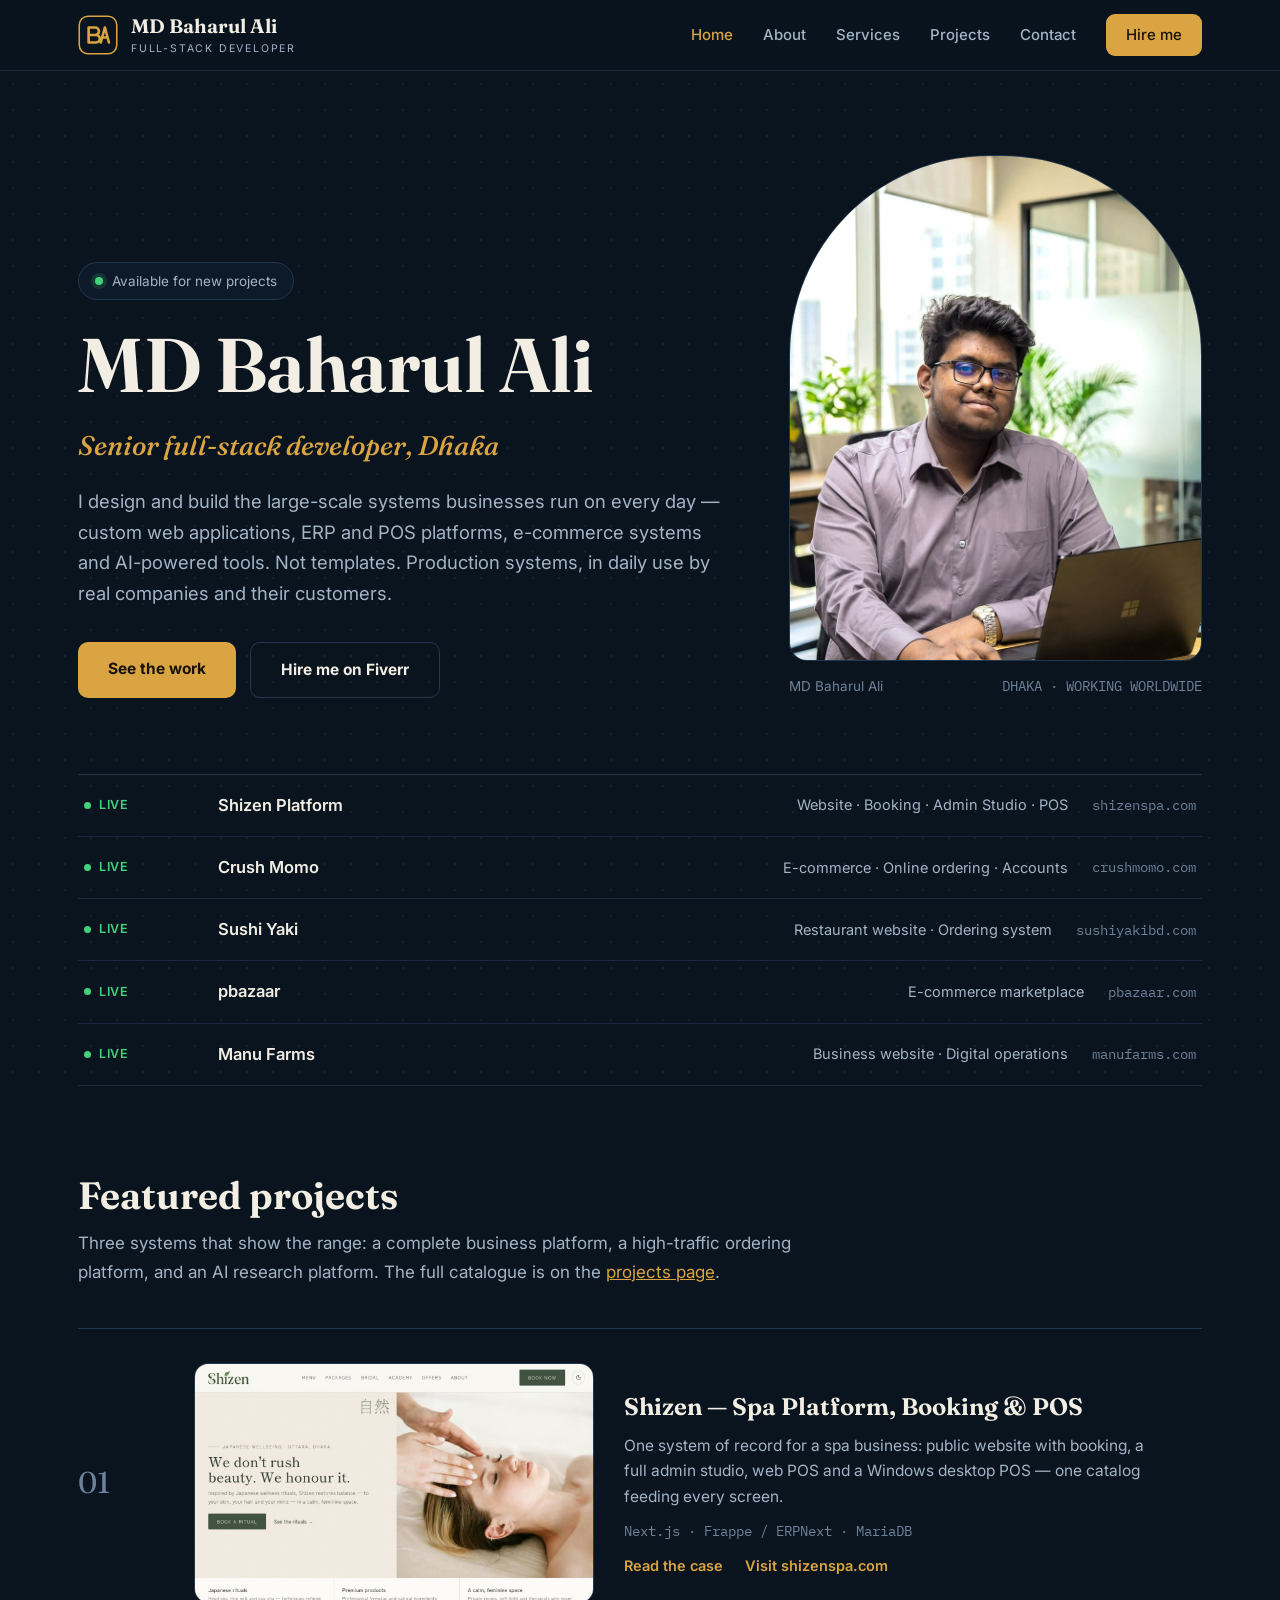
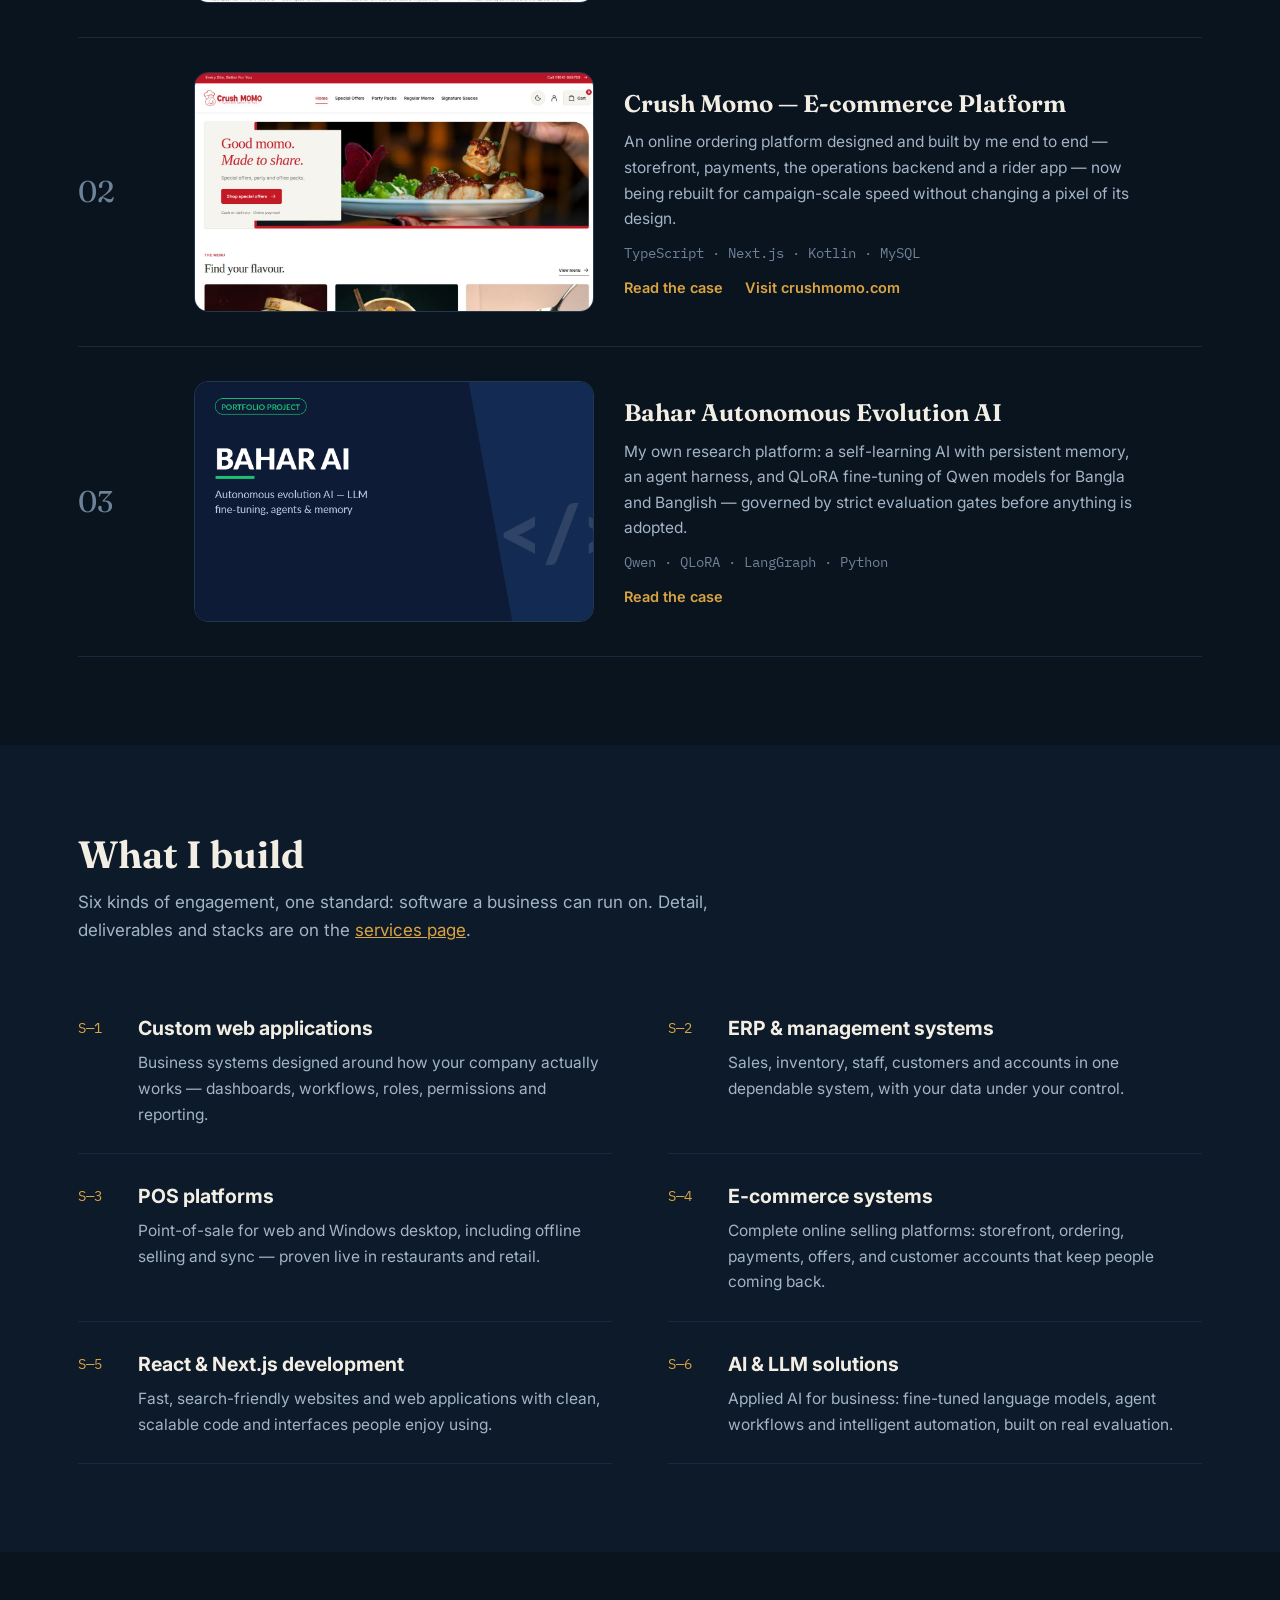
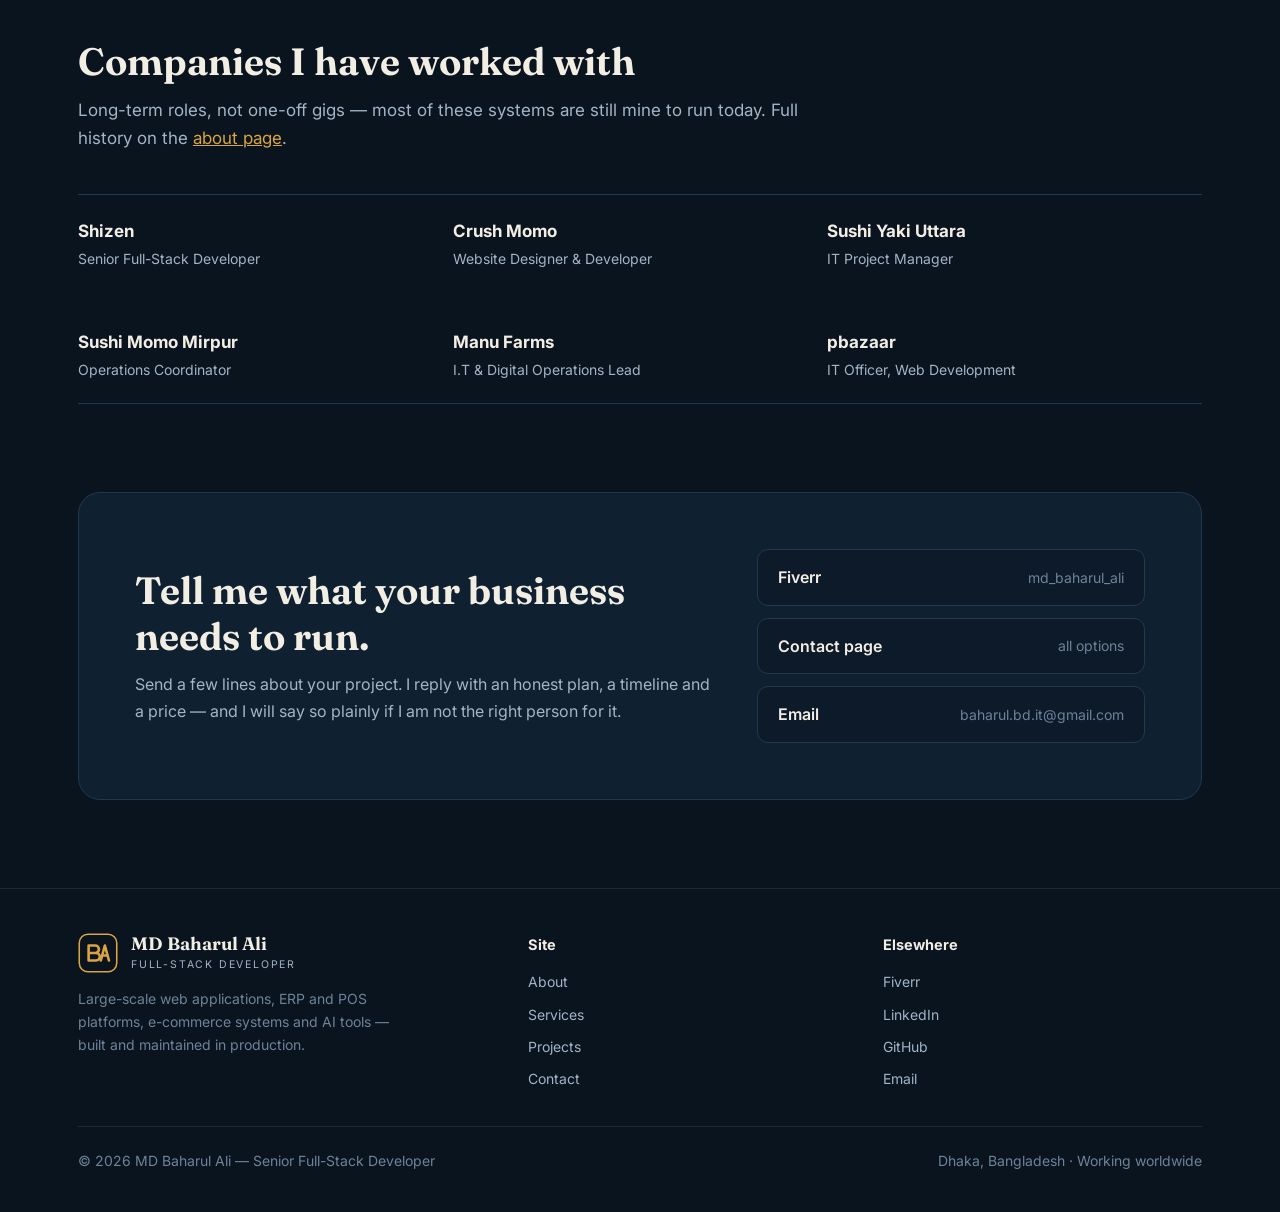
<file: index.html>
<!DOCTYPE html>
<html lang="en">
<head>
<meta charset="UTF-8">
<meta name="viewport" content="width=device-width, initial-scale=1.0">
<title>MD Baharul Ali — Senior Full-Stack Developer</title>
<meta name="description" content="Senior full-stack developer in Dhaka building large-scale web applications, ERP &amp; POS platforms, e-commerce systems and AI-powered tools.">
<link rel="icon" type="image/svg+xml" href="assets/favicon.svg">
<link rel="preconnect" href="https://fonts.googleapis.com">
<link rel="preconnect" href="https://fonts.gstatic.com" crossorigin>
<link href="https://fonts.googleapis.com/css2?family=Fraunces:ital,opsz,wght@0,9..144,500;0,9..144,650;1,9..144,500&family=Inter:wght@400;500;600;700&family=IBM+Plex+Mono:wght@400;500&display=swap" rel="stylesheet">
<link rel="stylesheet" href="assets/style.css">
</head>
<body>
<header class="site">
  <div class="wrap nav">
    <a class="brand" href="index.html">
      <img src="assets/favicon.svg" alt="BA monogram">
      <span class="bt"><b>MD Baharul Ali</b><span>Full-Stack Developer</span></span>
    </a>
    <input type="checkbox" id="navtoggle" aria-label="Toggle navigation">
    <label class="burger" for="navtoggle" aria-hidden="true"><span></span><span></span><span></span></label>
    <nav><a href="index.html" aria-current="page">Home</a><a href="about.html">About</a><a href="services.html">Services</a><a href="projects.html">Projects</a><a href="contact.html">Contact</a><a class="hire" href="contact.html">Hire me</a></nav>
  </div>
</header>

<div class="hero" id="top">
  <div class="wrap">
    <div class="hero-grid">
      <div>
        <div class="avail rise"><span class="dot"></span> Available for new projects</div>
        <h1 class="rise d1">MD Baharul Ali</h1>
        <div class="role rise d2">Senior full-stack developer, Dhaka</div>
        <p class="lead rise d2">I design and build the large-scale systems businesses run on every day — custom web applications, ERP and POS platforms, e-commerce systems and AI-powered tools. Not templates. Production systems, in daily use by real companies and their customers.</p>
        <div class="cta rise d3">
          <a class="btn" href="projects.html">See the work</a>
          <a class="btn line" href="https://www.fiverr.com/md_baharul_ali" target="_blank" rel="noopener">Hire me on Fiverr</a>
        </div>
      </div>
      <div class="photo rise d2">
        <img src="assets/profile.jpg" alt="MD Baharul Ali at his desk with a laptop">
        <div class="cap"><span>MD Baharul Ali</span><span class="mono">DHAKA · WORKING WORLDWIDE</span></div>
      </div>
    </div>
    <div class="board rise d4" aria-label="Production systems">
<div class="board-row"><span class="st">LIVE</span><span class="sys">Shizen Platform</span><span class="what">Website · Booking · Admin Studio · POS</span><span class="dom mono">shizenspa.com</span></div>
<div class="board-row"><span class="st">LIVE</span><span class="sys">Crush Momo</span><span class="what">E-commerce · Online ordering · Accounts</span><span class="dom mono">crushmomo.com</span></div>
<div class="board-row"><span class="st">LIVE</span><span class="sys">Sushi Yaki</span><span class="what">Restaurant website · Ordering system</span><span class="dom mono">sushiyakibd.com</span></div>
<div class="board-row"><span class="st">LIVE</span><span class="sys">pbazaar</span><span class="what">E-commerce marketplace</span><span class="dom mono">pbazaar.com</span></div>
<div class="board-row"><span class="st">LIVE</span><span class="sys">Manu Farms</span><span class="what">Business website · Digital operations</span><span class="dom mono">manufarms.com</span></div>
    </div>
  </div>
</div>

<section>
  <div class="wrap">
    <div class="sec-head">
      <h2>Featured projects</h2>
      <p>Three systems that show the range: a complete business platform, a high-traffic ordering platform, and an AI research platform. The full catalogue is on the <a href="projects.html">projects page</a>.</p>
    </div>
    <article class="proj"><div class="idx">01</div><img src="assets/projects/site-shizen.jpg" alt="Shizen website homepage"><div><h3 class="serif"><a href="projects/shizen.html">Shizen — Spa Platform, Booking &amp; POS</a></h3><p>One system of record for a spa business: public website with booking, a full admin studio, web POS and a Windows desktop POS — one catalog feeding every screen.</p><div class="stack mono">Next.js · Frappe / ERPNext · MariaDB</div><a class="visit" href="projects/shizen.html">Read the case</a><a class="visit" href="https://shizenspa.com" target="_blank" rel="noopener">Visit shizenspa.com</a></div></article>
    <article class="proj"><div class="idx">02</div><img src="assets/projects/site-crushmomo.jpg" alt="Crush Momo storefront"><div><h3 class="serif"><a href="projects/crushmomo.html">Crush Momo — E-commerce Platform</a></h3><p>An online ordering platform designed and built by me end to end — storefront, payments, the operations backend and a rider app — now being rebuilt for campaign-scale speed without changing a pixel of its design.</p><div class="stack mono">TypeScript · Next.js · Kotlin · MySQL</div><a class="visit" href="projects/crushmomo.html">Read the case</a><a class="visit" href="https://crushmomo.com" target="_blank" rel="noopener">Visit crushmomo.com</a></div></article>
    <article class="proj"><div class="idx">03</div><img src="assets/projects/portfolio-ai.png" alt="Bahar Autonomous Evolution AI poster"><div><h3 class="serif"><a href="projects/bahar-ai.html">Bahar Autonomous Evolution AI</a></h3><p>My own research platform: a self-learning AI with persistent memory, an agent harness, and QLoRA fine-tuning of Qwen models for Bangla and Banglish — governed by strict evaluation gates before anything is adopted.</p><div class="stack mono">Qwen · QLoRA · LangGraph · Python</div><a class="visit" href="projects/bahar-ai.html">Read the case</a></div></article>
  </div>
</section>

<section style="background:var(--ink2)">
  <div class="wrap">
    <div class="sec-head">
      <h2>What I build</h2>
      <p>Six kinds of engagement, one standard: software a business can run on. Detail, deliverables and stacks are on the <a href="services.html">services page</a>.</p>
    </div>
    <div class="svc">
      <div class="svc-item"><span class="n">S—1</span><div><h3><a href="services.html#web-apps">Custom web applications</a></h3><p>Business systems designed around how your company actually works — dashboards, workflows, roles, permissions and reporting.</p></div></div>
      <div class="svc-item"><span class="n">S—2</span><div><h3><a href="services.html#erp">ERP &amp; management systems</a></h3><p>Sales, inventory, staff, customers and accounts in one dependable system, with your data under your control.</p></div></div>
      <div class="svc-item"><span class="n">S—3</span><div><h3><a href="services.html#pos">POS platforms</a></h3><p>Point-of-sale for web and Windows desktop, including offline selling and sync — proven live in restaurants and retail.</p></div></div>
      <div class="svc-item"><span class="n">S—4</span><div><h3><a href="services.html#ecommerce">E-commerce systems</a></h3><p>Complete online selling platforms: storefront, ordering, payments, offers, and customer accounts that keep people coming back.</p></div></div>
      <div class="svc-item"><span class="n">S—5</span><div><h3><a href="services.html#react">React &amp; Next.js development</a></h3><p>Fast, search-friendly websites and web applications with clean, scalable code and interfaces people enjoy using.</p></div></div>
      <div class="svc-item"><span class="n">S—6</span><div><h3><a href="services.html#ai">AI &amp; LLM solutions</a></h3><p>Applied AI for business: fine-tuned language models, agent workflows and intelligent automation, built on real evaluation.</p></div></div>
    </div>
  </div>
</section>

<section>
  <div class="wrap">
    <div class="sec-head">
      <h2>Companies I have worked with</h2>
      <p>Long-term roles, not one-off gigs — most of these systems are still mine to run today. Full history on the <a href="about.html">about page</a>.</p>
    </div>
    <div class="strip">
      <div><b>Shizen</b><span>Senior Full-Stack Developer</span></div>
      <div><b>Crush Momo</b><span>Website Designer &amp; Developer</span></div>
      <div><b>Sushi Yaki Uttara</b><span>IT Project Manager</span></div>
      <div><b>Sushi Momo Mirpur</b><span>Operations Coordinator</span></div>
      <div><b>Manu Farms</b><span>I.T &amp; Digital Operations Lead</span></div>
      <div><b>pbazaar</b><span>IT Officer, Web Development</span></div>
    </div>
  </div>
</section>

<section style="padding-top:0">
  <div class="wrap">
    <div class="contact">
      <div>
        <h2 class="serif">Tell me what your business needs to run.</h2>
        <p>Send a few lines about your project. I reply with an honest plan, a timeline and a price — and I will say so plainly if I am not the right person for it.</p>
      </div>
      <div class="links">
        <a href="https://www.fiverr.com/md_baharul_ali" target="_blank" rel="noopener">Fiverr <span>md_baharul_ali</span></a>
        <a href="contact.html">Contact page <span>all options</span></a>
        <a href="mailto:baharul.bd.it@gmail.com">Email <span>baharul.bd.it@gmail.com</span></a>
      </div>
    </div>
  </div>
</section>

<footer class="site">
  <div class="wrap">
    <div class="foot">
      <div>
        <a class="brand" href="index.html">
          <img src="assets/favicon.svg" alt="BA monogram">
          <span class="bt"><b>MD Baharul Ali</b><span>Full-Stack Developer</span></span>
        </a>
        <p>Large-scale web applications, ERP and POS platforms, e-commerce systems and AI tools — built and maintained in production.</p>
      </div>
      <div>
        <h4>Site</h4>
        <ul>
          <li><a href="about.html">About</a></li>
          <li><a href="services.html">Services</a></li>
          <li><a href="projects.html">Projects</a></li>
          <li><a href="contact.html">Contact</a></li>
        </ul>
      </div>
      <div>
        <h4>Elsewhere</h4>
        <ul>
          <li><a href="https://www.fiverr.com/md_baharul_ali" target="_blank" rel="noopener">Fiverr</a></li>
          <li><a href="https://www.linkedin.com/in/md-baharul-ali-831b712b6/" target="_blank" rel="noopener">LinkedIn</a></li>
          <li><a href="https://github.com/mrbahar666" target="_blank" rel="noopener">GitHub</a></li>
          <li><a href="mailto:baharul.bd.it@gmail.com">Email</a></li>
        </ul>
      </div>
    </div>
    <div class="foot-base"><span>© 2026 MD Baharul Ali — Senior Full-Stack Developer</span><span>Dhaka, Bangladesh · Working worldwide</span></div>
  </div>
</footer>
</body>
</html>
</file>
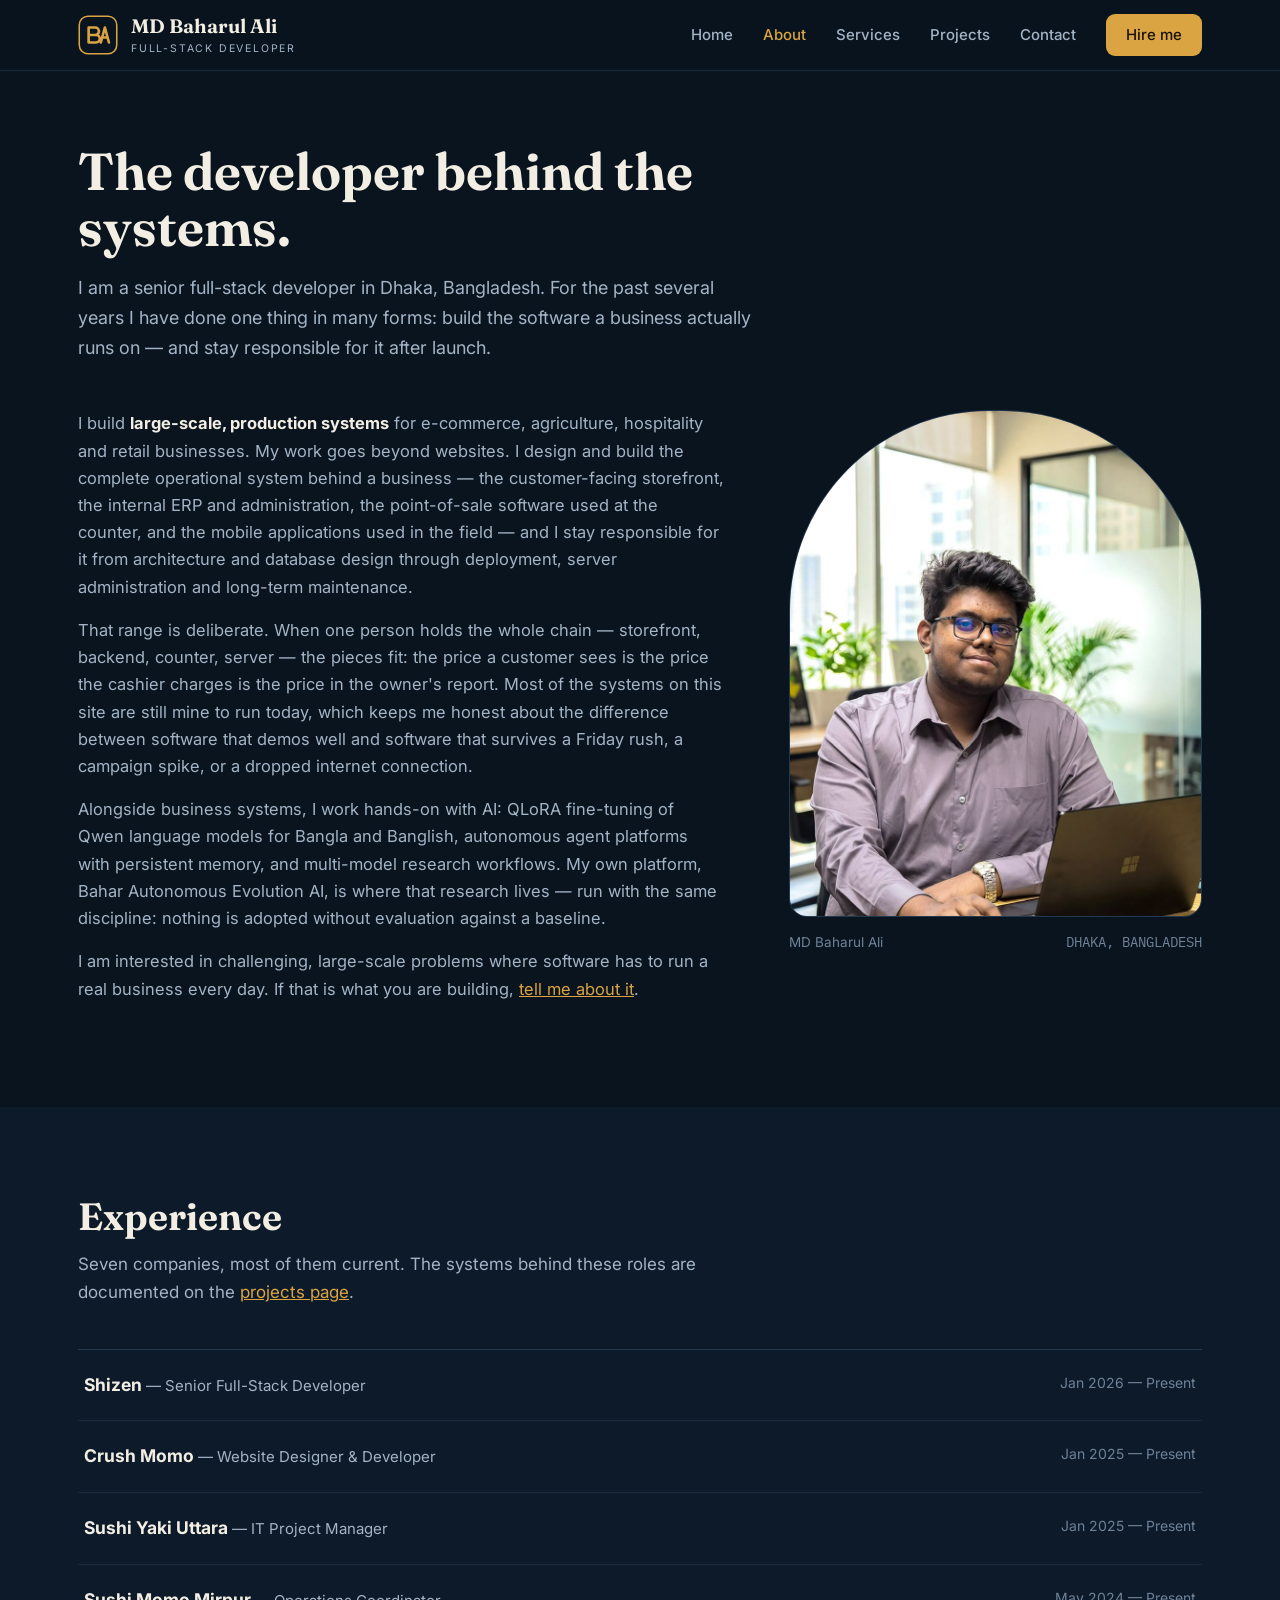
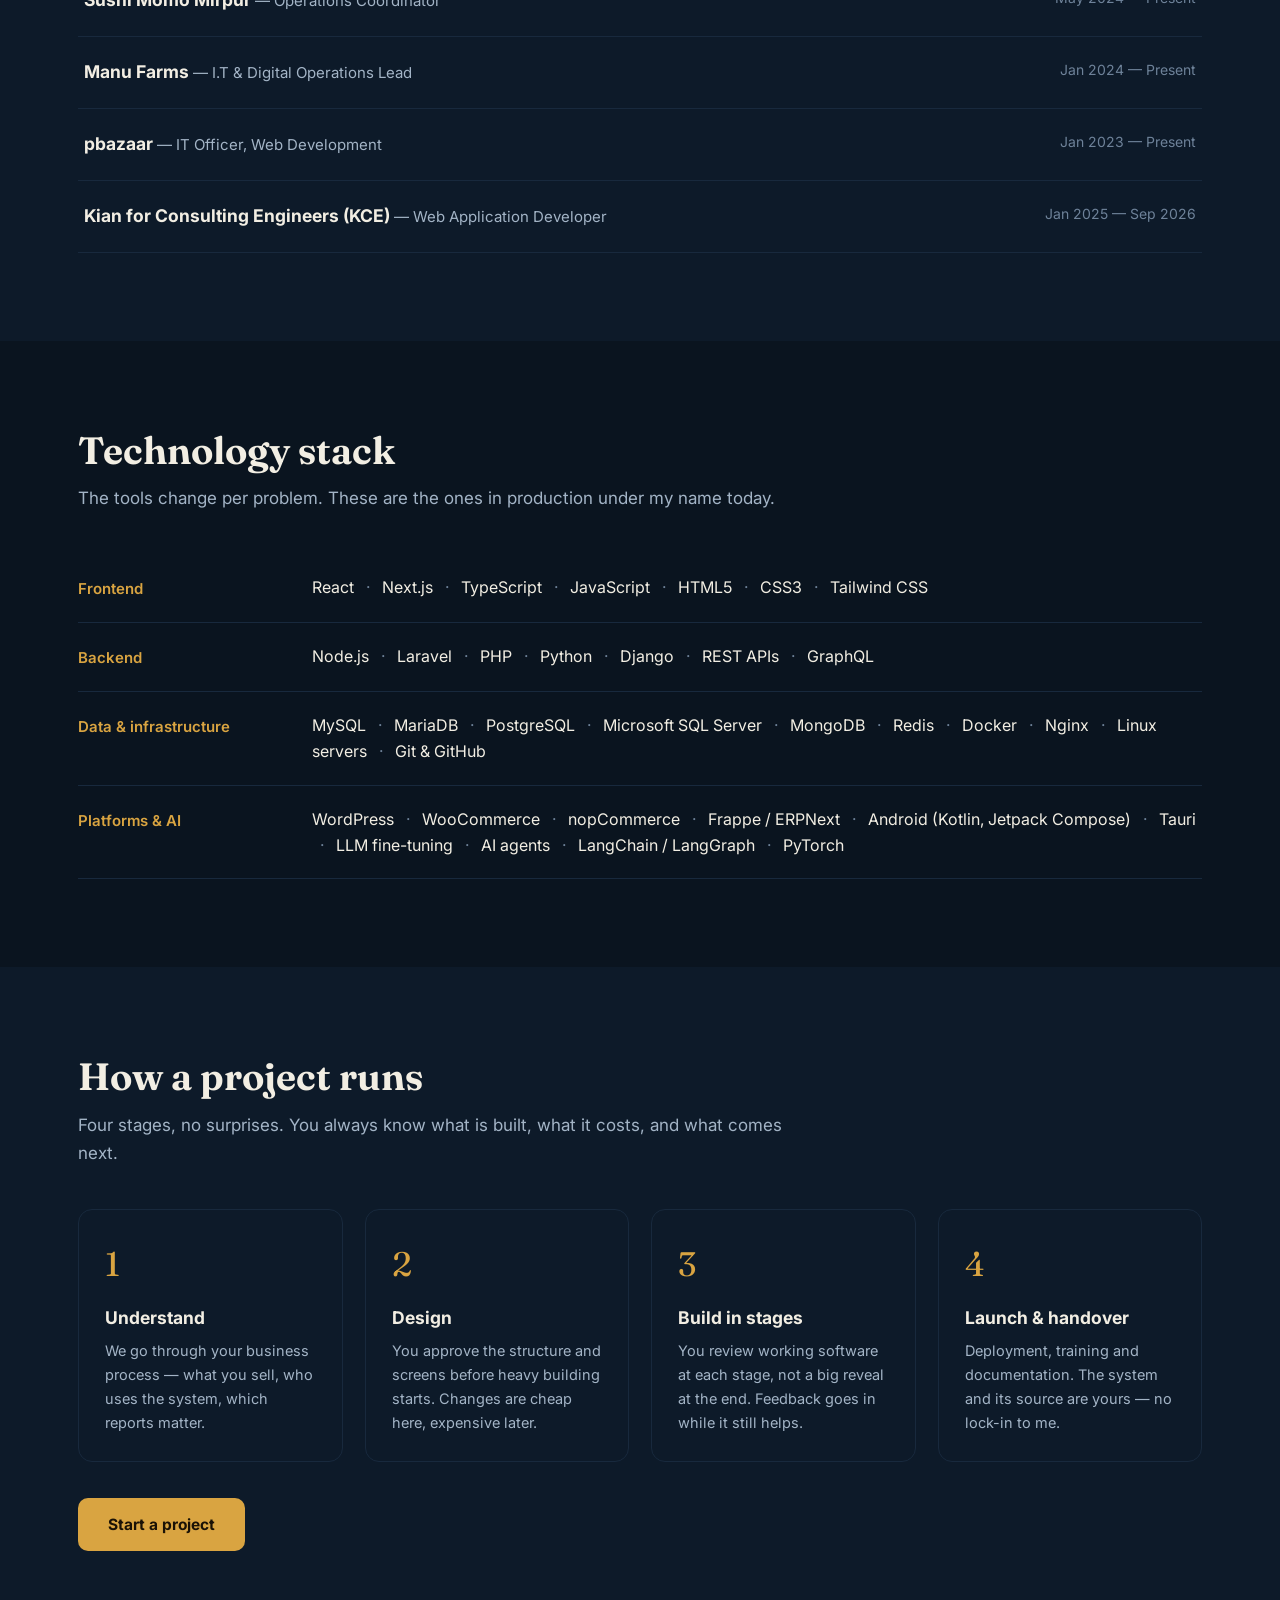
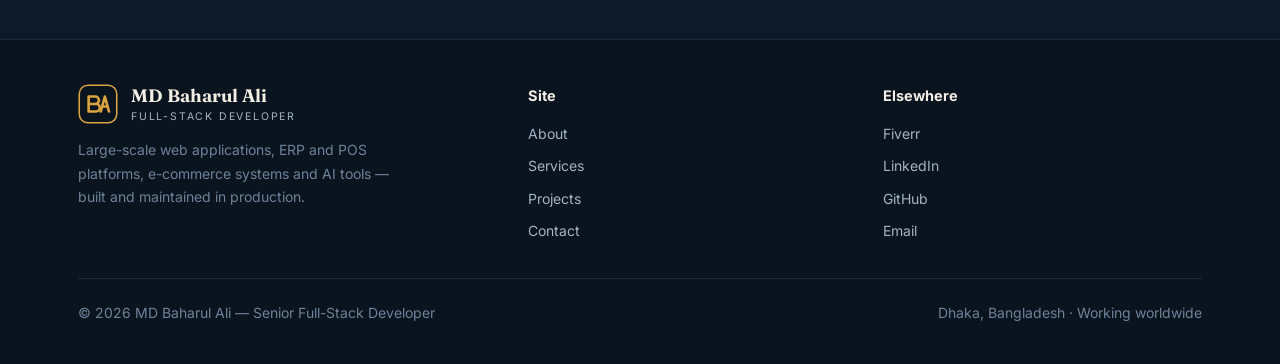
<file: about.html>
<!DOCTYPE html>
<html lang="en">
<head>
<meta charset="UTF-8">
<meta name="viewport" content="width=device-width, initial-scale=1.0">
<title>About — MD Baharul Ali</title>
<meta name="description" content="About MD Baharul Ali: senior full-stack developer in Dhaka building production systems for e-commerce, agriculture, hospitality and retail businesses.">
<link rel="icon" type="image/svg+xml" href="assets/favicon.svg">
<link rel="preconnect" href="https://fonts.googleapis.com">
<link rel="preconnect" href="https://fonts.gstatic.com" crossorigin>
<link href="https://fonts.googleapis.com/css2?family=Fraunces:ital,opsz,wght@0,9..144,500;0,9..144,650;1,9..144,500&family=Inter:wght@400;500;600;700&family=IBM+Plex+Mono:wght@400;500&display=swap" rel="stylesheet">
<link rel="stylesheet" href="assets/style.css">
</head>
<body>
<header class="site">
  <div class="wrap nav">
    <a class="brand" href="index.html">
      <img src="assets/favicon.svg" alt="BA monogram">
      <span class="bt"><b>MD Baharul Ali</b><span>Full-Stack Developer</span></span>
    </a>
    <input type="checkbox" id="navtoggle" aria-label="Toggle navigation">
    <label class="burger" for="navtoggle" aria-hidden="true"><span></span><span></span><span></span></label>
    <nav><a href="index.html">Home</a><a href="about.html" aria-current="page">About</a><a href="services.html">Services</a><a href="projects.html">Projects</a><a href="contact.html">Contact</a><a class="hire" href="contact.html">Hire me</a></nav>
  </div>
</header>

<div class="wrap pagehead">
  <h1>The developer behind the systems.</h1>
  <p>I am a senior full-stack developer in Dhaka, Bangladesh. For the past several years I have done one thing in many forms: build the software a business actually runs on — and stay responsible for it after launch.</p>
</div>

<section style="padding-top:40px">
  <div class="wrap">
    <div class="hero-grid" style="align-items:start">
      <div class="prose">
        <p>I build <b>large-scale, production systems</b> for e-commerce, agriculture, hospitality and retail businesses. My work goes beyond websites. I design and build the complete operational system behind a business — the customer-facing storefront, the internal ERP and administration, the point-of-sale software used at the counter, and the mobile applications used in the field — and I stay responsible for it from architecture and database design through deployment, server administration and long-term maintenance.</p>
        <p>That range is deliberate. When one person holds the whole chain — storefront, backend, counter, server — the pieces fit: the price a customer sees is the price the cashier charges is the price in the owner's report. Most of the systems on this site are still mine to run today, which keeps me honest about the difference between software that demos well and software that survives a Friday rush, a campaign spike, or a dropped internet connection.</p>
        <p>Alongside business systems, I work hands-on with AI: QLoRA fine-tuning of Qwen language models for Bangla and Banglish, autonomous agent platforms with persistent memory, and multi-model research workflows. My own platform, Bahar Autonomous Evolution AI, is where that research lives — run with the same discipline: nothing is adopted without evaluation against a baseline.</p>
        <p>I am interested in challenging, large-scale problems where software has to run a real business every day. If that is what you are building, <a href="contact.html">tell me about it</a>.</p>
      </div>
      <div class="photo">
        <img src="assets/profile.jpg" alt="MD Baharul Ali at his desk with a laptop">
        <div class="cap"><span>MD Baharul Ali</span><span class="mono">DHAKA, BANGLADESH</span></div>
      </div>
    </div>
  </div>
</section>

<section style="background:var(--ink2)">
  <div class="wrap">
    <div class="sec-head"><h2>Experience</h2><p>Seven companies, most of them current. The systems behind these roles are documented on the <a href="projects.html">projects page</a>.</p></div>
    <div class="ledger">
<div class="lrow"><div><b>Shizen</b> <span class="r">— Senior Full-Stack Developer</span></div><span class="w">Jan 2026 — Present</span></div>
<div class="lrow"><div><b>Crush Momo</b> <span class="r">— Website Designer & Developer</span></div><span class="w">Jan 2025 — Present</span></div>
<div class="lrow"><div><b>Sushi Yaki Uttara</b> <span class="r">— IT Project Manager</span></div><span class="w">Jan 2025 — Present</span></div>
<div class="lrow"><div><b>Sushi Momo Mirpur</b> <span class="r">— Operations Coordinator</span></div><span class="w">May 2024 — Present</span></div>
<div class="lrow"><div><b>Manu Farms</b> <span class="r">— I.T & Digital Operations Lead</span></div><span class="w">Jan 2024 — Present</span></div>
<div class="lrow"><div><b>pbazaar</b> <span class="r">— IT Officer, Web Development</span></div><span class="w">Jan 2023 — Present</span></div>
<div class="lrow"><div><b>Kian for Consulting Engineers (KCE)</b> <span class="r">— Web Application Developer</span></div><span class="w">Jan 2025 — Sep 2026</span></div>
    </div>
  </div>
</section>

<section>
  <div class="wrap">
    <div class="sec-head"><h2>Technology stack</h2><p>The tools change per problem. These are the ones in production under my name today.</p></div>
    <div class="skrow"><h3>Frontend</h3><p>React <span>·</span> Next.js <span>·</span> TypeScript <span>·</span> JavaScript <span>·</span> HTML5 <span>·</span> CSS3 <span>·</span> Tailwind CSS</p></div>
    <div class="skrow"><h3>Backend</h3><p>Node.js <span>·</span> Laravel <span>·</span> PHP <span>·</span> Python <span>·</span> Django <span>·</span> REST APIs <span>·</span> GraphQL</p></div>
    <div class="skrow"><h3>Data &amp; infrastructure</h3><p>MySQL <span>·</span> MariaDB <span>·</span> PostgreSQL <span>·</span> Microsoft SQL Server <span>·</span> MongoDB <span>·</span> Redis <span>·</span> Docker <span>·</span> Nginx <span>·</span> Linux servers <span>·</span> Git &amp; GitHub</p></div>
    <div class="skrow"><h3>Platforms &amp; AI</h3><p>WordPress <span>·</span> WooCommerce <span>·</span> nopCommerce <span>·</span> Frappe / ERPNext <span>·</span> Android (Kotlin, Jetpack Compose) <span>·</span> Tauri <span>·</span> LLM fine-tuning <span>·</span> AI agents <span>·</span> LangChain / LangGraph <span>·</span> PyTorch</p></div>
  </div>
</section>

<section style="background:var(--ink2)">
  <div class="wrap">
    <div class="sec-head"><h2>How a project runs</h2><p>Four stages, no surprises. You always know what is built, what it costs, and what comes next.</p></div>
    <div class="steps">
      <div class="step"><span class="n">1</span><h3>Understand</h3><p>We go through your business process — what you sell, who uses the system, which reports matter.</p></div>
      <div class="step"><span class="n">2</span><h3>Design</h3><p>You approve the structure and screens before heavy building starts. Changes are cheap here, expensive later.</p></div>
      <div class="step"><span class="n">3</span><h3>Build in stages</h3><p>You review working software at each stage, not a big reveal at the end. Feedback goes in while it still helps.</p></div>
      <div class="step"><span class="n">4</span><h3>Launch &amp; handover</h3><p>Deployment, training and documentation. The system and its source are yours — no lock-in to me.</p></div>
    </div>
    <p style="margin-top:36px"><a class="btn" href="contact.html">Start a project</a></p>
  </div>
</section>

<footer class="site">
  <div class="wrap">
    <div class="foot">
      <div>
        <a class="brand" href="index.html">
          <img src="assets/favicon.svg" alt="BA monogram">
          <span class="bt"><b>MD Baharul Ali</b><span>Full-Stack Developer</span></span>
        </a>
        <p>Large-scale web applications, ERP and POS platforms, e-commerce systems and AI tools — built and maintained in production.</p>
      </div>
      <div>
        <h4>Site</h4>
        <ul>
          <li><a href="about.html">About</a></li>
          <li><a href="services.html">Services</a></li>
          <li><a href="projects.html">Projects</a></li>
          <li><a href="contact.html">Contact</a></li>
        </ul>
      </div>
      <div>
        <h4>Elsewhere</h4>
        <ul>
          <li><a href="https://www.fiverr.com/md_baharul_ali" target="_blank" rel="noopener">Fiverr</a></li>
          <li><a href="https://www.linkedin.com/in/md-baharul-ali-831b712b6/" target="_blank" rel="noopener">LinkedIn</a></li>
          <li><a href="https://github.com/mrbahar666" target="_blank" rel="noopener">GitHub</a></li>
          <li><a href="mailto:baharul.bd.it@gmail.com">Email</a></li>
        </ul>
      </div>
    </div>
    <div class="foot-base"><span>© 2026 MD Baharul Ali — Senior Full-Stack Developer</span><span>Dhaka, Bangladesh · Working worldwide</span></div>
  </div>
</footer>
</body>
</html>
</file>
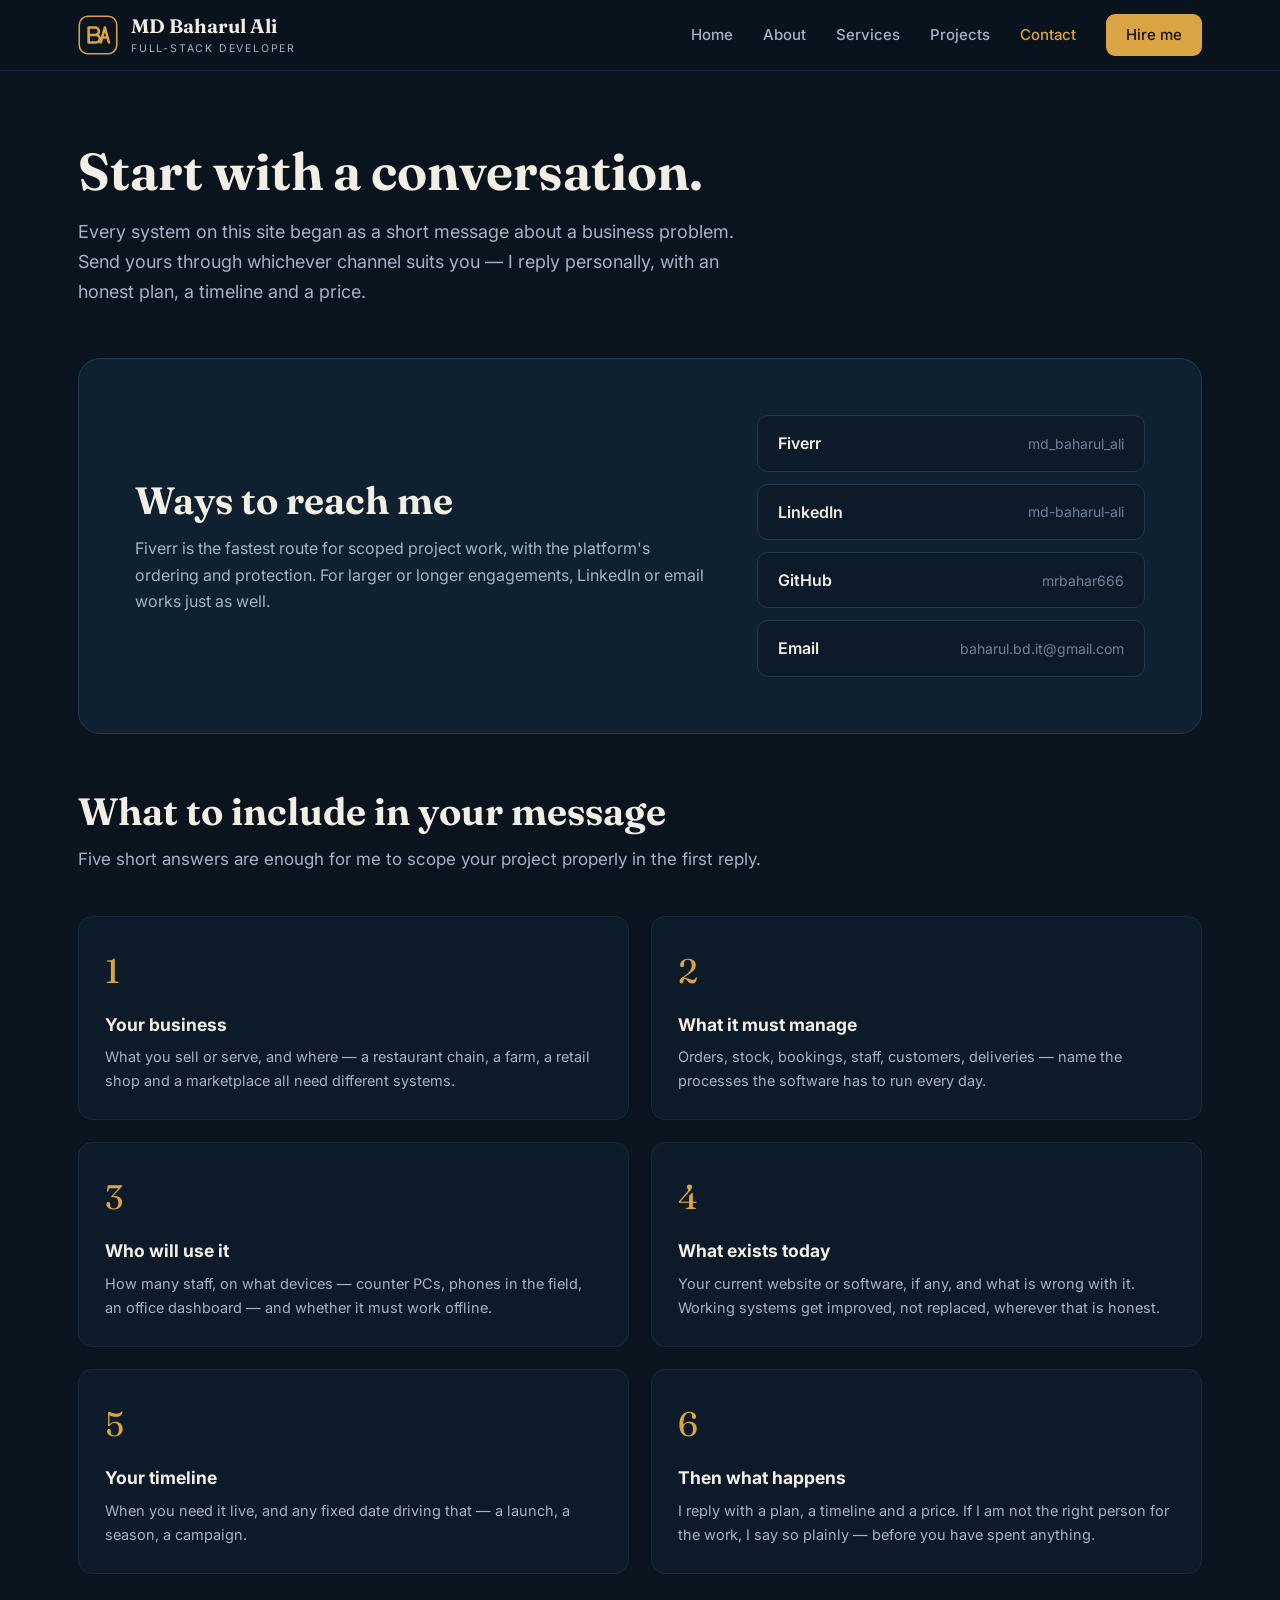
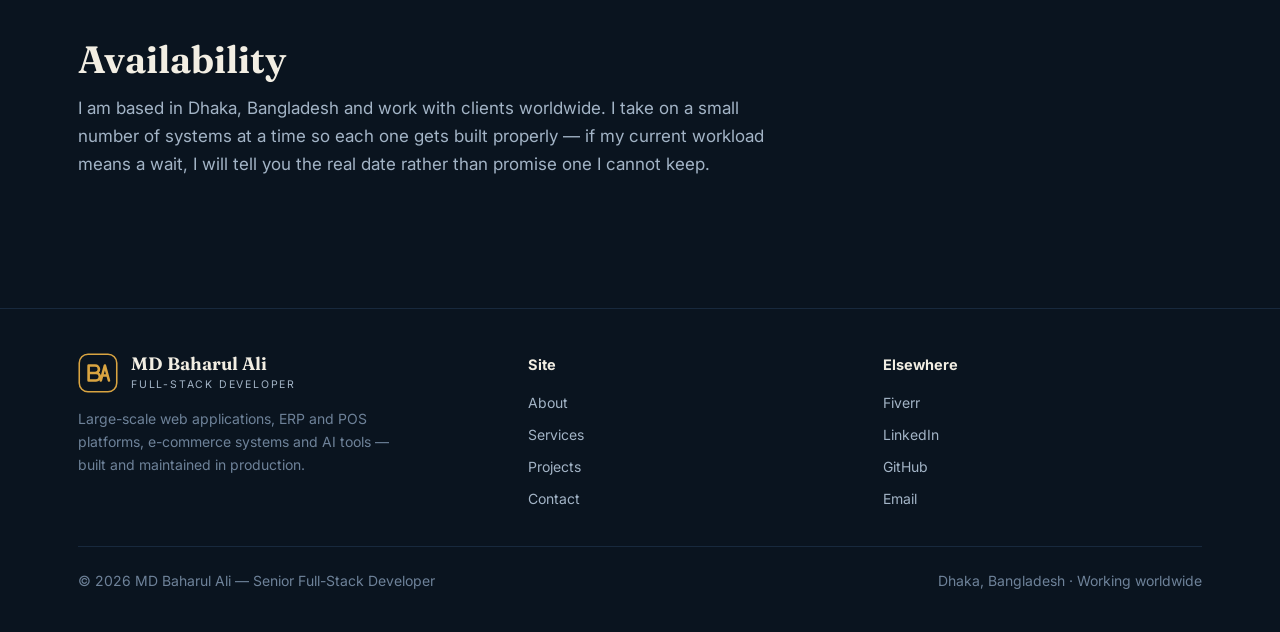
<file: contact.html>
<!DOCTYPE html>
<html lang="en">
<head>
<meta charset="UTF-8">
<meta name="viewport" content="width=device-width, initial-scale=1.0">
<title>Contact — MD Baharul Ali</title>
<meta name="description" content="Contact MD Baharul Ali for custom web applications, ERP and POS platforms, e-commerce systems and AI projects. Fiverr, LinkedIn, GitHub, email.">
<link rel="icon" type="image/svg+xml" href="assets/favicon.svg">
<link rel="preconnect" href="https://fonts.googleapis.com">
<link rel="preconnect" href="https://fonts.gstatic.com" crossorigin>
<link href="https://fonts.googleapis.com/css2?family=Fraunces:ital,opsz,wght@0,9..144,500;0,9..144,650;1,9..144,500&family=Inter:wght@400;500;600;700&family=IBM+Plex+Mono:wght@400;500&display=swap" rel="stylesheet">
<link rel="stylesheet" href="assets/style.css">
</head>
<body>
<header class="site">
  <div class="wrap nav">
    <a class="brand" href="index.html">
      <img src="assets/favicon.svg" alt="BA monogram">
      <span class="bt"><b>MD Baharul Ali</b><span>Full-Stack Developer</span></span>
    </a>
    <input type="checkbox" id="navtoggle" aria-label="Toggle navigation">
    <label class="burger" for="navtoggle" aria-hidden="true"><span></span><span></span><span></span></label>
    <nav><a href="index.html">Home</a><a href="about.html">About</a><a href="services.html">Services</a><a href="projects.html">Projects</a><a href="contact.html" aria-current="page">Contact</a><a class="hire" href="contact.html">Hire me</a></nav>
  </div>
</header>

<div class="wrap pagehead">
  <h1>Start with a conversation.</h1>
  <p>Every system on this site began as a short message about a business problem. Send yours through whichever channel suits you — I reply personally, with an honest plan, a timeline and a price.</p>
</div>

<section style="padding-top:44px">
  <div class="wrap">
    <div class="contact" style="margin-bottom:56px">
      <div>
        <h2 class="serif">Ways to reach me</h2>
        <p>Fiverr is the fastest route for scoped project work, with the platform's ordering and protection. For larger or longer engagements, LinkedIn or email works just as well.</p>
      </div>
      <div class="links">
        <a href="https://www.fiverr.com/md_baharul_ali" target="_blank" rel="noopener">Fiverr <span>md_baharul_ali</span></a>
        <a href="https://www.linkedin.com/in/md-baharul-ali-831b712b6/" target="_blank" rel="noopener">LinkedIn <span>md-baharul-ali</span></a>
        <a href="https://github.com/mrbahar666" target="_blank" rel="noopener">GitHub <span>mrbahar666</span></a>
        <a href="mailto:baharul.bd.it@gmail.com">Email <span>baharul.bd.it@gmail.com</span></a>
      </div>
    </div>

    <div class="sec-head"><h2>What to include in your message</h2><p>Five short answers are enough for me to scope your project properly in the first reply.</p></div>
    <div class="steps two">
      <div class="step"><span class="n">1</span><h3>Your business</h3><p>What you sell or serve, and where — a restaurant chain, a farm, a retail shop and a marketplace all need different systems.</p></div>
      <div class="step"><span class="n">2</span><h3>What it must manage</h3><p>Orders, stock, bookings, staff, customers, deliveries — name the processes the software has to run every day.</p></div>
      <div class="step"><span class="n">3</span><h3>Who will use it</h3><p>How many staff, on what devices — counter PCs, phones in the field, an office dashboard — and whether it must work offline.</p></div>
      <div class="step"><span class="n">4</span><h3>What exists today</h3><p>Your current website or software, if any, and what is wrong with it. Working systems get improved, not replaced, wherever that is honest.</p></div>
      <div class="step"><span class="n">5</span><h3>Your timeline</h3><p>When you need it live, and any fixed date driving that — a launch, a season, a campaign.</p></div>
      <div class="step"><span class="n">6</span><h3>Then what happens</h3><p>I reply with a plan, a timeline and a price. If I am not the right person for the work, I say so plainly — before you have spent anything.</p></div>
    </div>

    <div class="sec-head" style="margin-top:64px"><h2>Availability</h2><p>I am based in Dhaka, Bangladesh and work with clients worldwide. I take on a small number of systems at a time so each one gets built properly — if my current workload means a wait, I will tell you the real date rather than promise one I cannot keep.</p></div>
  </div>
</section>

<footer class="site">
  <div class="wrap">
    <div class="foot">
      <div>
        <a class="brand" href="index.html">
          <img src="assets/favicon.svg" alt="BA monogram">
          <span class="bt"><b>MD Baharul Ali</b><span>Full-Stack Developer</span></span>
        </a>
        <p>Large-scale web applications, ERP and POS platforms, e-commerce systems and AI tools — built and maintained in production.</p>
      </div>
      <div>
        <h4>Site</h4>
        <ul>
          <li><a href="about.html">About</a></li>
          <li><a href="services.html">Services</a></li>
          <li><a href="projects.html">Projects</a></li>
          <li><a href="contact.html">Contact</a></li>
        </ul>
      </div>
      <div>
        <h4>Elsewhere</h4>
        <ul>
          <li><a href="https://www.fiverr.com/md_baharul_ali" target="_blank" rel="noopener">Fiverr</a></li>
          <li><a href="https://www.linkedin.com/in/md-baharul-ali-831b712b6/" target="_blank" rel="noopener">LinkedIn</a></li>
          <li><a href="https://github.com/mrbahar666" target="_blank" rel="noopener">GitHub</a></li>
          <li><a href="mailto:baharul.bd.it@gmail.com">Email</a></li>
        </ul>
      </div>
    </div>
    <div class="foot-base"><span>© 2026 MD Baharul Ali — Senior Full-Stack Developer</span><span>Dhaka, Bangladesh · Working worldwide</span></div>
  </div>
</footer>
</body>
</html>
</file>
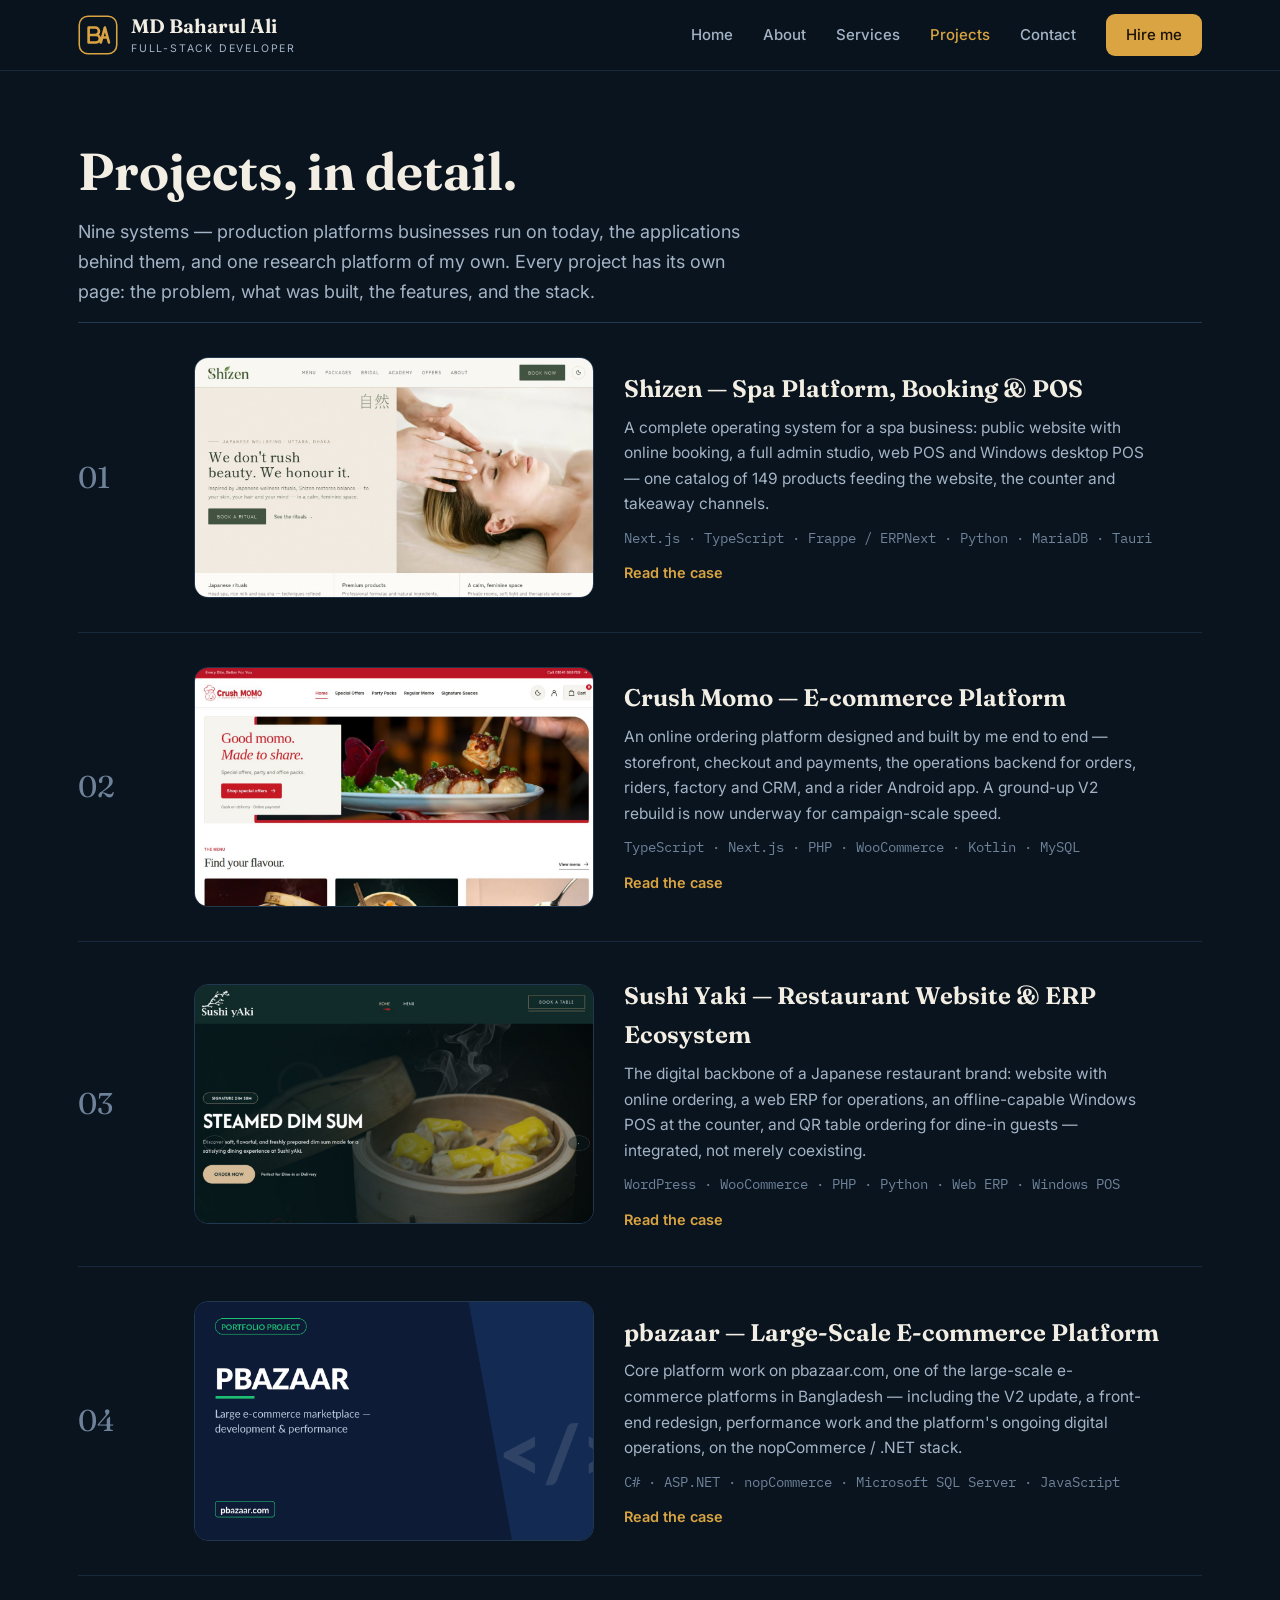
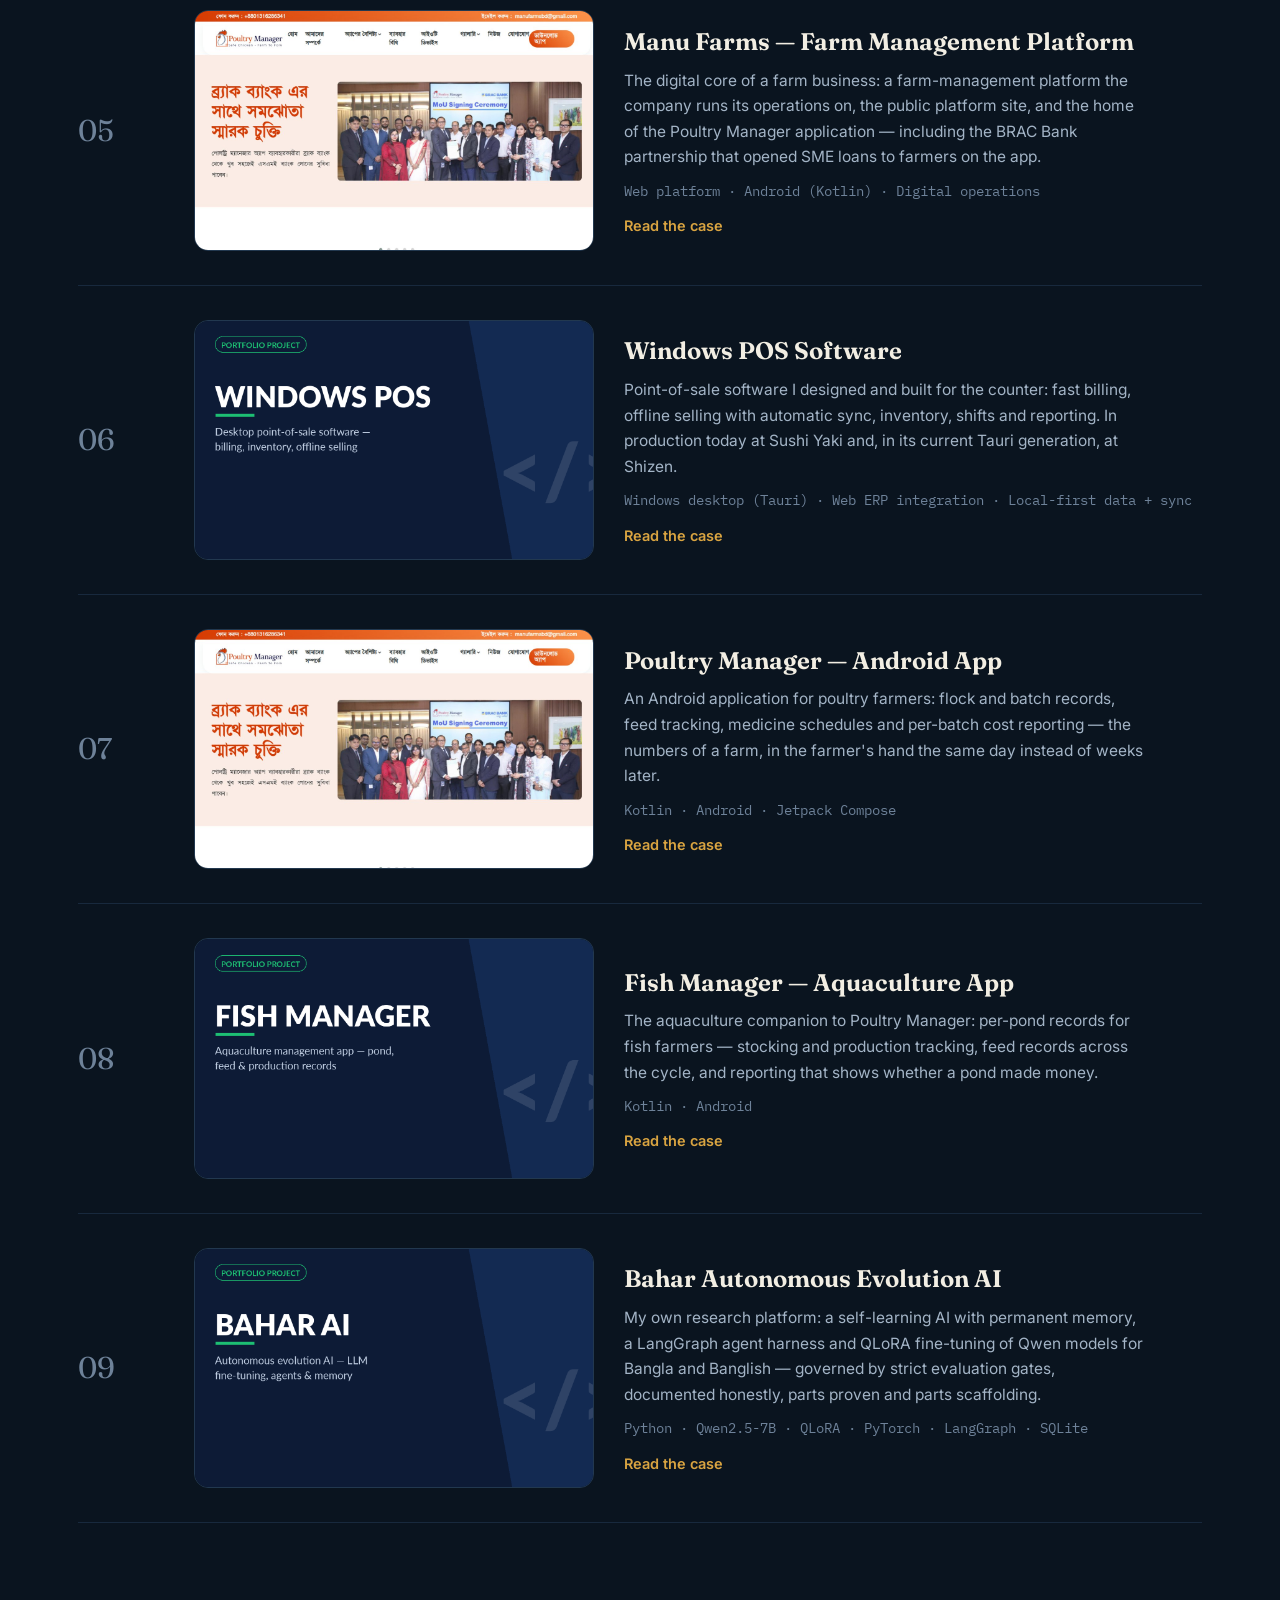
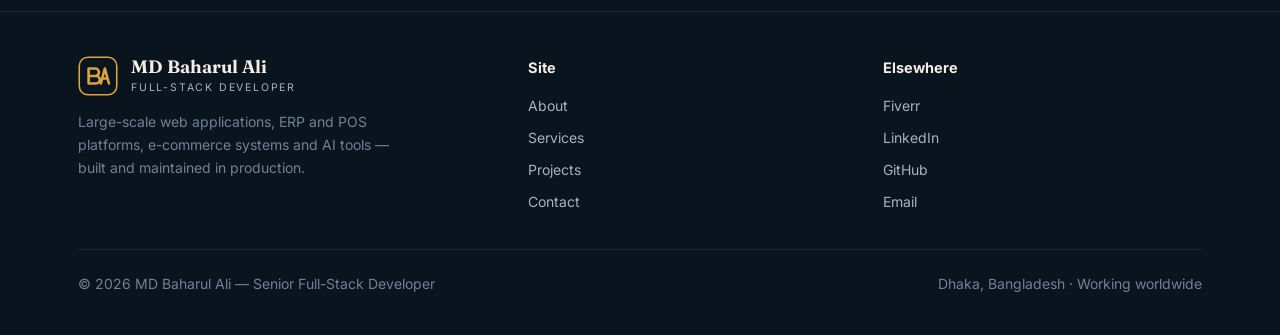
<file: projects.html>
<!DOCTYPE html>
<html lang="en">
<head>
<meta charset="UTF-8">
<meta name="viewport" content="width=device-width, initial-scale=1.0">
<title>Projects — MD Baharul Ali</title>
<meta name="description" content="Nine production systems in detail: spa platform &amp; POS, e-commerce platforms, restaurant ERP, farm management, Android apps and an AI research platform.">
<link rel="icon" type="image/svg+xml" href="assets/favicon.svg">
<link rel="preconnect" href="https://fonts.googleapis.com">
<link rel="preconnect" href="https://fonts.gstatic.com" crossorigin>
<link href="https://fonts.googleapis.com/css2?family=Fraunces:ital,opsz,wght@0,9..144,500;0,9..144,650;1,9..144,500&family=Inter:wght@400;500;600;700&family=IBM+Plex+Mono:wght@400;500&display=swap" rel="stylesheet">
<link rel="stylesheet" href="assets/style.css">
</head>
<body>
<header class="site">
  <div class="wrap nav">
    <a class="brand" href="index.html">
      <img src="assets/favicon.svg" alt="BA monogram">
      <span class="bt"><b>MD Baharul Ali</b><span>Full-Stack Developer</span></span>
    </a>
    <input type="checkbox" id="navtoggle" aria-label="Toggle navigation">
    <label class="burger" for="navtoggle" aria-hidden="true"><span></span><span></span><span></span></label>
    <nav><a href="index.html">Home</a><a href="about.html">About</a><a href="services.html">Services</a><a href="projects.html" aria-current="page">Projects</a><a href="contact.html">Contact</a><a class="hire" href="contact.html">Hire me</a></nav>
  </div>
</header>

<div class="wrap pagehead">
  <h1>Projects, in detail.</h1>
  <p>Nine systems — production platforms businesses run on today, the applications behind them, and one research platform of my own. Every project has its own page: the problem, what was built, the features, and the stack.</p>
</div>
<section style="padding-top:8px"><div class="wrap">
    <article class="proj"><div class="idx">01</div><a href="projects/shizen.html"><img src="assets/projects/site-shizen.jpg" alt="Shizen website homepage" loading="lazy"></a><div><h3 class="serif"><a href="projects/shizen.html">Shizen — Spa Platform, Booking & POS</a></h3><p>A complete operating system for a spa business: public website with online booking, a full admin studio, web POS and Windows desktop POS — one catalog of 149 products feeding the website, the counter and takeaway channels.</p><div class="stack mono">Next.js · TypeScript · Frappe / ERPNext · Python · MariaDB · Tauri</div><a class="visit" href="projects/shizen.html">Read the case</a></div></article>
    <article class="proj"><div class="idx">02</div><a href="projects/crushmomo.html"><img src="assets/projects/site-crushmomo.jpg" alt="Crush Momo storefront homepage" loading="lazy"></a><div><h3 class="serif"><a href="projects/crushmomo.html">Crush Momo — E-commerce Platform</a></h3><p>An online ordering platform designed and built by me end to end — storefront, checkout and payments, the operations backend for orders, riders, factory and CRM, and a rider Android app. A ground-up V2 rebuild is now underway for campaign-scale speed.</p><div class="stack mono">TypeScript · Next.js · PHP · WooCommerce · Kotlin · MySQL</div><a class="visit" href="projects/crushmomo.html">Read the case</a></div></article>
    <article class="proj"><div class="idx">03</div><a href="projects/sushiyaki.html"><img src="assets/projects/site-sushiyaki.jpg" alt="Sushi Yaki restaurant website" loading="lazy"></a><div><h3 class="serif"><a href="projects/sushiyaki.html">Sushi Yaki — Restaurant Website & ERP Ecosystem</a></h3><p>The digital backbone of a Japanese restaurant brand: website with online ordering, a web ERP for operations, an offline-capable Windows POS at the counter, and QR table ordering for dine-in guests — integrated, not merely coexisting.</p><div class="stack mono">WordPress · WooCommerce · PHP · Python · Web ERP · Windows POS</div><a class="visit" href="projects/sushiyaki.html">Read the case</a></div></article>
    <article class="proj"><div class="idx">04</div><a href="projects/pbazaar.html"><img src="assets/projects/portfolio-pbazaar.png" alt="pbazaar e-commerce platform poster" loading="lazy"></a><div><h3 class="serif"><a href="projects/pbazaar.html">pbazaar — Large-Scale E-commerce Platform</a></h3><p>Core platform work on pbazaar.com, one of the large-scale e-commerce platforms in Bangladesh — including the V2 update, a front-end redesign, performance work and the platform's ongoing digital operations, on the nopCommerce / .NET stack.</p><div class="stack mono">C# · ASP.NET · nopCommerce · Microsoft SQL Server · JavaScript</div><a class="visit" href="projects/pbazaar.html">Read the case</a></div></article>
    <article class="proj"><div class="idx">05</div><a href="projects/manufarms.html"><img src="assets/projects/site-poultry.jpg" alt="manufarms.com — the Manu Farms platform site" loading="lazy"></a><div><h3 class="serif"><a href="projects/manufarms.html">Manu Farms — Farm Management Platform</a></h3><p>The digital core of a farm business: a farm-management platform the company runs its operations on, the public platform site, and the home of the Poultry Manager application — including the BRAC Bank partnership that opened SME loans to farmers on the app.</p><div class="stack mono">Web platform · Android (Kotlin) · Digital operations</div><a class="visit" href="projects/manufarms.html">Read the case</a></div></article>
    <article class="proj"><div class="idx">06</div><a href="projects/windows-pos.html"><img src="assets/projects/portfolio-pos.png" alt="Windows POS software poster" loading="lazy"></a><div><h3 class="serif"><a href="projects/windows-pos.html">Windows POS Software</a></h3><p>Point-of-sale software I designed and built for the counter: fast billing, offline selling with automatic sync, inventory, shifts and reporting. In production today at Sushi Yaki and, in its current Tauri generation, at Shizen.</p><div class="stack mono">Windows desktop (Tauri) · Web ERP integration · Local-first data + sync</div><a class="visit" href="projects/windows-pos.html">Read the case</a></div></article>
    <article class="proj"><div class="idx">07</div><a href="projects/poultry-manager.html"><img src="assets/projects/site-poultry.jpg" alt="Poultry Manager presented on manufarms.com" loading="lazy"></a><div><h3 class="serif"><a href="projects/poultry-manager.html">Poultry Manager — Android App</a></h3><p>An Android application for poultry farmers: flock and batch records, feed tracking, medicine schedules and per-batch cost reporting — the numbers of a farm, in the farmer's hand the same day instead of weeks later.</p><div class="stack mono">Kotlin · Android · Jetpack Compose</div><a class="visit" href="projects/poultry-manager.html">Read the case</a></div></article>
    <article class="proj"><div class="idx">08</div><a href="projects/fish-manager.html"><img src="assets/projects/portfolio-fish.png" alt="Fish Manager app poster" loading="lazy"></a><div><h3 class="serif"><a href="projects/fish-manager.html">Fish Manager — Aquaculture App</a></h3><p>The aquaculture companion to Poultry Manager: per-pond records for fish farmers — stocking and production tracking, feed records across the cycle, and reporting that shows whether a pond made money.</p><div class="stack mono">Kotlin · Android</div><a class="visit" href="projects/fish-manager.html">Read the case</a></div></article>
    <article class="proj"><div class="idx">09</div><a href="projects/bahar-ai.html"><img src="assets/projects/portfolio-ai.png" alt="Bahar Autonomous Evolution AI poster" loading="lazy"></a><div><h3 class="serif"><a href="projects/bahar-ai.html">Bahar Autonomous Evolution AI</a></h3><p>My own research platform: a self-learning AI with permanent memory, a LangGraph agent harness and QLoRA fine-tuning of Qwen models for Bangla and Banglish — governed by strict evaluation gates, documented honestly, parts proven and parts scaffolding.</p><div class="stack mono">Python · Qwen2.5-7B · QLoRA · PyTorch · LangGraph · SQLite</div><a class="visit" href="projects/bahar-ai.html">Read the case</a></div></article>
</div></section>

<footer class="site">
  <div class="wrap">
    <div class="foot">
      <div>
        <a class="brand" href="index.html">
          <img src="assets/favicon.svg" alt="BA monogram">
          <span class="bt"><b>MD Baharul Ali</b><span>Full-Stack Developer</span></span>
        </a>
        <p>Large-scale web applications, ERP and POS platforms, e-commerce systems and AI tools — built and maintained in production.</p>
      </div>
      <div>
        <h4>Site</h4>
        <ul>
          <li><a href="about.html">About</a></li>
          <li><a href="services.html">Services</a></li>
          <li><a href="projects.html">Projects</a></li>
          <li><a href="contact.html">Contact</a></li>
        </ul>
      </div>
      <div>
        <h4>Elsewhere</h4>
        <ul>
          <li><a href="https://www.fiverr.com/md_baharul_ali" target="_blank" rel="noopener">Fiverr</a></li>
          <li><a href="https://www.linkedin.com/in/md-baharul-ali-831b712b6/" target="_blank" rel="noopener">LinkedIn</a></li>
          <li><a href="https://github.com/mrbahar666" target="_blank" rel="noopener">GitHub</a></li>
          <li><a href="mailto:baharul.bd.it@gmail.com">Email</a></li>
        </ul>
      </div>
    </div>
    <div class="foot-base"><span>© 2026 MD Baharul Ali — Senior Full-Stack Developer</span><span>Dhaka, Bangladesh · Working worldwide</span></div>
  </div>
</footer>
</body>
</html>
</file>
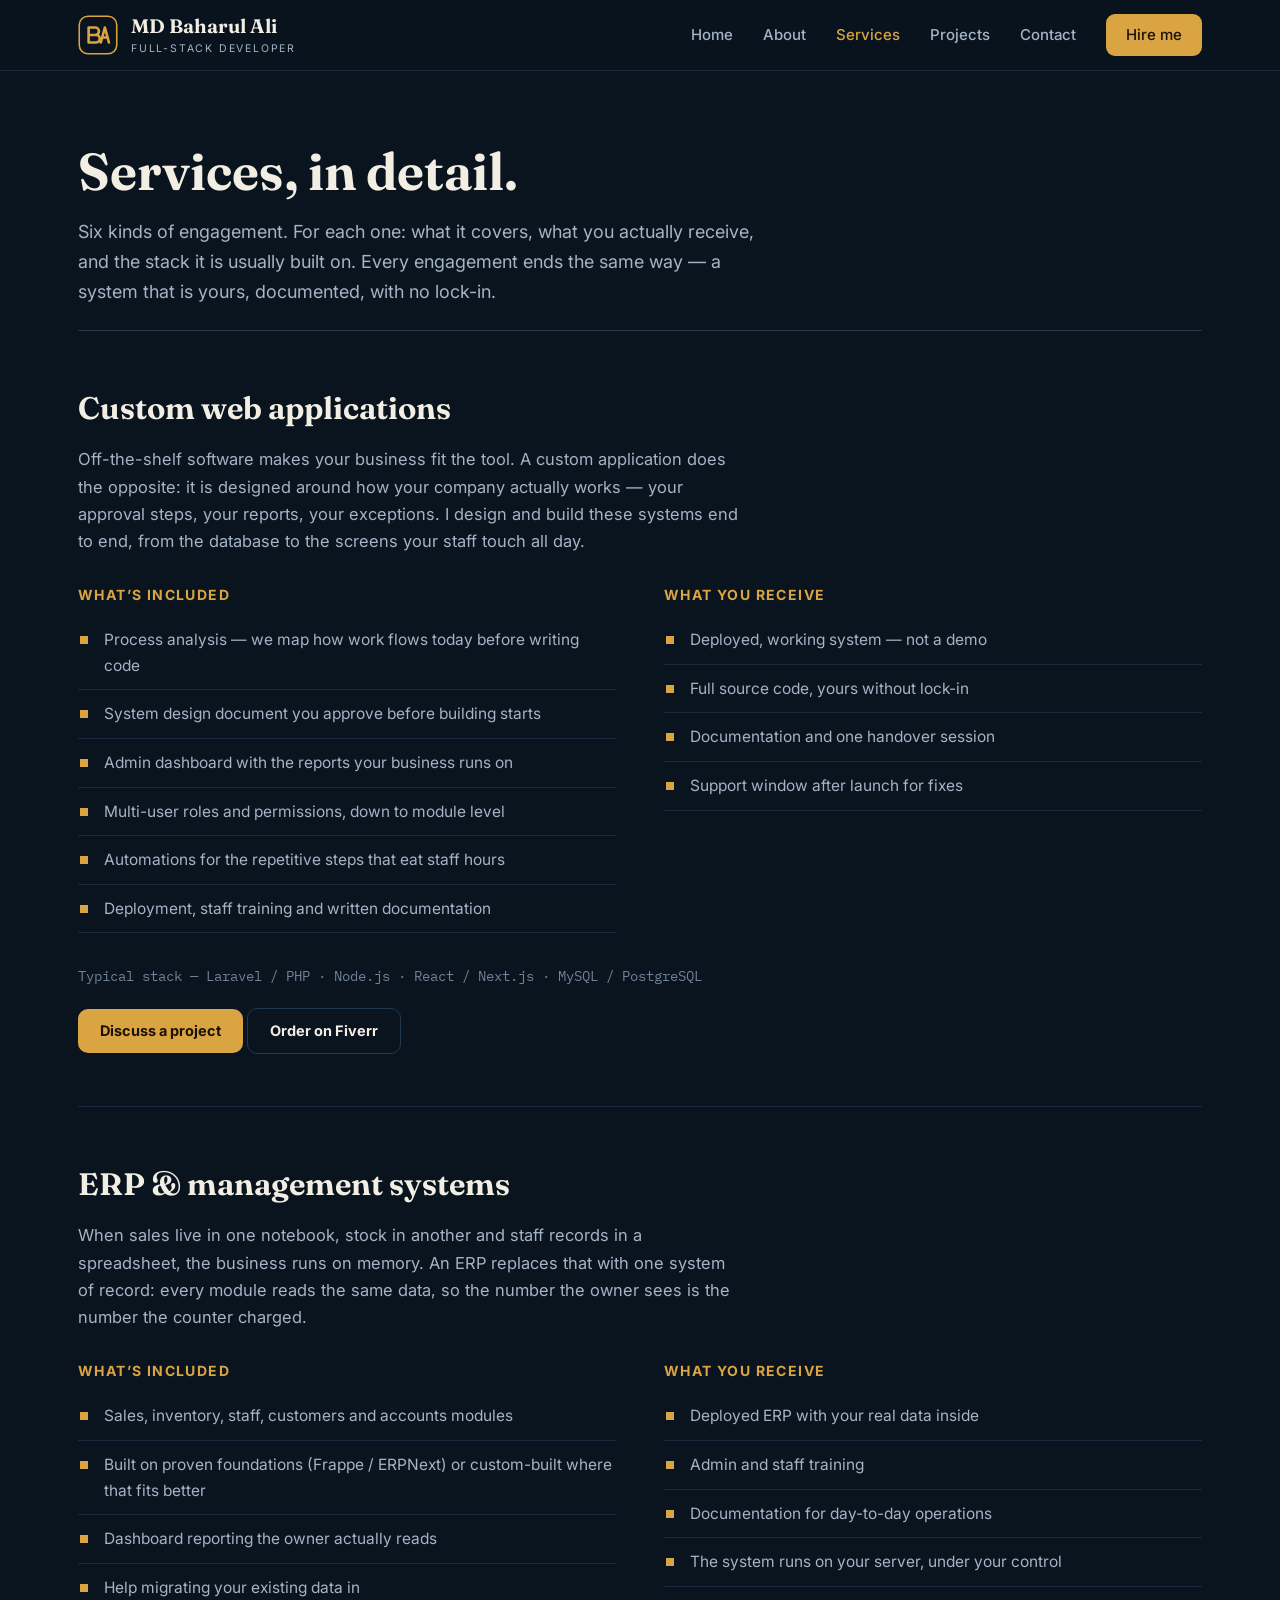
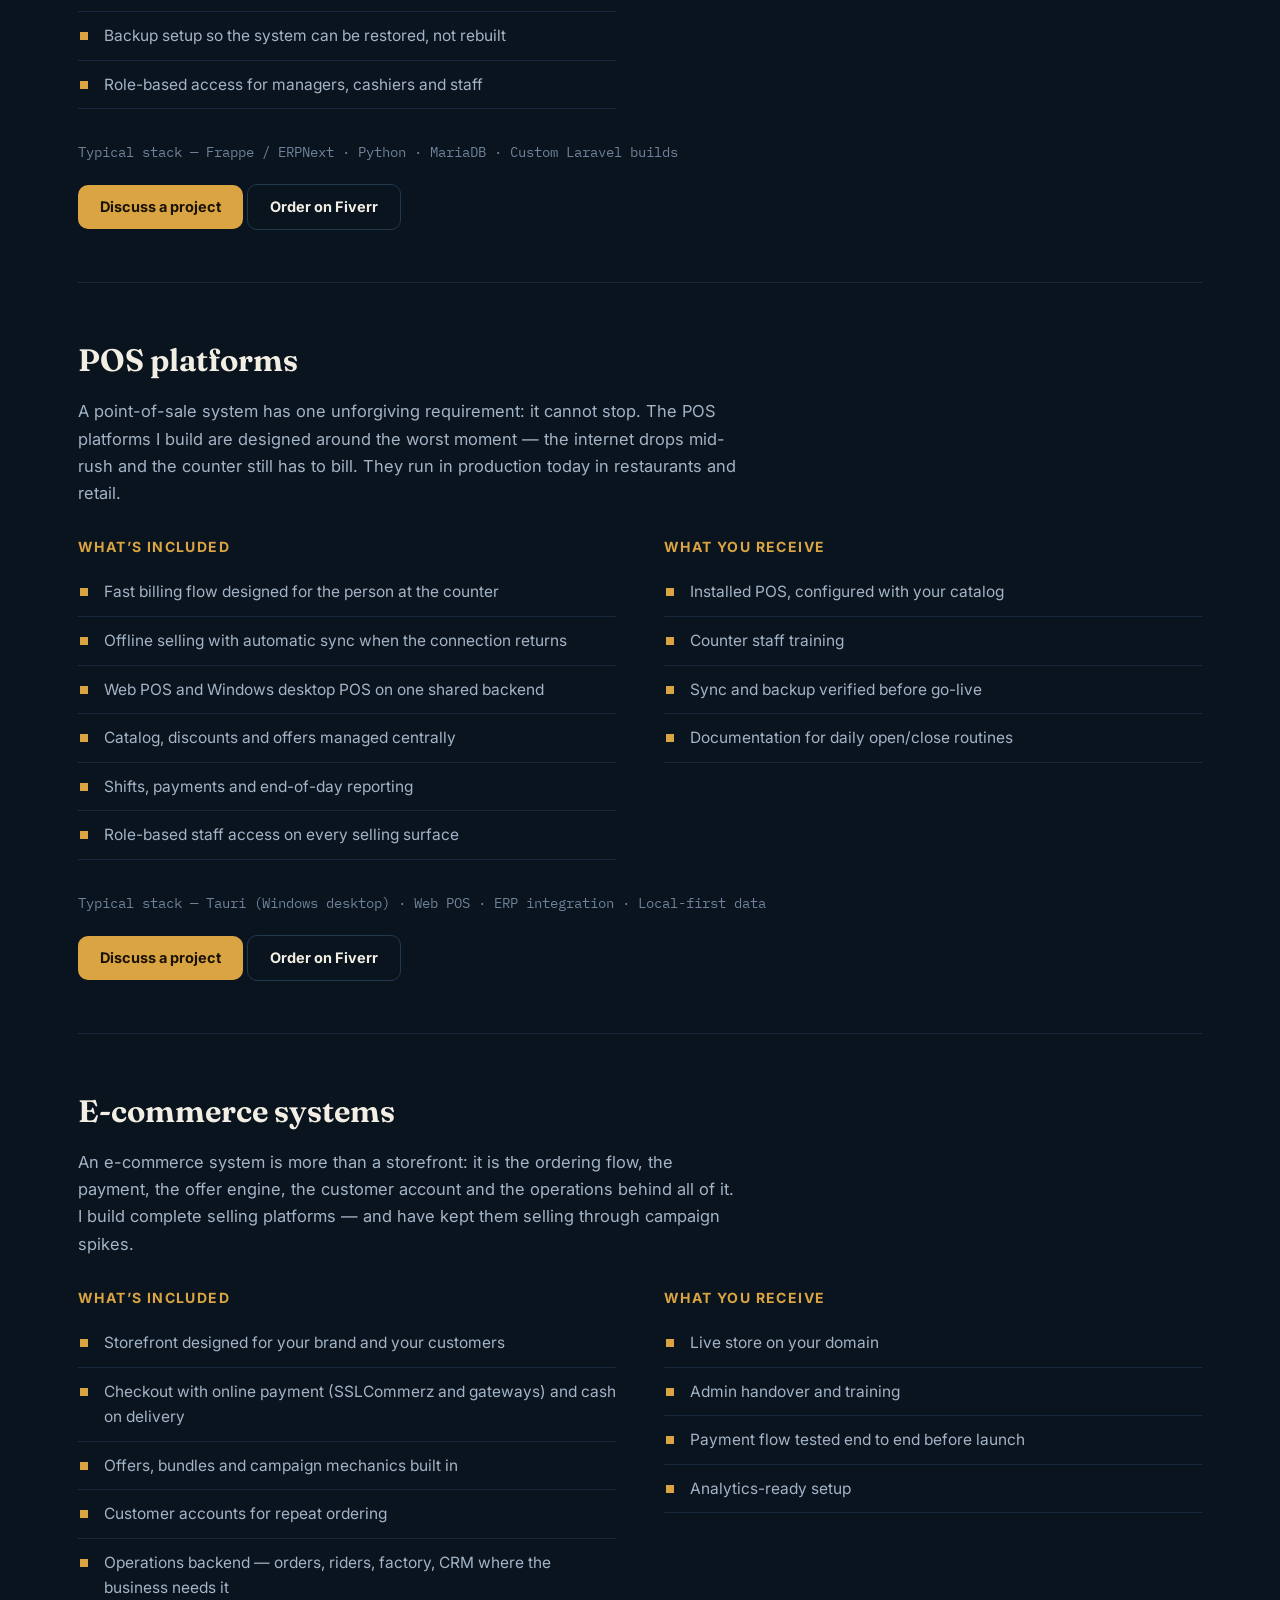
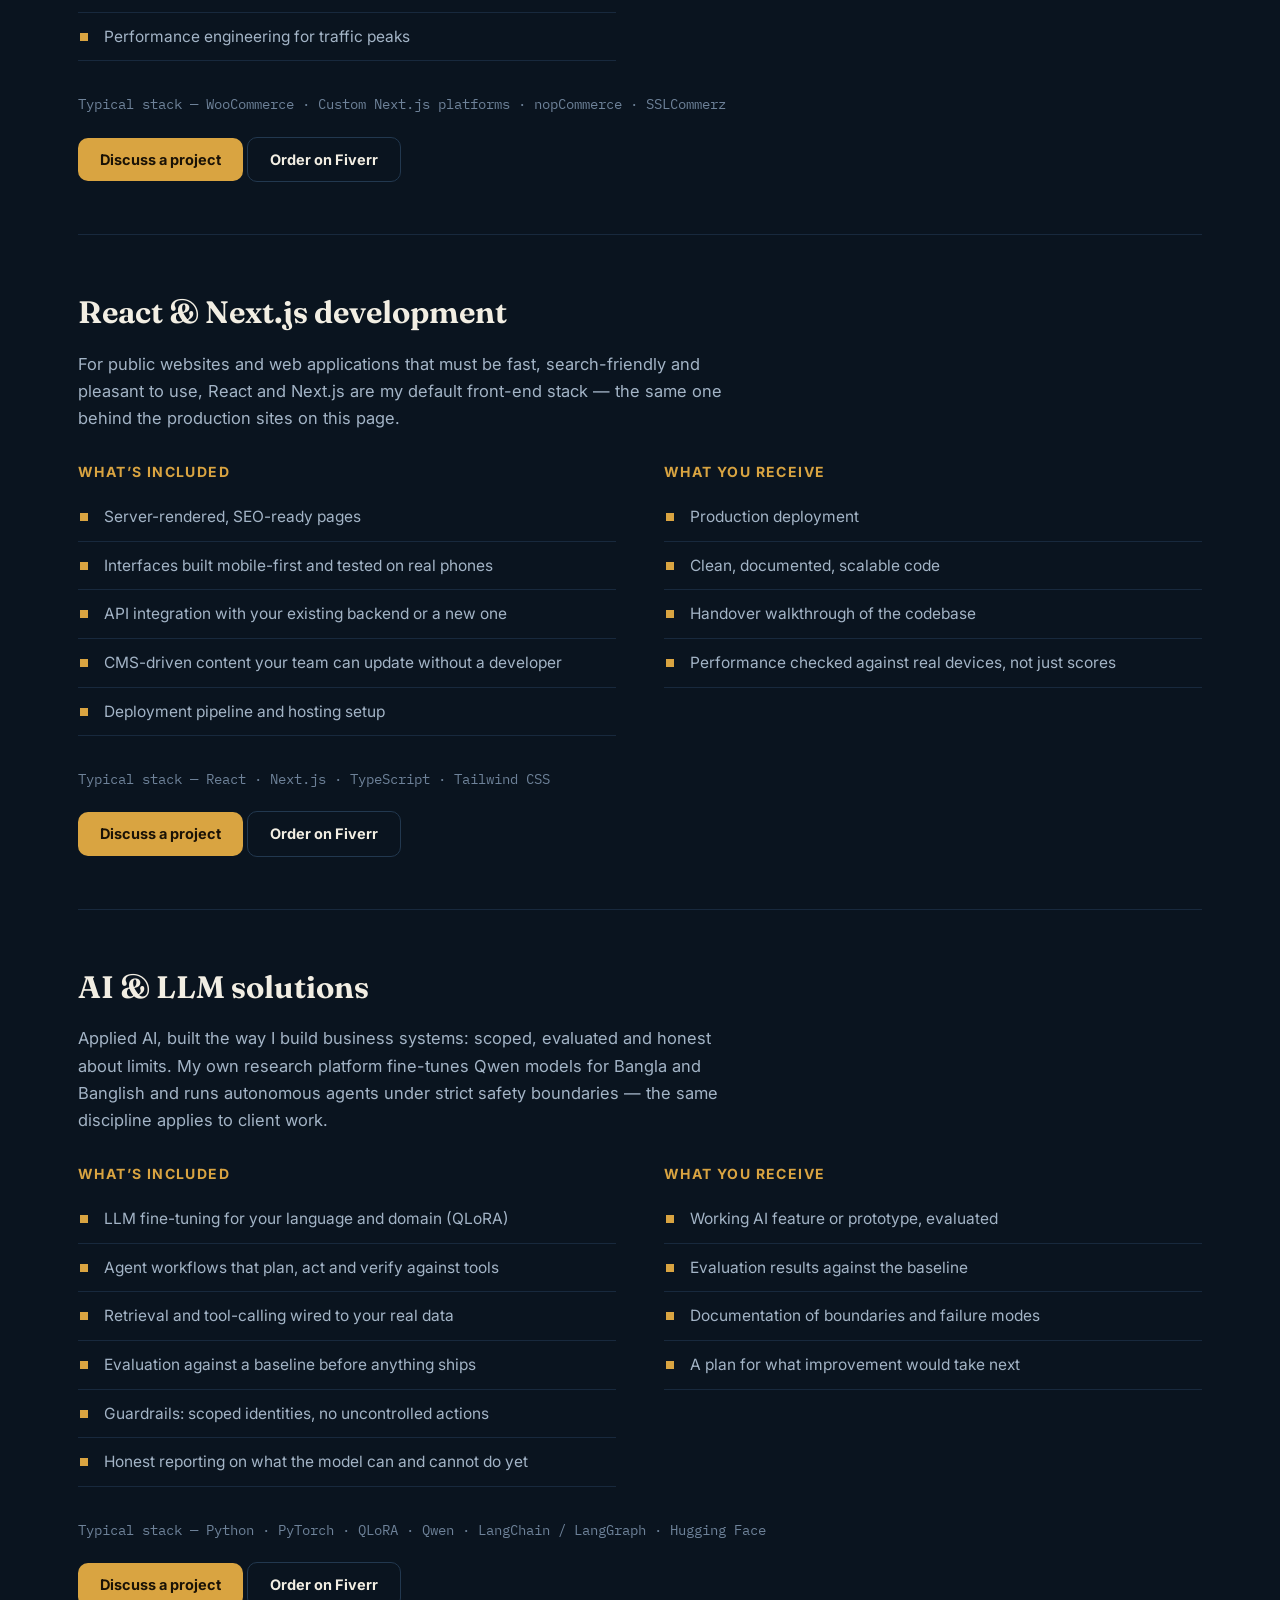
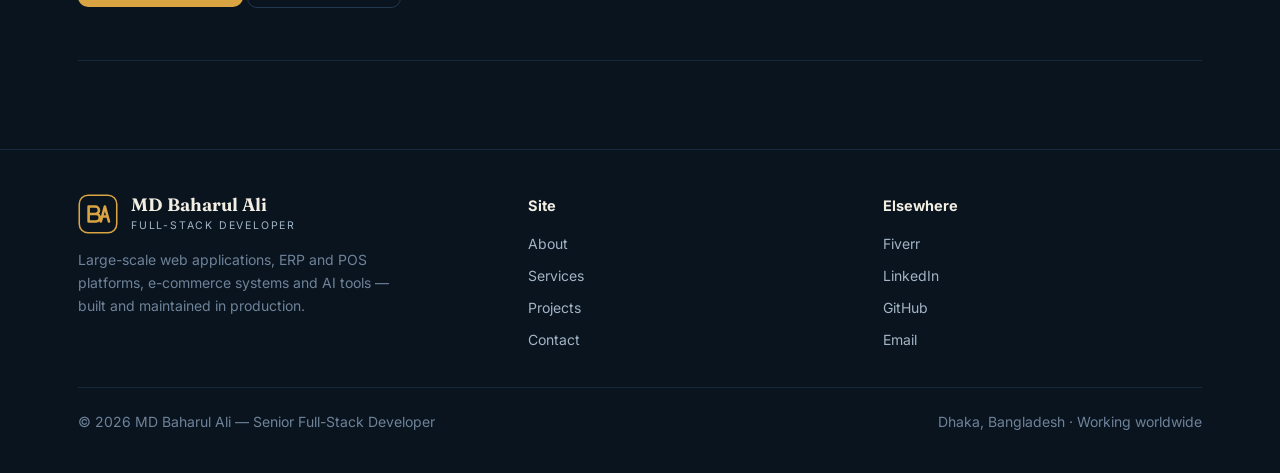
<file: services.html>
<!DOCTYPE html>
<html lang="en">
<head>
<meta charset="UTF-8">
<meta name="viewport" content="width=device-width, initial-scale=1.0">
<title>Services — MD Baharul Ali</title>
<meta name="description" content="Custom web applications, ERP systems, POS platforms, e-commerce systems, React/Next.js development and AI solutions — scope, deliverables and stacks.">
<link rel="icon" type="image/svg+xml" href="assets/favicon.svg">
<link rel="preconnect" href="https://fonts.googleapis.com">
<link rel="preconnect" href="https://fonts.gstatic.com" crossorigin>
<link href="https://fonts.googleapis.com/css2?family=Fraunces:ital,opsz,wght@0,9..144,500;0,9..144,650;1,9..144,500&family=Inter:wght@400;500;600;700&family=IBM+Plex+Mono:wght@400;500&display=swap" rel="stylesheet">
<link rel="stylesheet" href="assets/style.css">
</head>
<body>
<header class="site">
  <div class="wrap nav">
    <a class="brand" href="index.html">
      <img src="assets/favicon.svg" alt="BA monogram">
      <span class="bt"><b>MD Baharul Ali</b><span>Full-Stack Developer</span></span>
    </a>
    <input type="checkbox" id="navtoggle" aria-label="Toggle navigation">
    <label class="burger" for="navtoggle" aria-hidden="true"><span></span><span></span><span></span></label>
    <nav><a href="index.html">Home</a><a href="about.html">About</a><a href="services.html" aria-current="page">Services</a><a href="projects.html">Projects</a><a href="contact.html">Contact</a><a class="hire" href="contact.html">Hire me</a></nav>
  </div>
</header>

<div class="wrap pagehead">
  <h1>Services, in detail.</h1>
  <p>Six kinds of engagement. For each one: what it covers, what you actually receive, and the stack it is usually built on. Every engagement ends the same way — a system that is yours, documented, with no lock-in.</p>
</div>
<section style="padding-top:16px"><div class="wrap">
<div class="svcblock" id="web-apps">
  <h2 class="serif">Custom web applications</h2>
  <p class="intro">Off-the-shelf software makes your business fit the tool. A custom application does the opposite: it is designed around how your company actually works — your approval steps, your reports, your exceptions. I design and build these systems end to end, from the database to the screens your staff touch all day.</p>
  <div class="svc-cols">
    <div><h3>What&rsquo;s included</h3><ul class="feat"><li>Process analysis — we map how work flows today before writing code</li>
<li>System design document you approve before building starts</li>
<li>Admin dashboard with the reports your business runs on</li>
<li>Multi-user roles and permissions, down to module level</li>
<li>Automations for the repetitive steps that eat staff hours</li>
<li>Deployment, staff training and written documentation</li></ul></div>
    <div><h3>What you receive</h3><ul class="feat"><li>Deployed, working system — not a demo</li>
<li>Full source code, yours without lock-in</li>
<li>Documentation and one handover session</li>
<li>Support window after launch for fixes</li></ul></div>
  </div>
  <p class="stackline mono">Typical stack — Laravel / PHP · Node.js · React / Next.js · MySQL / PostgreSQL</p>
  <p style="margin-top:20px"><a class="btn sm" href="contact.html">Discuss a project</a> <a class="btn sm line" href="https://www.fiverr.com/md_baharul_ali" target="_blank" rel="noopener">Order on Fiverr</a></p>
</div>
<div class="svcblock" id="erp">
  <h2 class="serif">ERP & management systems</h2>
  <p class="intro">When sales live in one notebook, stock in another and staff records in a spreadsheet, the business runs on memory. An ERP replaces that with one system of record: every module reads the same data, so the number the owner sees is the number the counter charged.</p>
  <div class="svc-cols">
    <div><h3>What&rsquo;s included</h3><ul class="feat"><li>Sales, inventory, staff, customers and accounts modules</li>
<li>Built on proven foundations (Frappe / ERPNext) or custom-built where that fits better</li>
<li>Dashboard reporting the owner actually reads</li>
<li>Help migrating your existing data in</li>
<li>Backup setup so the system can be restored, not rebuilt</li>
<li>Role-based access for managers, cashiers and staff</li></ul></div>
    <div><h3>What you receive</h3><ul class="feat"><li>Deployed ERP with your real data inside</li>
<li>Admin and staff training</li>
<li>Documentation for day-to-day operations</li>
<li>The system runs on your server, under your control</li></ul></div>
  </div>
  <p class="stackline mono">Typical stack — Frappe / ERPNext · Python · MariaDB · Custom Laravel builds</p>
  <p style="margin-top:20px"><a class="btn sm" href="contact.html">Discuss a project</a> <a class="btn sm line" href="https://www.fiverr.com/md_baharul_ali" target="_blank" rel="noopener">Order on Fiverr</a></p>
</div>
<div class="svcblock" id="pos">
  <h2 class="serif">POS platforms</h2>
  <p class="intro">A point-of-sale system has one unforgiving requirement: it cannot stop. The POS platforms I build are designed around the worst moment — the internet drops mid-rush and the counter still has to bill. They run in production today in restaurants and retail.</p>
  <div class="svc-cols">
    <div><h3>What&rsquo;s included</h3><ul class="feat"><li>Fast billing flow designed for the person at the counter</li>
<li>Offline selling with automatic sync when the connection returns</li>
<li>Web POS and Windows desktop POS on one shared backend</li>
<li>Catalog, discounts and offers managed centrally</li>
<li>Shifts, payments and end-of-day reporting</li>
<li>Role-based staff access on every selling surface</li></ul></div>
    <div><h3>What you receive</h3><ul class="feat"><li>Installed POS, configured with your catalog</li>
<li>Counter staff training</li>
<li>Sync and backup verified before go-live</li>
<li>Documentation for daily open/close routines</li></ul></div>
  </div>
  <p class="stackline mono">Typical stack — Tauri (Windows desktop) · Web POS · ERP integration · Local-first data</p>
  <p style="margin-top:20px"><a class="btn sm" href="contact.html">Discuss a project</a> <a class="btn sm line" href="https://www.fiverr.com/md_baharul_ali" target="_blank" rel="noopener">Order on Fiverr</a></p>
</div>
<div class="svcblock" id="ecommerce">
  <h2 class="serif">E-commerce systems</h2>
  <p class="intro">An e-commerce system is more than a storefront: it is the ordering flow, the payment, the offer engine, the customer account and the operations behind all of it. I build complete selling platforms — and have kept them selling through campaign spikes.</p>
  <div class="svc-cols">
    <div><h3>What&rsquo;s included</h3><ul class="feat"><li>Storefront designed for your brand and your customers</li>
<li>Checkout with online payment (SSLCommerz and gateways) and cash on delivery</li>
<li>Offers, bundles and campaign mechanics built in</li>
<li>Customer accounts for repeat ordering</li>
<li>Operations backend — orders, riders, factory, CRM where the business needs it</li>
<li>Performance engineering for traffic peaks</li></ul></div>
    <div><h3>What you receive</h3><ul class="feat"><li>Live store on your domain</li>
<li>Admin handover and training</li>
<li>Payment flow tested end to end before launch</li>
<li>Analytics-ready setup</li></ul></div>
  </div>
  <p class="stackline mono">Typical stack — WooCommerce · Custom Next.js platforms · nopCommerce · SSLCommerz</p>
  <p style="margin-top:20px"><a class="btn sm" href="contact.html">Discuss a project</a> <a class="btn sm line" href="https://www.fiverr.com/md_baharul_ali" target="_blank" rel="noopener">Order on Fiverr</a></p>
</div>
<div class="svcblock" id="react">
  <h2 class="serif">React & Next.js development</h2>
  <p class="intro">For public websites and web applications that must be fast, search-friendly and pleasant to use, React and Next.js are my default front-end stack — the same one behind the production sites on this page.</p>
  <div class="svc-cols">
    <div><h3>What&rsquo;s included</h3><ul class="feat"><li>Server-rendered, SEO-ready pages</li>
<li>Interfaces built mobile-first and tested on real phones</li>
<li>API integration with your existing backend or a new one</li>
<li>CMS-driven content your team can update without a developer</li>
<li>Deployment pipeline and hosting setup</li></ul></div>
    <div><h3>What you receive</h3><ul class="feat"><li>Production deployment</li>
<li>Clean, documented, scalable code</li>
<li>Handover walkthrough of the codebase</li>
<li>Performance checked against real devices, not just scores</li></ul></div>
  </div>
  <p class="stackline mono">Typical stack — React · Next.js · TypeScript · Tailwind CSS</p>
  <p style="margin-top:20px"><a class="btn sm" href="contact.html">Discuss a project</a> <a class="btn sm line" href="https://www.fiverr.com/md_baharul_ali" target="_blank" rel="noopener">Order on Fiverr</a></p>
</div>
<div class="svcblock" id="ai">
  <h2 class="serif">AI & LLM solutions</h2>
  <p class="intro">Applied AI, built the way I build business systems: scoped, evaluated and honest about limits. My own research platform fine-tunes Qwen models for Bangla and Banglish and runs autonomous agents under strict safety boundaries — the same discipline applies to client work.</p>
  <div class="svc-cols">
    <div><h3>What&rsquo;s included</h3><ul class="feat"><li>LLM fine-tuning for your language and domain (QLoRA)</li>
<li>Agent workflows that plan, act and verify against tools</li>
<li>Retrieval and tool-calling wired to your real data</li>
<li>Evaluation against a baseline before anything ships</li>
<li>Guardrails: scoped identities, no uncontrolled actions</li>
<li>Honest reporting on what the model can and cannot do yet</li></ul></div>
    <div><h3>What you receive</h3><ul class="feat"><li>Working AI feature or prototype, evaluated</li>
<li>Evaluation results against the baseline</li>
<li>Documentation of boundaries and failure modes</li>
<li>A plan for what improvement would take next</li></ul></div>
  </div>
  <p class="stackline mono">Typical stack — Python · PyTorch · QLoRA · Qwen · LangChain / LangGraph · Hugging Face</p>
  <p style="margin-top:20px"><a class="btn sm" href="contact.html">Discuss a project</a> <a class="btn sm line" href="https://www.fiverr.com/md_baharul_ali" target="_blank" rel="noopener">Order on Fiverr</a></p>
</div>
</div></section>

<footer class="site">
  <div class="wrap">
    <div class="foot">
      <div>
        <a class="brand" href="index.html">
          <img src="assets/favicon.svg" alt="BA monogram">
          <span class="bt"><b>MD Baharul Ali</b><span>Full-Stack Developer</span></span>
        </a>
        <p>Large-scale web applications, ERP and POS platforms, e-commerce systems and AI tools — built and maintained in production.</p>
      </div>
      <div>
        <h4>Site</h4>
        <ul>
          <li><a href="about.html">About</a></li>
          <li><a href="services.html">Services</a></li>
          <li><a href="projects.html">Projects</a></li>
          <li><a href="contact.html">Contact</a></li>
        </ul>
      </div>
      <div>
        <h4>Elsewhere</h4>
        <ul>
          <li><a href="https://www.fiverr.com/md_baharul_ali" target="_blank" rel="noopener">Fiverr</a></li>
          <li><a href="https://www.linkedin.com/in/md-baharul-ali-831b712b6/" target="_blank" rel="noopener">LinkedIn</a></li>
          <li><a href="https://github.com/mrbahar666" target="_blank" rel="noopener">GitHub</a></li>
          <li><a href="mailto:baharul.bd.it@gmail.com">Email</a></li>
        </ul>
      </div>
    </div>
    <div class="foot-base"><span>© 2026 MD Baharul Ali — Senior Full-Stack Developer</span><span>Dhaka, Bangladesh · Working worldwide</span></div>
  </div>
</footer>
</body>
</html>
</file>
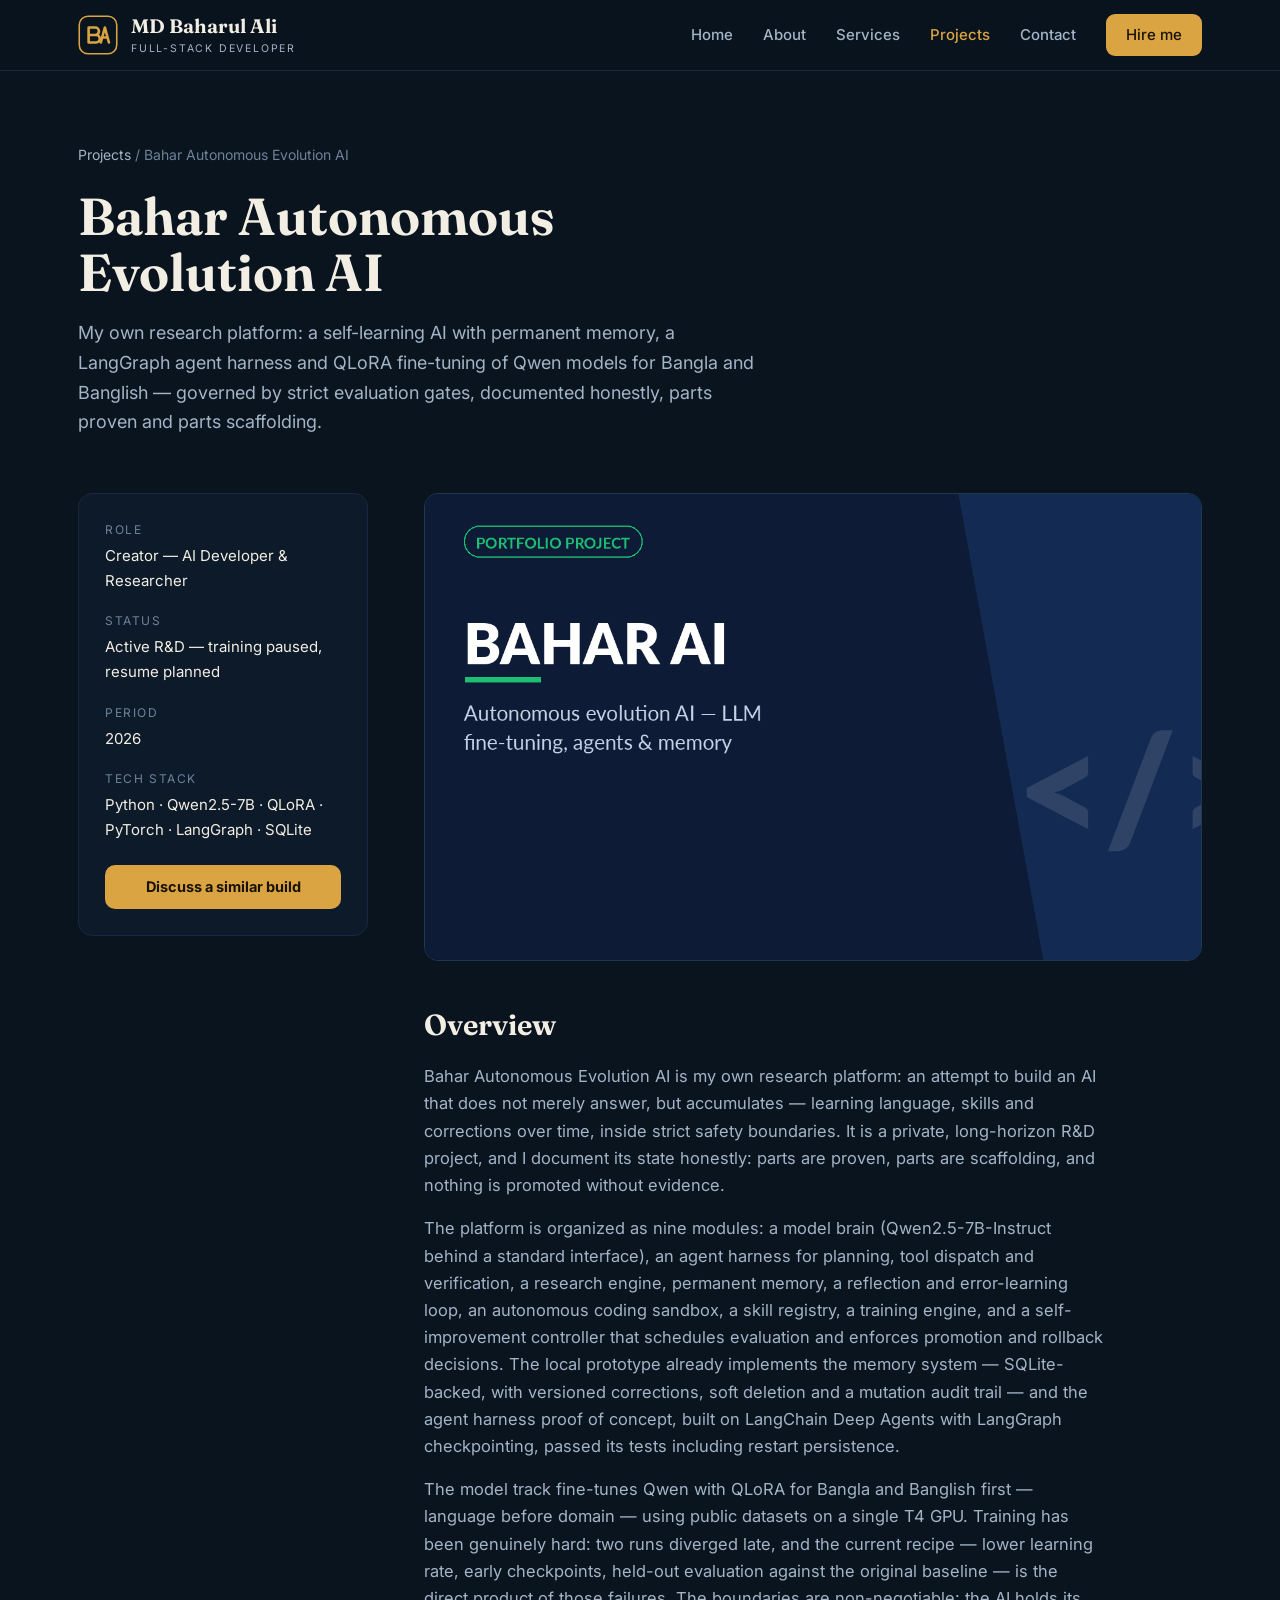
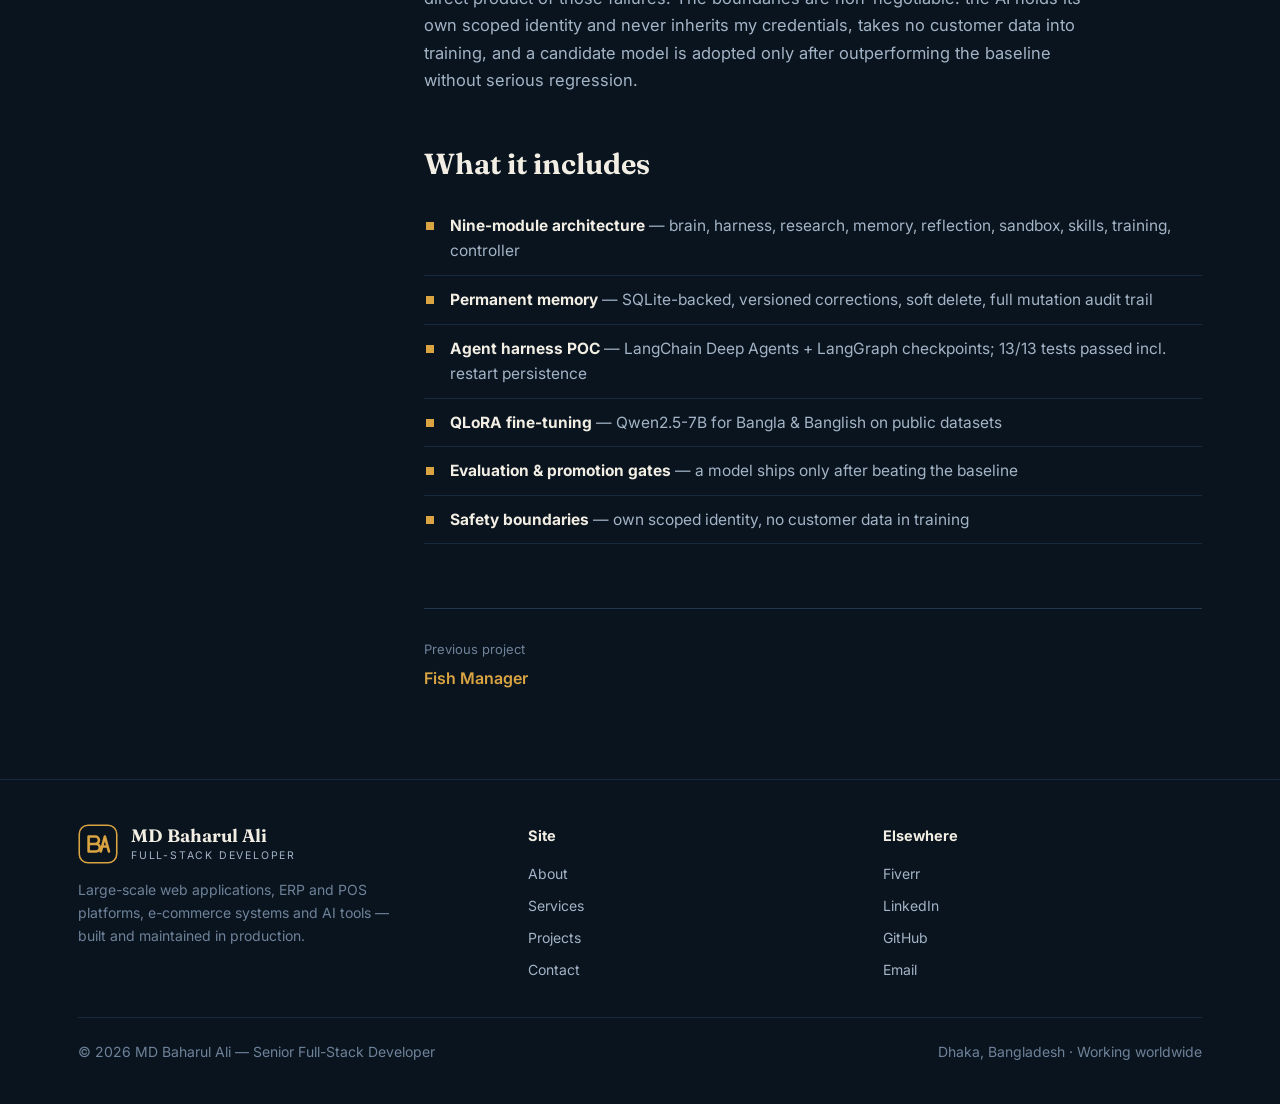
<file: projects/bahar-ai.html>
<!DOCTYPE html>
<html lang="en">
<head>
<meta charset="UTF-8">
<meta name="viewport" content="width=device-width, initial-scale=1.0">
<title>Bahar Autonomous Evolution AI — MD Baharul Ali</title>
<meta name="description" content="My own research platform: a self-learning AI with permanent memory, a LangGraph agent harness and QLoRA fine-tuning of Qwen models for Bangla and Banglish — governed by strict evaluation gates, documented honestly, parts proven and parts scaffolding.">
<link rel="icon" type="image/svg+xml" href="../assets/favicon.svg">
<link rel="preconnect" href="https://fonts.googleapis.com">
<link rel="preconnect" href="https://fonts.gstatic.com" crossorigin>
<link href="https://fonts.googleapis.com/css2?family=Fraunces:ital,opsz,wght@0,9..144,500;0,9..144,650;1,9..144,500&family=Inter:wght@400;500;600;700&family=IBM+Plex+Mono:wght@400;500&display=swap" rel="stylesheet">
<link rel="stylesheet" href="../assets/style.css">
</head>
<body>
<header class="site">
  <div class="wrap nav">
    <a class="brand" href="../index.html">
      <img src="../assets/favicon.svg" alt="BA monogram">
      <span class="bt"><b>MD Baharul Ali</b><span>Full-Stack Developer</span></span>
    </a>
    <input type="checkbox" id="navtoggle" aria-label="Toggle navigation">
    <label class="burger" for="navtoggle" aria-hidden="true"><span></span><span></span><span></span></label>
    <nav><a href="../index.html">Home</a><a href="../about.html">About</a><a href="../services.html">Services</a><a href="../projects.html" aria-current="page">Projects</a><a href="../contact.html">Contact</a><a class="hire" href="../contact.html">Hire me</a></nav>
  </div>
</header>

<div class="wrap pagehead">
  <div class="crumb"><a href="../projects.html">Projects</a> / Bahar Autonomous Evolution AI</div>
  <h1>Bahar Autonomous Evolution AI</h1>
  <p>My own research platform: a self-learning AI with permanent memory, a LangGraph agent harness and QLoRA fine-tuning of Qwen models for Bangla and Banglish — governed by strict evaluation gates, documented honestly, parts proven and parts scaffolding.</p>
</div>
<div class="wrap">
  <div class="case">
    <aside class="rail">
      <dl>
        <div><dt>Role</dt><dd>Creator — AI Developer & Researcher</dd></div>
        <div><dt>Status</dt><dd>Active R&D — training paused, resume planned</dd></div>
        <div><dt>Period</dt><dd>2026</dd></div>
        <div><dt>Tech stack</dt><dd>Python · Qwen2.5-7B · QLoRA · PyTorch · LangGraph · SQLite</dd></div>
        
      </dl>
      <a class="btn sm" href="../contact.html">Discuss a similar build</a>
    </aside>
    <div class="case-body">
      <img class="heroimg" src="../assets/projects/portfolio-ai.png" alt="Bahar Autonomous Evolution AI poster">
      <h2>Overview</h2>
      <div class="prose"><p>Bahar Autonomous Evolution AI is my own research platform: an attempt to build an AI that does not merely answer, but accumulates — learning language, skills and corrections over time, inside strict safety boundaries. It is a private, long-horizon R&amp;D project, and I document its state honestly: parts are proven, parts are scaffolding, and nothing is promoted without evidence.</p>
<p>The platform is organized as nine modules: a model brain (Qwen2.5-7B-Instruct behind a standard interface), an agent harness for planning, tool dispatch and verification, a research engine, permanent memory, a reflection and error-learning loop, an autonomous coding sandbox, a skill registry, a training engine, and a self-improvement controller that schedules evaluation and enforces promotion and rollback decisions. The local prototype already implements the memory system — SQLite-backed, with versioned corrections, soft deletion and a mutation audit trail — and the agent harness proof of concept, built on LangChain Deep Agents with LangGraph checkpointing, passed its tests including restart persistence.</p>
<p>The model track fine-tunes Qwen with QLoRA for Bangla and Banglish first — language before domain — using public datasets on a single T4 GPU. Training has been genuinely hard: two runs diverged late, and the current recipe — lower learning rate, early checkpoints, held-out evaluation against the original baseline — is the direct product of those failures. The boundaries are non-negotiable: the AI holds its own scoped identity and never inherits my credentials, takes no customer data into training, and a candidate model is adopted only after outperforming the baseline without serious regression.</p></div>
      <h2>What it includes</h2>
      <ul class="feat"><li><b>Nine-module architecture</b> — brain, harness, research, memory, reflection, sandbox, skills, training, controller</li>
<li><b>Permanent memory</b> — SQLite-backed, versioned corrections, soft delete, full mutation audit trail</li>
<li><b>Agent harness POC</b> — LangChain Deep Agents + LangGraph checkpoints; 13/13 tests passed incl. restart persistence</li>
<li><b>QLoRA fine-tuning</b> — Qwen2.5-7B for Bangla &amp; Banglish on public datasets</li>
<li><b>Evaluation &amp; promotion gates</b> — a model ships only after beating the baseline</li>
<li><b>Safety boundaries</b> — own scoped identity, no customer data in training</li></ul>
      
      <div class="nextproj"><a href="fish-manager.html"><span class="dir">Previous project</span>Fish Manager</a></div>
    </div>
  </div>
</div>

<footer class="site">
  <div class="wrap">
    <div class="foot">
      <div>
        <a class="brand" href="../index.html">
          <img src="../assets/favicon.svg" alt="BA monogram">
          <span class="bt"><b>MD Baharul Ali</b><span>Full-Stack Developer</span></span>
        </a>
        <p>Large-scale web applications, ERP and POS platforms, e-commerce systems and AI tools — built and maintained in production.</p>
      </div>
      <div>
        <h4>Site</h4>
        <ul>
          <li><a href="../about.html">About</a></li>
          <li><a href="../services.html">Services</a></li>
          <li><a href="../projects.html">Projects</a></li>
          <li><a href="../contact.html">Contact</a></li>
        </ul>
      </div>
      <div>
        <h4>Elsewhere</h4>
        <ul>
          <li><a href="https://www.fiverr.com/md_baharul_ali" target="_blank" rel="noopener">Fiverr</a></li>
          <li><a href="https://www.linkedin.com/in/md-baharul-ali-831b712b6/" target="_blank" rel="noopener">LinkedIn</a></li>
          <li><a href="https://github.com/mrbahar666" target="_blank" rel="noopener">GitHub</a></li>
          <li><a href="mailto:baharul.bd.it@gmail.com">Email</a></li>
        </ul>
      </div>
    </div>
    <div class="foot-base"><span>© 2026 MD Baharul Ali — Senior Full-Stack Developer</span><span>Dhaka, Bangladesh · Working worldwide</span></div>
  </div>
</footer>
</body>
</html>
</file>
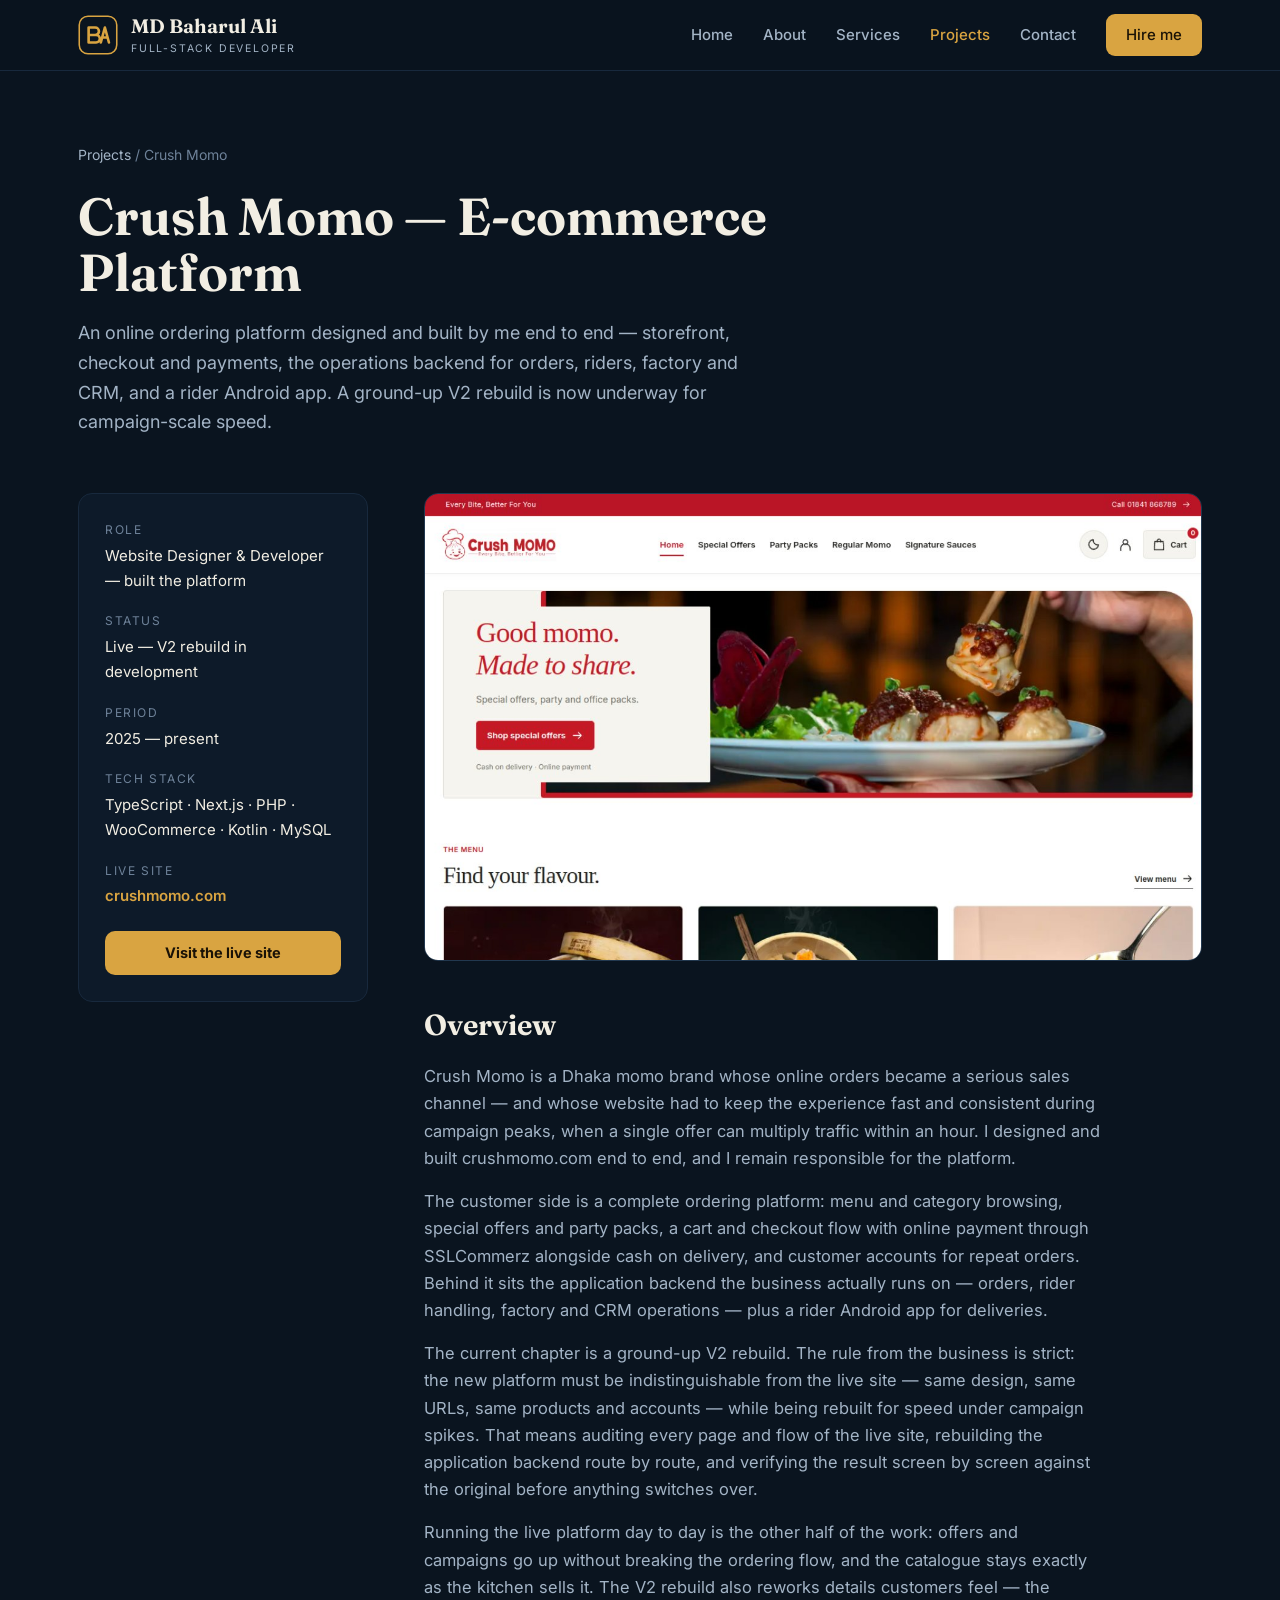
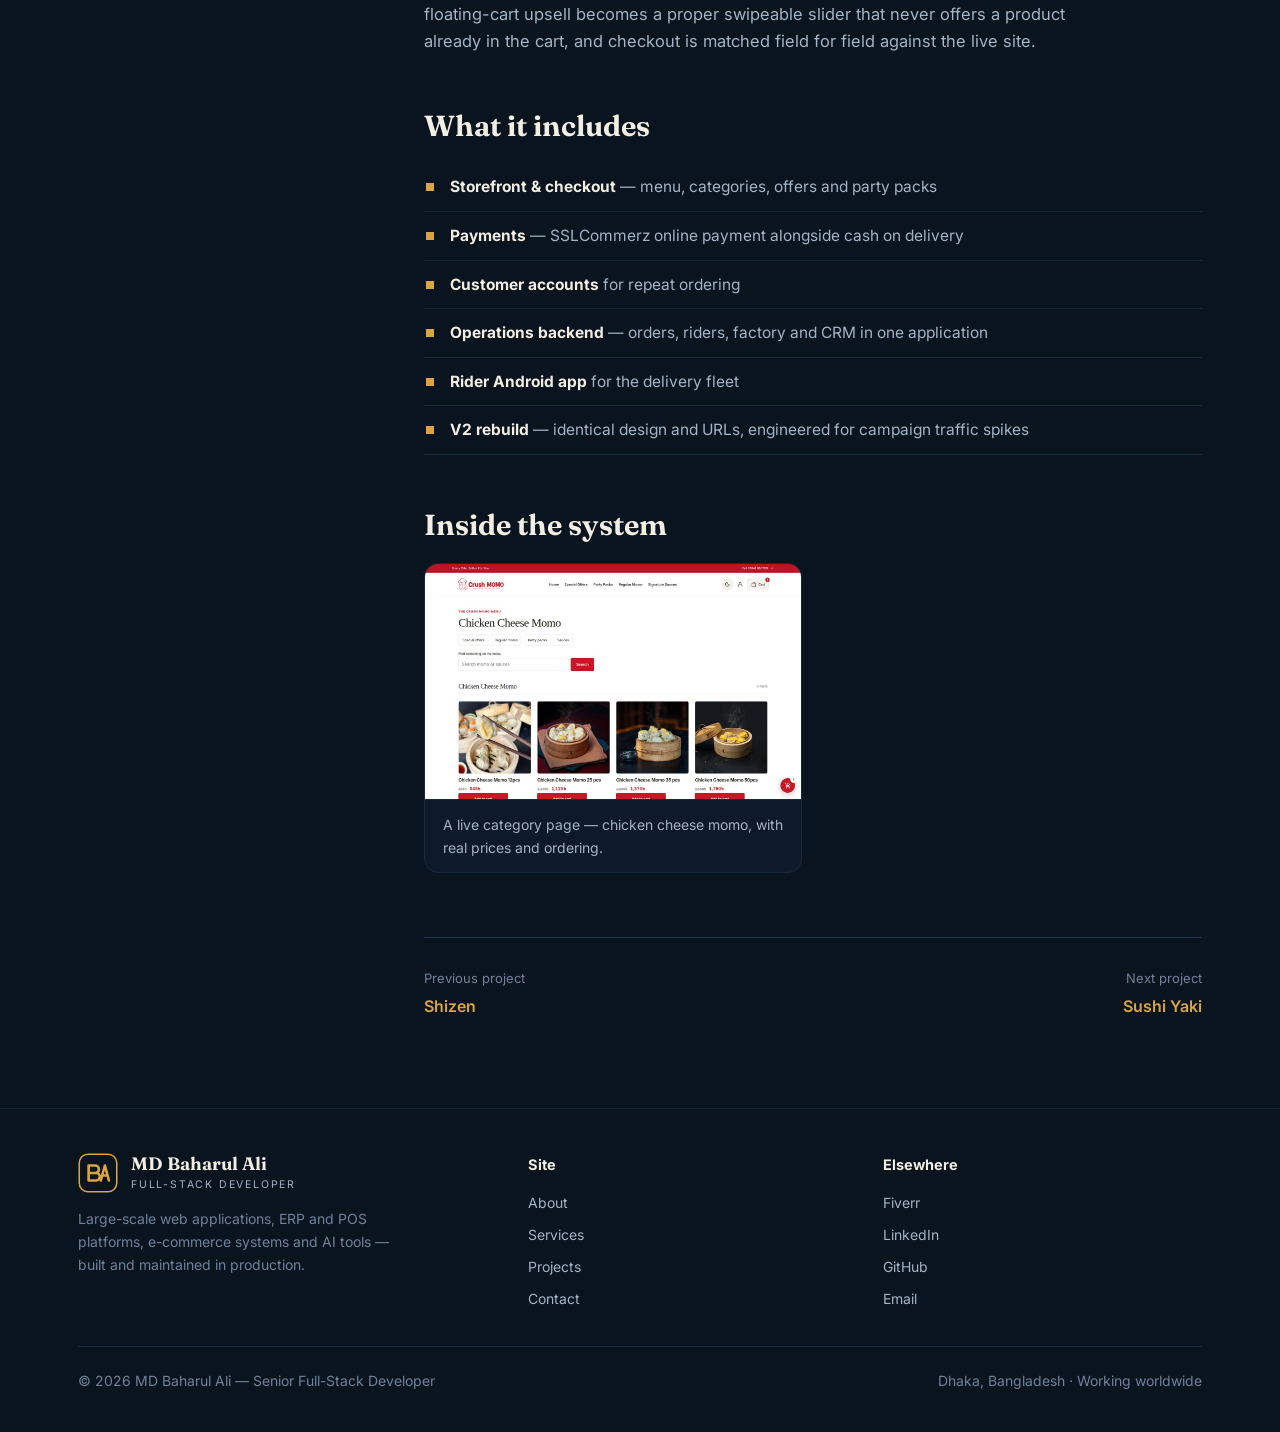
<file: projects/crushmomo.html>
<!DOCTYPE html>
<html lang="en">
<head>
<meta charset="UTF-8">
<meta name="viewport" content="width=device-width, initial-scale=1.0">
<title>Crush Momo — E-commerce Platform — MD Baharul Ali</title>
<meta name="description" content="An online ordering platform designed and built by me end to end — storefront, checkout and payments, the operations backend for orders, riders, factory and CRM, and a rider Android app. A ground-up V2 rebuild is now underway for campaign-scale speed.">
<link rel="icon" type="image/svg+xml" href="../assets/favicon.svg">
<link rel="preconnect" href="https://fonts.googleapis.com">
<link rel="preconnect" href="https://fonts.gstatic.com" crossorigin>
<link href="https://fonts.googleapis.com/css2?family=Fraunces:ital,opsz,wght@0,9..144,500;0,9..144,650;1,9..144,500&family=Inter:wght@400;500;600;700&family=IBM+Plex+Mono:wght@400;500&display=swap" rel="stylesheet">
<link rel="stylesheet" href="../assets/style.css">
</head>
<body>
<header class="site">
  <div class="wrap nav">
    <a class="brand" href="../index.html">
      <img src="../assets/favicon.svg" alt="BA monogram">
      <span class="bt"><b>MD Baharul Ali</b><span>Full-Stack Developer</span></span>
    </a>
    <input type="checkbox" id="navtoggle" aria-label="Toggle navigation">
    <label class="burger" for="navtoggle" aria-hidden="true"><span></span><span></span><span></span></label>
    <nav><a href="../index.html">Home</a><a href="../about.html">About</a><a href="../services.html">Services</a><a href="../projects.html" aria-current="page">Projects</a><a href="../contact.html">Contact</a><a class="hire" href="../contact.html">Hire me</a></nav>
  </div>
</header>

<div class="wrap pagehead">
  <div class="crumb"><a href="../projects.html">Projects</a> / Crush Momo</div>
  <h1>Crush Momo — E-commerce Platform</h1>
  <p>An online ordering platform designed and built by me end to end — storefront, checkout and payments, the operations backend for orders, riders, factory and CRM, and a rider Android app. A ground-up V2 rebuild is now underway for campaign-scale speed.</p>
</div>
<div class="wrap">
  <div class="case">
    <aside class="rail">
      <dl>
        <div><dt>Role</dt><dd>Website Designer & Developer — built the platform</dd></div>
        <div><dt>Status</dt><dd>Live — V2 rebuild in development</dd></div>
        <div><dt>Period</dt><dd>2025 — present</dd></div>
        <div><dt>Tech stack</dt><dd>TypeScript · Next.js · PHP · WooCommerce · Kotlin · MySQL</dd></div>
        <div><dt>Live site</dt><dd><a href="https://crushmomo.com" target="_blank" rel="noopener">crushmomo.com</a></dd></div>
      </dl>
      <a class="btn sm" href="https://crushmomo.com" target="_blank" rel="noopener">Visit the live site</a>
    </aside>
    <div class="case-body">
      <img class="heroimg" src="../assets/projects/site-crushmomo.jpg" alt="Crush Momo storefront homepage">
      <h2>Overview</h2>
      <div class="prose"><p>Crush Momo is a Dhaka momo brand whose online orders became a serious sales channel — and whose website had to keep the experience fast and consistent during campaign peaks, when a single offer can multiply traffic within an hour. I designed and built crushmomo.com end to end, and I remain responsible for the platform.</p>
<p>The customer side is a complete ordering platform: menu and category browsing, special offers and party packs, a cart and checkout flow with online payment through SSLCommerz alongside cash on delivery, and customer accounts for repeat orders. Behind it sits the application backend the business actually runs on — orders, rider handling, factory and CRM operations — plus a rider Android app for deliveries.</p>
<p>The current chapter is a ground-up V2 rebuild. The rule from the business is strict: the new platform must be indistinguishable from the live site — same design, same URLs, same products and accounts — while being rebuilt for speed under campaign spikes. That means auditing every page and flow of the live site, rebuilding the application backend route by route, and verifying the result screen by screen against the original before anything switches over.</p>
<p>Running the live platform day to day is the other half of the work: offers and campaigns go up without breaking the ordering flow, and the catalogue stays exactly as the kitchen sells it. The V2 rebuild also reworks details customers feel — the floating-cart upsell becomes a proper swipeable slider that never offers a product already in the cart, and checkout is matched field for field against the live site.</p></div>
      <h2>What it includes</h2>
      <ul class="feat"><li><b>Storefront &amp; checkout</b> — menu, categories, offers and party packs</li>
<li><b>Payments</b> — SSLCommerz online payment alongside cash on delivery</li>
<li><b>Customer accounts</b> for repeat ordering</li>
<li><b>Operations backend</b> — orders, riders, factory and CRM in one application</li>
<li><b>Rider Android app</b> for the delivery fleet</li>
<li><b>V2 rebuild</b> — identical design and URLs, engineered for campaign traffic spikes</li></ul>
      <h2>Inside the system</h2><div class="gallery"><figure><img src="../assets/work/crush-menu.jpg" alt="A live category page — chicken cheese momo, with real prices and ordering." loading="lazy"><figcaption>A live category page — chicken cheese momo, with real prices and ordering.</figcaption></figure></div>
      <div class="nextproj"><a href="shizen.html"><span class="dir">Previous project</span>Shizen</a><a href="sushiyaki.html" style="text-align:right"><span class="dir">Next project</span>Sushi Yaki</a></div>
    </div>
  </div>
</div>

<footer class="site">
  <div class="wrap">
    <div class="foot">
      <div>
        <a class="brand" href="../index.html">
          <img src="../assets/favicon.svg" alt="BA monogram">
          <span class="bt"><b>MD Baharul Ali</b><span>Full-Stack Developer</span></span>
        </a>
        <p>Large-scale web applications, ERP and POS platforms, e-commerce systems and AI tools — built and maintained in production.</p>
      </div>
      <div>
        <h4>Site</h4>
        <ul>
          <li><a href="../about.html">About</a></li>
          <li><a href="../services.html">Services</a></li>
          <li><a href="../projects.html">Projects</a></li>
          <li><a href="../contact.html">Contact</a></li>
        </ul>
      </div>
      <div>
        <h4>Elsewhere</h4>
        <ul>
          <li><a href="https://www.fiverr.com/md_baharul_ali" target="_blank" rel="noopener">Fiverr</a></li>
          <li><a href="https://www.linkedin.com/in/md-baharul-ali-831b712b6/" target="_blank" rel="noopener">LinkedIn</a></li>
          <li><a href="https://github.com/mrbahar666" target="_blank" rel="noopener">GitHub</a></li>
          <li><a href="mailto:baharul.bd.it@gmail.com">Email</a></li>
        </ul>
      </div>
    </div>
    <div class="foot-base"><span>© 2026 MD Baharul Ali — Senior Full-Stack Developer</span><span>Dhaka, Bangladesh · Working worldwide</span></div>
  </div>
</footer>
</body>
</html>
</file>
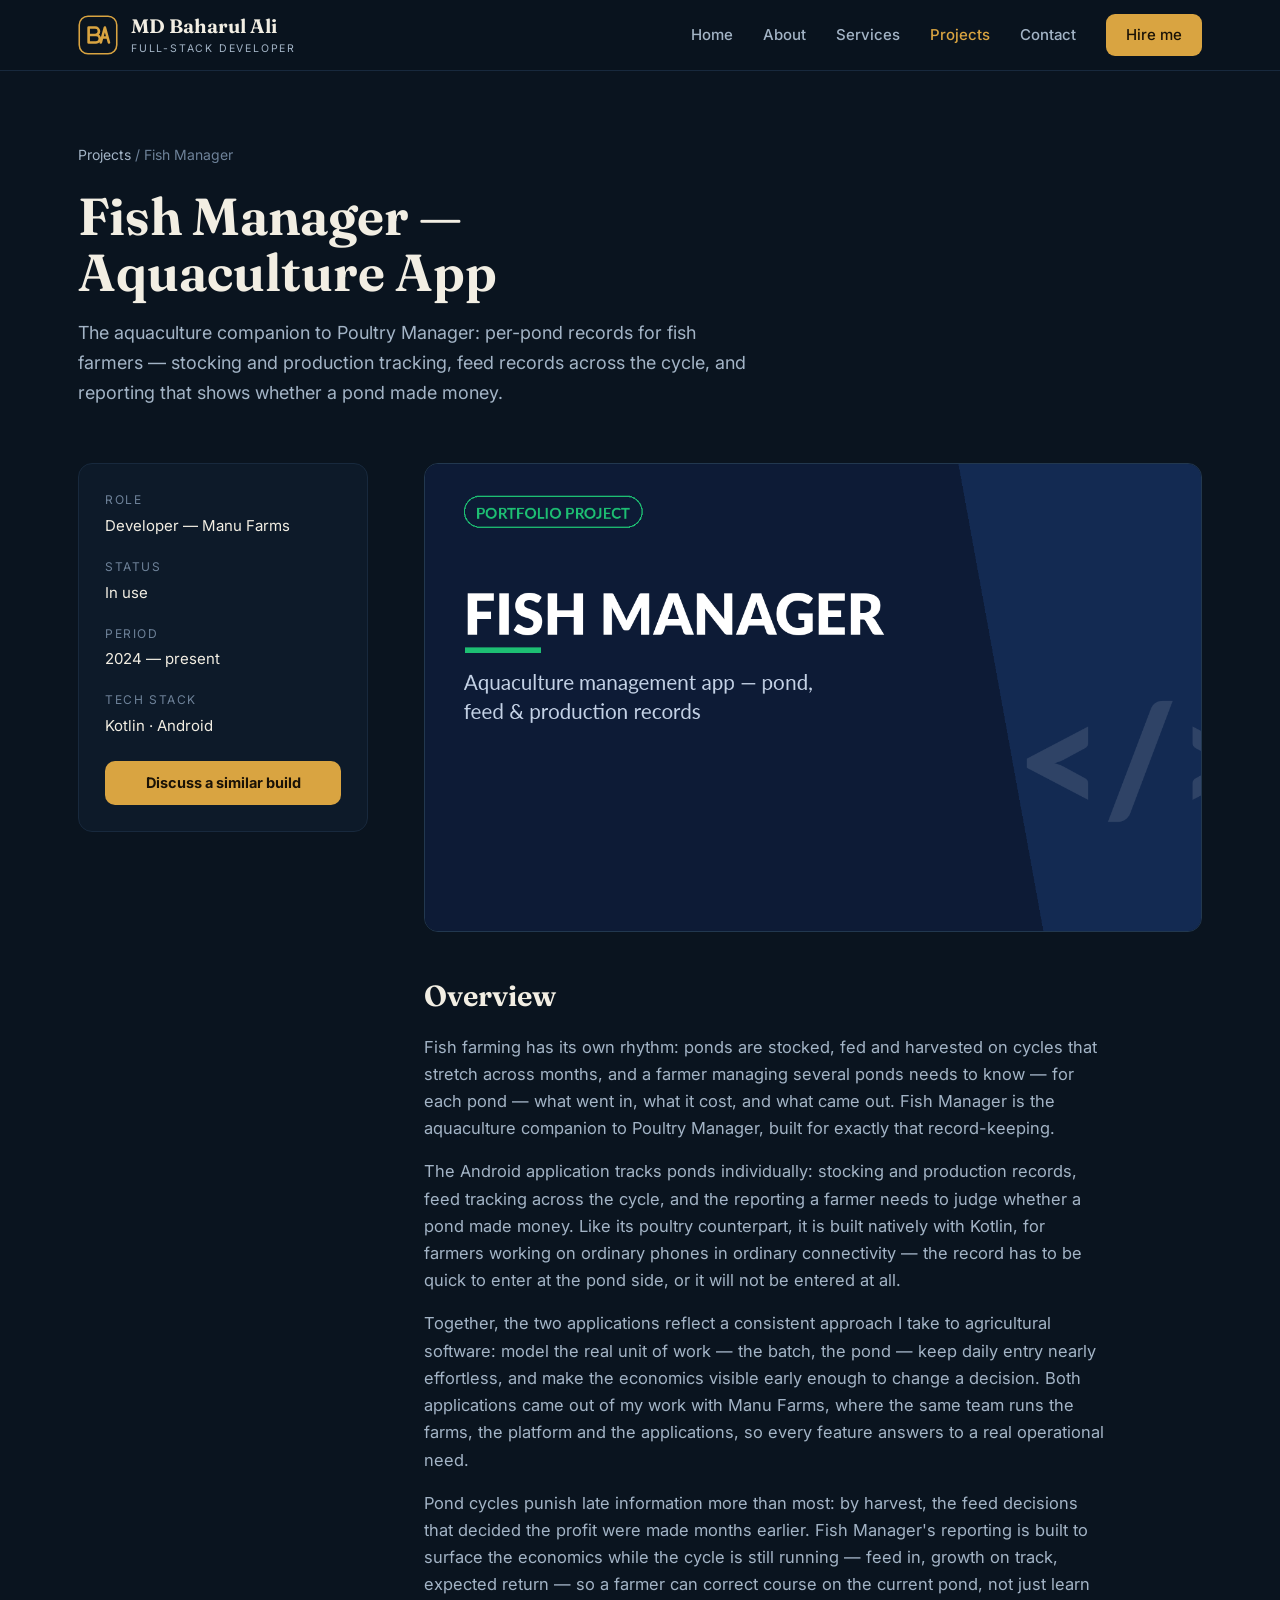
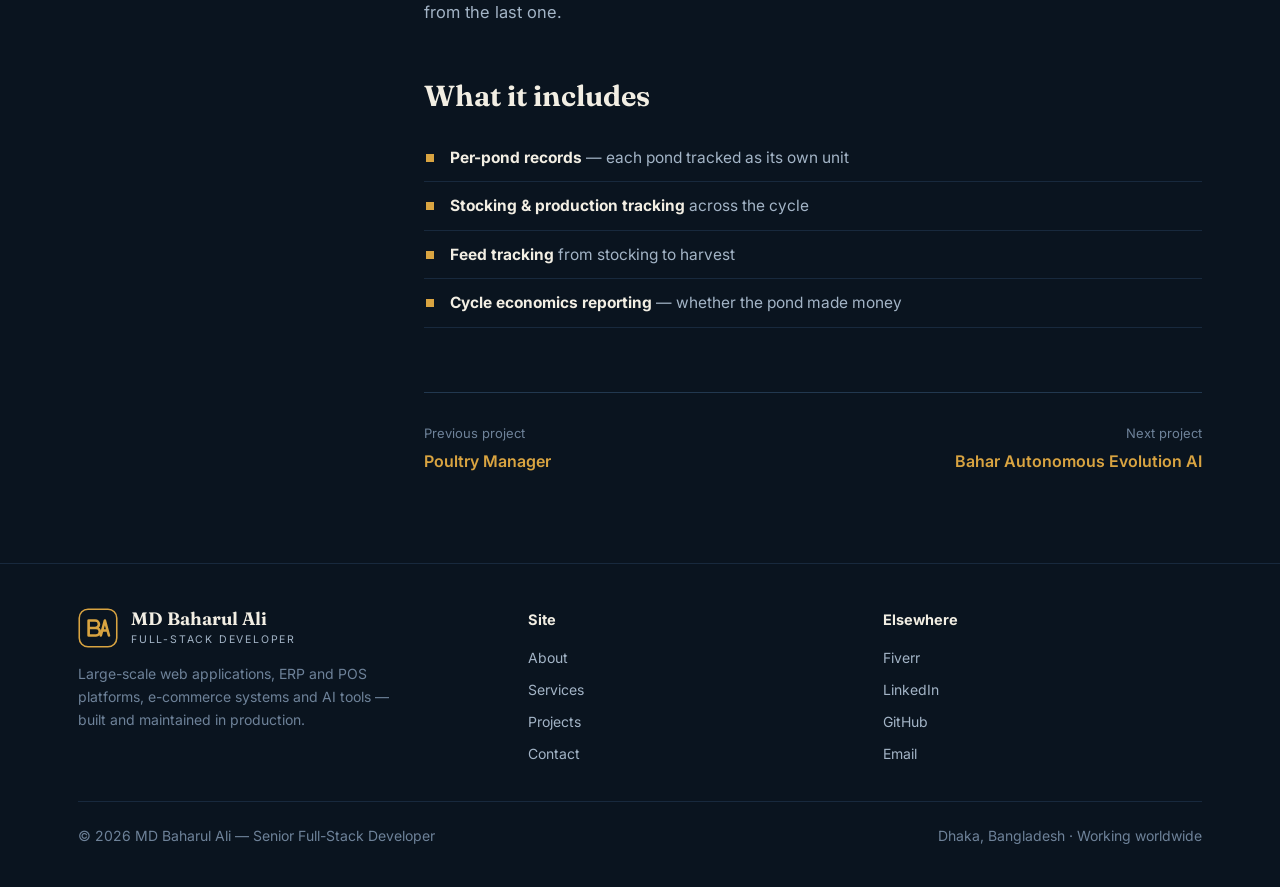
<file: projects/fish-manager.html>
<!DOCTYPE html>
<html lang="en">
<head>
<meta charset="UTF-8">
<meta name="viewport" content="width=device-width, initial-scale=1.0">
<title>Fish Manager — Aquaculture App — MD Baharul Ali</title>
<meta name="description" content="The aquaculture companion to Poultry Manager: per-pond records for fish farmers — stocking and production tracking, feed records across the cycle, and reporting that shows whether a pond made money.">
<link rel="icon" type="image/svg+xml" href="../assets/favicon.svg">
<link rel="preconnect" href="https://fonts.googleapis.com">
<link rel="preconnect" href="https://fonts.gstatic.com" crossorigin>
<link href="https://fonts.googleapis.com/css2?family=Fraunces:ital,opsz,wght@0,9..144,500;0,9..144,650;1,9..144,500&family=Inter:wght@400;500;600;700&family=IBM+Plex+Mono:wght@400;500&display=swap" rel="stylesheet">
<link rel="stylesheet" href="../assets/style.css">
</head>
<body>
<header class="site">
  <div class="wrap nav">
    <a class="brand" href="../index.html">
      <img src="../assets/favicon.svg" alt="BA monogram">
      <span class="bt"><b>MD Baharul Ali</b><span>Full-Stack Developer</span></span>
    </a>
    <input type="checkbox" id="navtoggle" aria-label="Toggle navigation">
    <label class="burger" for="navtoggle" aria-hidden="true"><span></span><span></span><span></span></label>
    <nav><a href="../index.html">Home</a><a href="../about.html">About</a><a href="../services.html">Services</a><a href="../projects.html" aria-current="page">Projects</a><a href="../contact.html">Contact</a><a class="hire" href="../contact.html">Hire me</a></nav>
  </div>
</header>

<div class="wrap pagehead">
  <div class="crumb"><a href="../projects.html">Projects</a> / Fish Manager</div>
  <h1>Fish Manager — Aquaculture App</h1>
  <p>The aquaculture companion to Poultry Manager: per-pond records for fish farmers — stocking and production tracking, feed records across the cycle, and reporting that shows whether a pond made money.</p>
</div>
<div class="wrap">
  <div class="case">
    <aside class="rail">
      <dl>
        <div><dt>Role</dt><dd>Developer — Manu Farms</dd></div>
        <div><dt>Status</dt><dd>In use</dd></div>
        <div><dt>Period</dt><dd>2024 — present</dd></div>
        <div><dt>Tech stack</dt><dd>Kotlin · Android</dd></div>
        
      </dl>
      <a class="btn sm" href="../contact.html">Discuss a similar build</a>
    </aside>
    <div class="case-body">
      <img class="heroimg" src="../assets/projects/portfolio-fish.png" alt="Fish Manager app poster">
      <h2>Overview</h2>
      <div class="prose"><p>Fish farming has its own rhythm: ponds are stocked, fed and harvested on cycles that stretch across months, and a farmer managing several ponds needs to know — for each pond — what went in, what it cost, and what came out. Fish Manager is the aquaculture companion to Poultry Manager, built for exactly that record-keeping.</p>
<p>The Android application tracks ponds individually: stocking and production records, feed tracking across the cycle, and the reporting a farmer needs to judge whether a pond made money. Like its poultry counterpart, it is built natively with Kotlin, for farmers working on ordinary phones in ordinary connectivity — the record has to be quick to enter at the pond side, or it will not be entered at all.</p>
<p>Together, the two applications reflect a consistent approach I take to agricultural software: model the real unit of work — the batch, the pond — keep daily entry nearly effortless, and make the economics visible early enough to change a decision. Both applications came out of my work with Manu Farms, where the same team runs the farms, the platform and the applications, so every feature answers to a real operational need.</p>
<p>Pond cycles punish late information more than most: by harvest, the feed decisions that decided the profit were made months earlier. Fish Manager's reporting is built to surface the economics while the cycle is still running — feed in, growth on track, expected return — so a farmer can correct course on the current pond, not just learn from the last one.</p></div>
      <h2>What it includes</h2>
      <ul class="feat"><li><b>Per-pond records</b> — each pond tracked as its own unit</li>
<li><b>Stocking &amp; production tracking</b> across the cycle</li>
<li><b>Feed tracking</b> from stocking to harvest</li>
<li><b>Cycle economics reporting</b> — whether the pond made money</li></ul>
      
      <div class="nextproj"><a href="poultry-manager.html"><span class="dir">Previous project</span>Poultry Manager</a><a href="bahar-ai.html" style="text-align:right"><span class="dir">Next project</span>Bahar Autonomous Evolution AI</a></div>
    </div>
  </div>
</div>

<footer class="site">
  <div class="wrap">
    <div class="foot">
      <div>
        <a class="brand" href="../index.html">
          <img src="../assets/favicon.svg" alt="BA monogram">
          <span class="bt"><b>MD Baharul Ali</b><span>Full-Stack Developer</span></span>
        </a>
        <p>Large-scale web applications, ERP and POS platforms, e-commerce systems and AI tools — built and maintained in production.</p>
      </div>
      <div>
        <h4>Site</h4>
        <ul>
          <li><a href="../about.html">About</a></li>
          <li><a href="../services.html">Services</a></li>
          <li><a href="../projects.html">Projects</a></li>
          <li><a href="../contact.html">Contact</a></li>
        </ul>
      </div>
      <div>
        <h4>Elsewhere</h4>
        <ul>
          <li><a href="https://www.fiverr.com/md_baharul_ali" target="_blank" rel="noopener">Fiverr</a></li>
          <li><a href="https://www.linkedin.com/in/md-baharul-ali-831b712b6/" target="_blank" rel="noopener">LinkedIn</a></li>
          <li><a href="https://github.com/mrbahar666" target="_blank" rel="noopener">GitHub</a></li>
          <li><a href="mailto:baharul.bd.it@gmail.com">Email</a></li>
        </ul>
      </div>
    </div>
    <div class="foot-base"><span>© 2026 MD Baharul Ali — Senior Full-Stack Developer</span><span>Dhaka, Bangladesh · Working worldwide</span></div>
  </div>
</footer>
</body>
</html>
</file>
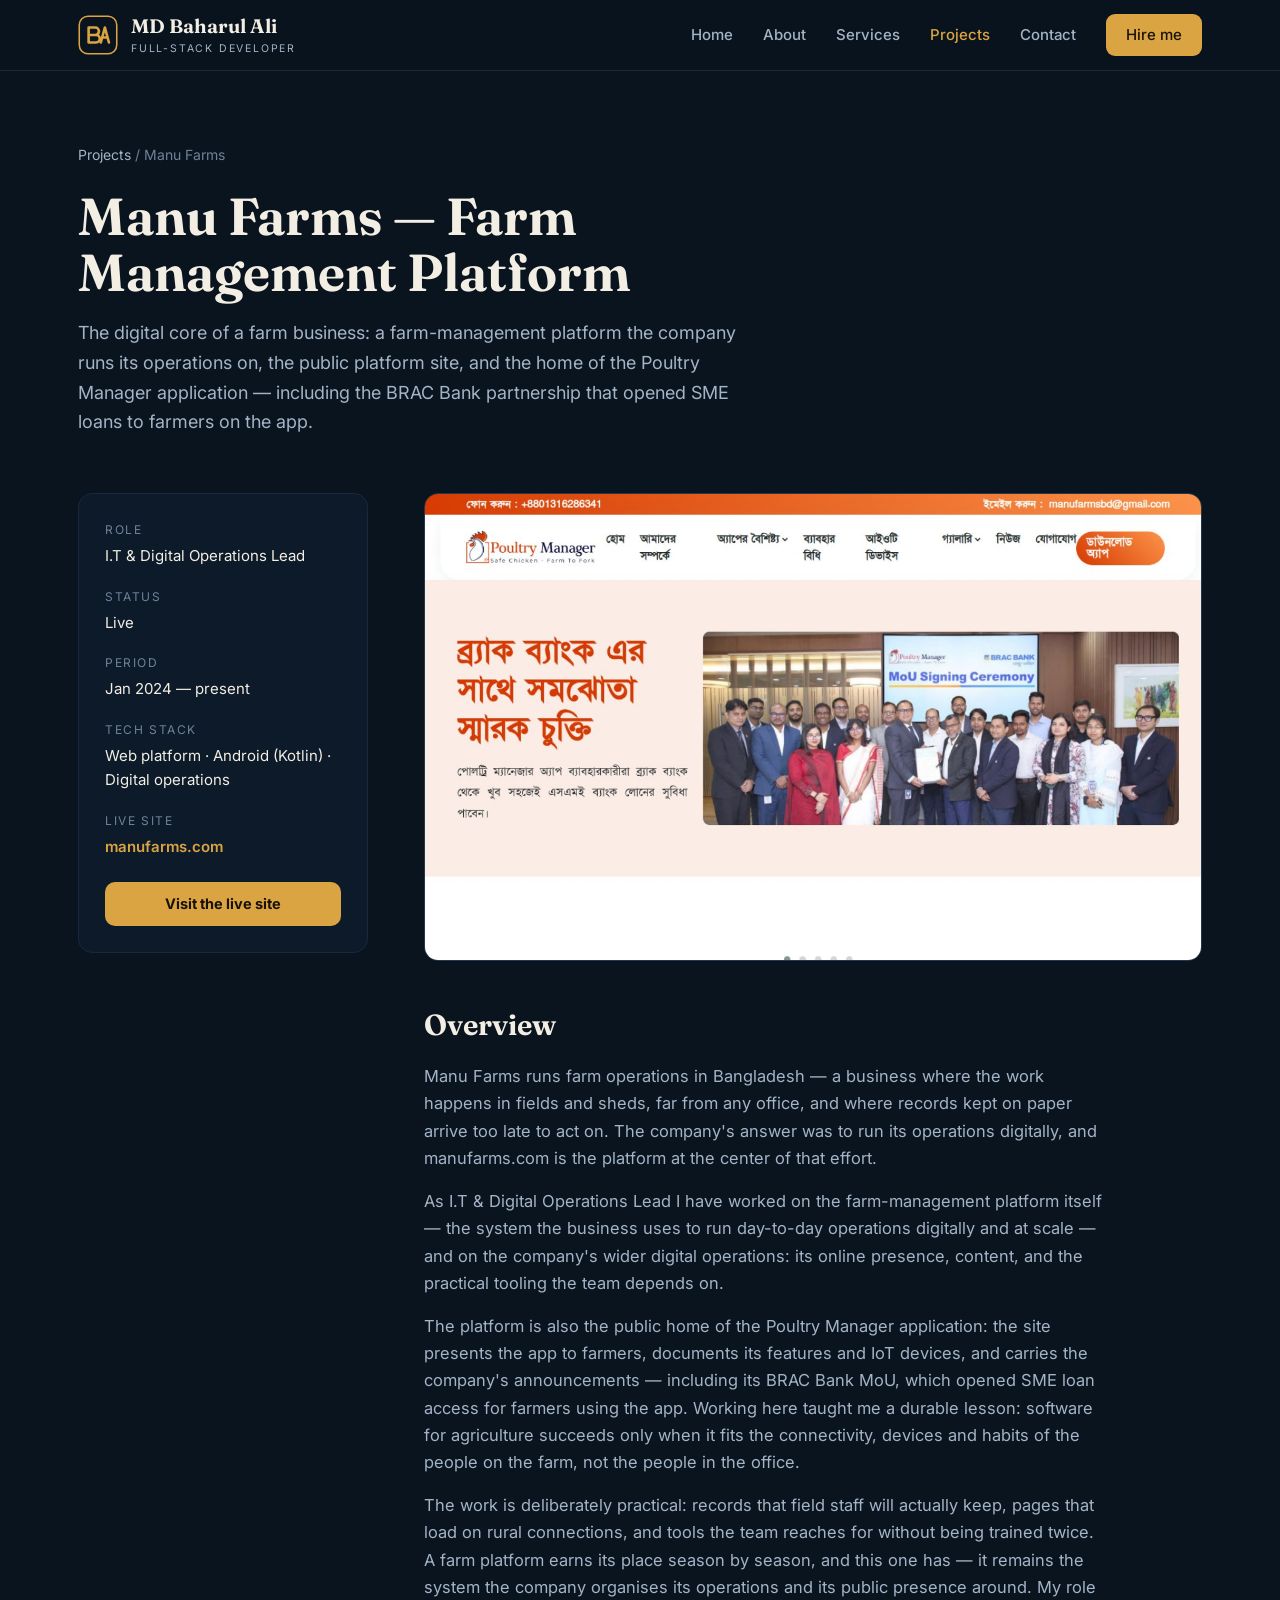
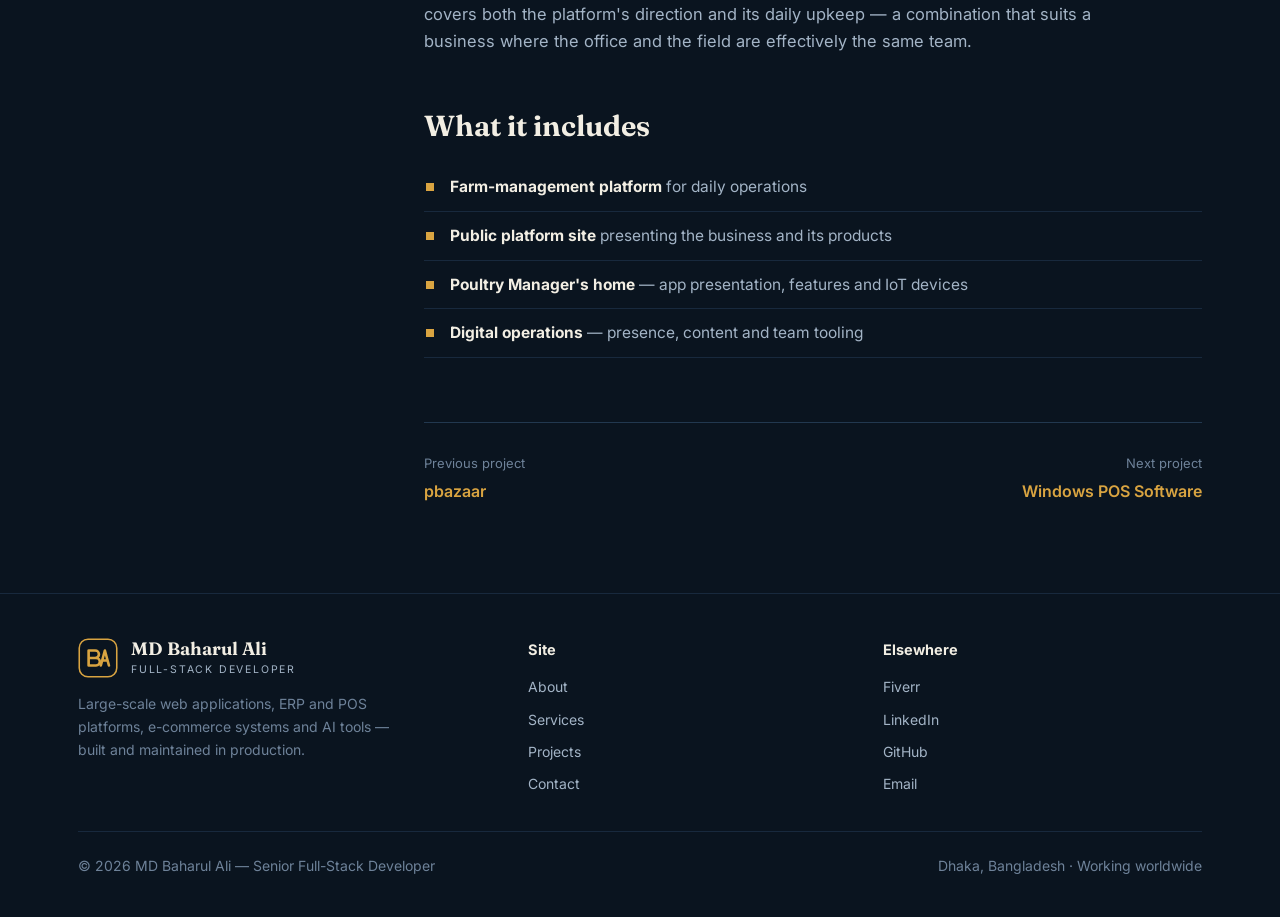
<file: projects/manufarms.html>
<!DOCTYPE html>
<html lang="en">
<head>
<meta charset="UTF-8">
<meta name="viewport" content="width=device-width, initial-scale=1.0">
<title>Manu Farms — Farm Management Platform — MD Baharul Ali</title>
<meta name="description" content="The digital core of a farm business: a farm-management platform the company runs its operations on, the public platform site, and the home of the Poultry Manager application — including the BRAC Bank partnership that opened SME loans to farmers on the app.">
<link rel="icon" type="image/svg+xml" href="../assets/favicon.svg">
<link rel="preconnect" href="https://fonts.googleapis.com">
<link rel="preconnect" href="https://fonts.gstatic.com" crossorigin>
<link href="https://fonts.googleapis.com/css2?family=Fraunces:ital,opsz,wght@0,9..144,500;0,9..144,650;1,9..144,500&family=Inter:wght@400;500;600;700&family=IBM+Plex+Mono:wght@400;500&display=swap" rel="stylesheet">
<link rel="stylesheet" href="../assets/style.css">
</head>
<body>
<header class="site">
  <div class="wrap nav">
    <a class="brand" href="../index.html">
      <img src="../assets/favicon.svg" alt="BA monogram">
      <span class="bt"><b>MD Baharul Ali</b><span>Full-Stack Developer</span></span>
    </a>
    <input type="checkbox" id="navtoggle" aria-label="Toggle navigation">
    <label class="burger" for="navtoggle" aria-hidden="true"><span></span><span></span><span></span></label>
    <nav><a href="../index.html">Home</a><a href="../about.html">About</a><a href="../services.html">Services</a><a href="../projects.html" aria-current="page">Projects</a><a href="../contact.html">Contact</a><a class="hire" href="../contact.html">Hire me</a></nav>
  </div>
</header>

<div class="wrap pagehead">
  <div class="crumb"><a href="../projects.html">Projects</a> / Manu Farms</div>
  <h1>Manu Farms — Farm Management Platform</h1>
  <p>The digital core of a farm business: a farm-management platform the company runs its operations on, the public platform site, and the home of the Poultry Manager application — including the BRAC Bank partnership that opened SME loans to farmers on the app.</p>
</div>
<div class="wrap">
  <div class="case">
    <aside class="rail">
      <dl>
        <div><dt>Role</dt><dd>I.T & Digital Operations Lead</dd></div>
        <div><dt>Status</dt><dd>Live</dd></div>
        <div><dt>Period</dt><dd>Jan 2024 — present</dd></div>
        <div><dt>Tech stack</dt><dd>Web platform · Android (Kotlin) · Digital operations</dd></div>
        <div><dt>Live site</dt><dd><a href="https://manufarms.com" target="_blank" rel="noopener">manufarms.com</a></dd></div>
      </dl>
      <a class="btn sm" href="https://manufarms.com" target="_blank" rel="noopener">Visit the live site</a>
    </aside>
    <div class="case-body">
      <img class="heroimg" src="../assets/projects/site-poultry.jpg" alt="manufarms.com — the Manu Farms platform site">
      <h2>Overview</h2>
      <div class="prose"><p>Manu Farms runs farm operations in Bangladesh — a business where the work happens in fields and sheds, far from any office, and where records kept on paper arrive too late to act on. The company's answer was to run its operations digitally, and manufarms.com is the platform at the center of that effort.</p>
<p>As I.T &amp; Digital Operations Lead I have worked on the farm-management platform itself — the system the business uses to run day-to-day operations digitally and at scale — and on the company's wider digital operations: its online presence, content, and the practical tooling the team depends on.</p>
<p>The platform is also the public home of the Poultry Manager application: the site presents the app to farmers, documents its features and IoT devices, and carries the company's announcements — including its BRAC Bank MoU, which opened SME loan access for farmers using the app. Working here taught me a durable lesson: software for agriculture succeeds only when it fits the connectivity, devices and habits of the people on the farm, not the people in the office.</p>
<p>The work is deliberately practical: records that field staff will actually keep, pages that load on rural connections, and tools the team reaches for without being trained twice. A farm platform earns its place season by season, and this one has — it remains the system the company organises its operations and its public presence around. My role covers both the platform's direction and its daily upkeep — a combination that suits a business where the office and the field are effectively the same team.</p></div>
      <h2>What it includes</h2>
      <ul class="feat"><li><b>Farm-management platform</b> for daily operations</li>
<li><b>Public platform site</b> presenting the business and its products</li>
<li><b>Poultry Manager's home</b> — app presentation, features and IoT devices</li>
<li><b>Digital operations</b> — presence, content and team tooling</li></ul>
      
      <div class="nextproj"><a href="pbazaar.html"><span class="dir">Previous project</span>pbazaar</a><a href="windows-pos.html" style="text-align:right"><span class="dir">Next project</span>Windows POS Software</a></div>
    </div>
  </div>
</div>

<footer class="site">
  <div class="wrap">
    <div class="foot">
      <div>
        <a class="brand" href="../index.html">
          <img src="../assets/favicon.svg" alt="BA monogram">
          <span class="bt"><b>MD Baharul Ali</b><span>Full-Stack Developer</span></span>
        </a>
        <p>Large-scale web applications, ERP and POS platforms, e-commerce systems and AI tools — built and maintained in production.</p>
      </div>
      <div>
        <h4>Site</h4>
        <ul>
          <li><a href="../about.html">About</a></li>
          <li><a href="../services.html">Services</a></li>
          <li><a href="../projects.html">Projects</a></li>
          <li><a href="../contact.html">Contact</a></li>
        </ul>
      </div>
      <div>
        <h4>Elsewhere</h4>
        <ul>
          <li><a href="https://www.fiverr.com/md_baharul_ali" target="_blank" rel="noopener">Fiverr</a></li>
          <li><a href="https://www.linkedin.com/in/md-baharul-ali-831b712b6/" target="_blank" rel="noopener">LinkedIn</a></li>
          <li><a href="https://github.com/mrbahar666" target="_blank" rel="noopener">GitHub</a></li>
          <li><a href="mailto:baharul.bd.it@gmail.com">Email</a></li>
        </ul>
      </div>
    </div>
    <div class="foot-base"><span>© 2026 MD Baharul Ali — Senior Full-Stack Developer</span><span>Dhaka, Bangladesh · Working worldwide</span></div>
  </div>
</footer>
</body>
</html>
</file>
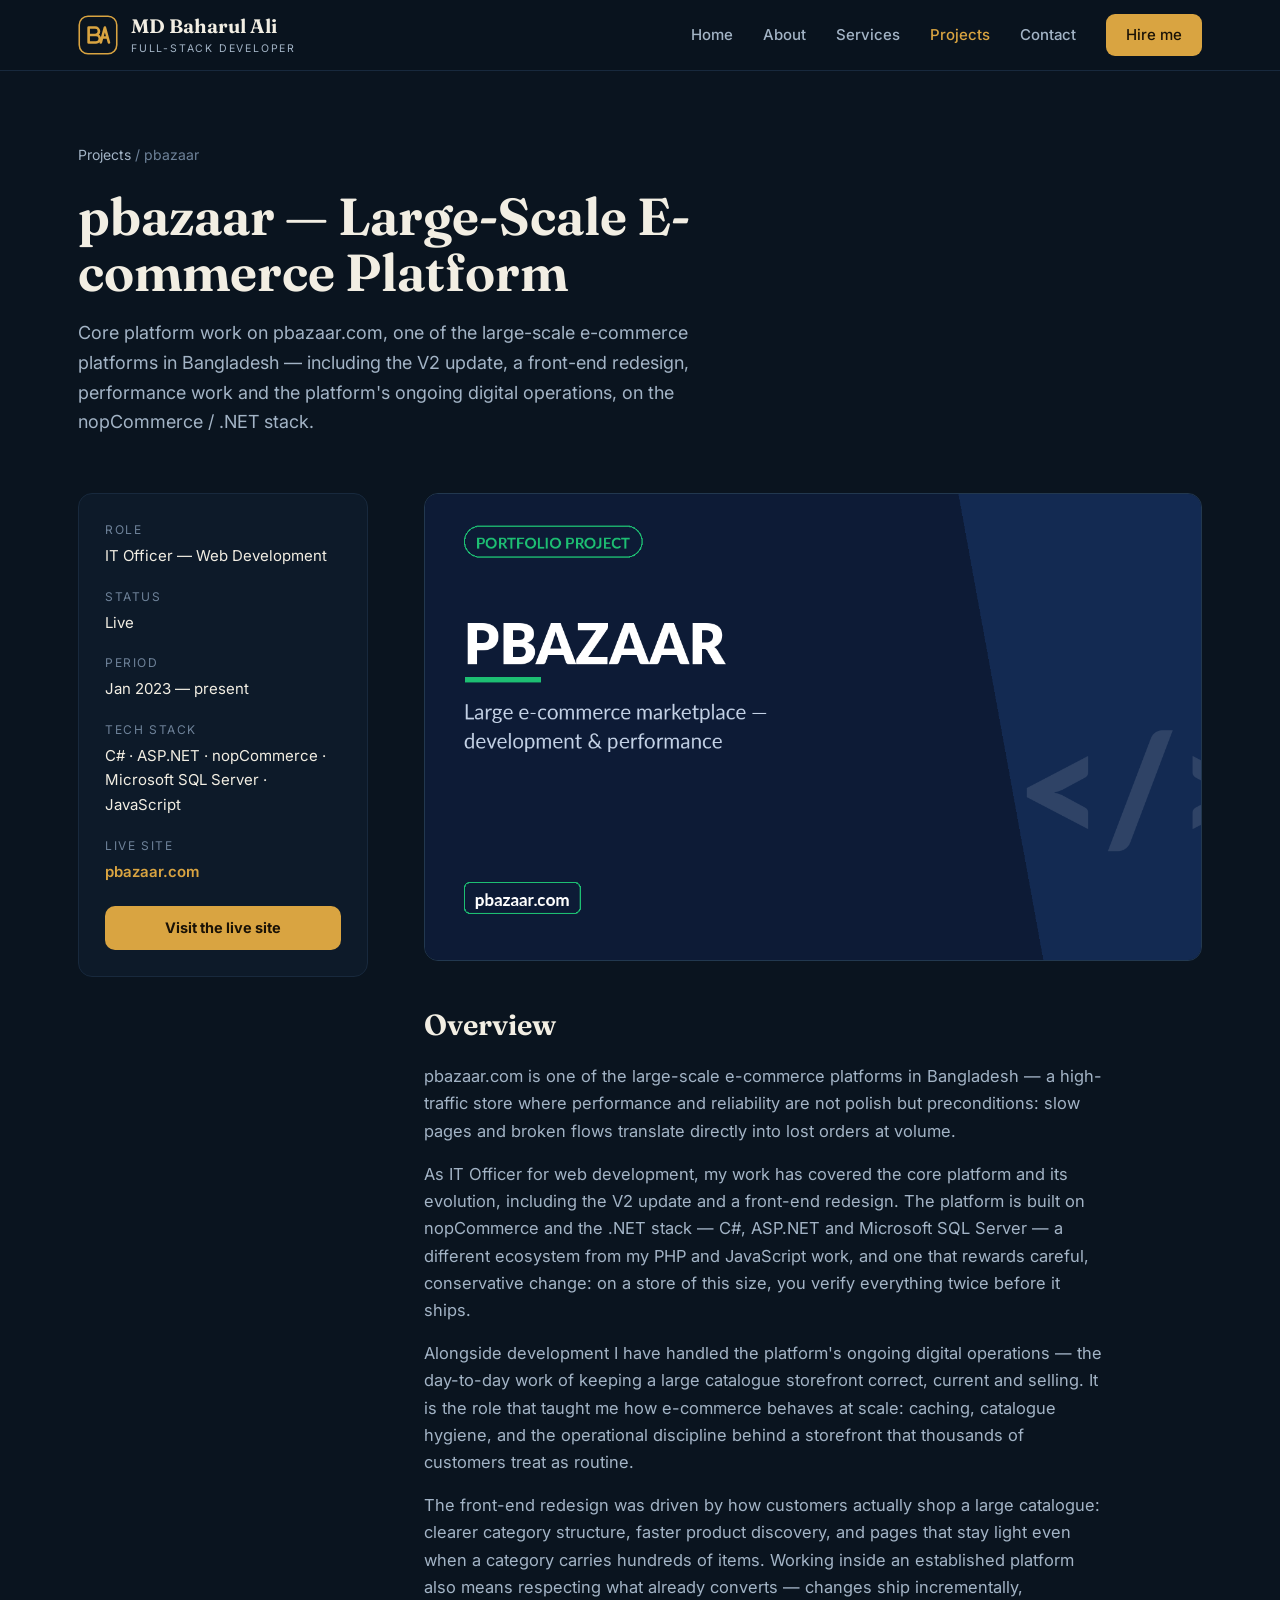
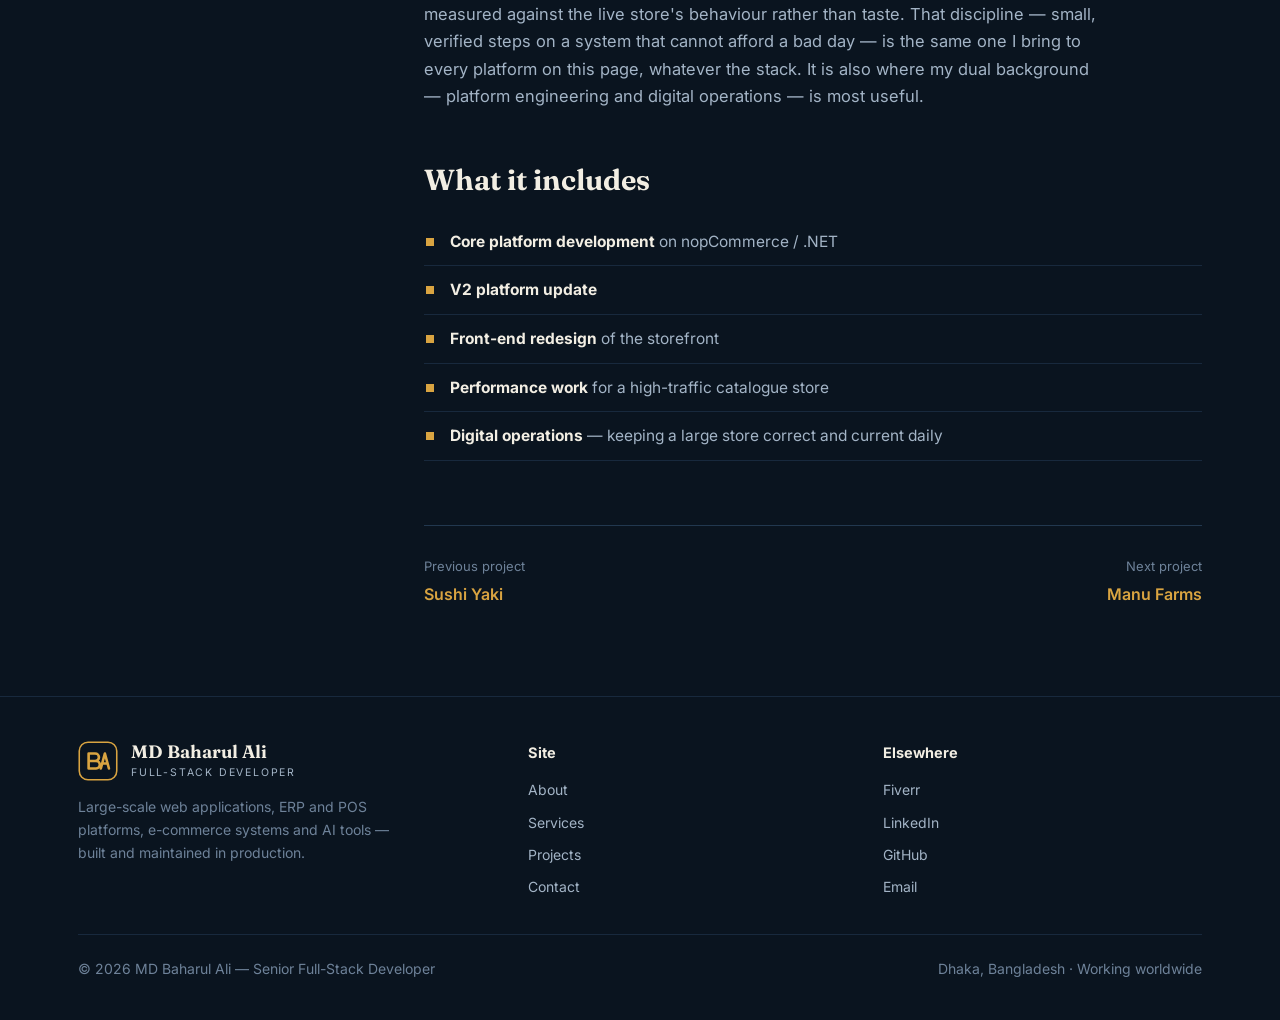
<file: projects/pbazaar.html>
<!DOCTYPE html>
<html lang="en">
<head>
<meta charset="UTF-8">
<meta name="viewport" content="width=device-width, initial-scale=1.0">
<title>pbazaar — Large-Scale E-commerce Platform — MD Baharul Ali</title>
<meta name="description" content="Core platform work on pbazaar.com, one of the large-scale e-commerce platforms in Bangladesh — including the V2 update, a front-end redesign, performance work and the platform&#x27;s ongoing digital operations, on the nopCommerce / .NET stack.">
<link rel="icon" type="image/svg+xml" href="../assets/favicon.svg">
<link rel="preconnect" href="https://fonts.googleapis.com">
<link rel="preconnect" href="https://fonts.gstatic.com" crossorigin>
<link href="https://fonts.googleapis.com/css2?family=Fraunces:ital,opsz,wght@0,9..144,500;0,9..144,650;1,9..144,500&family=Inter:wght@400;500;600;700&family=IBM+Plex+Mono:wght@400;500&display=swap" rel="stylesheet">
<link rel="stylesheet" href="../assets/style.css">
</head>
<body>
<header class="site">
  <div class="wrap nav">
    <a class="brand" href="../index.html">
      <img src="../assets/favicon.svg" alt="BA monogram">
      <span class="bt"><b>MD Baharul Ali</b><span>Full-Stack Developer</span></span>
    </a>
    <input type="checkbox" id="navtoggle" aria-label="Toggle navigation">
    <label class="burger" for="navtoggle" aria-hidden="true"><span></span><span></span><span></span></label>
    <nav><a href="../index.html">Home</a><a href="../about.html">About</a><a href="../services.html">Services</a><a href="../projects.html" aria-current="page">Projects</a><a href="../contact.html">Contact</a><a class="hire" href="../contact.html">Hire me</a></nav>
  </div>
</header>

<div class="wrap pagehead">
  <div class="crumb"><a href="../projects.html">Projects</a> / pbazaar</div>
  <h1>pbazaar — Large-Scale E-commerce Platform</h1>
  <p>Core platform work on pbazaar.com, one of the large-scale e-commerce platforms in Bangladesh — including the V2 update, a front-end redesign, performance work and the platform's ongoing digital operations, on the nopCommerce / .NET stack.</p>
</div>
<div class="wrap">
  <div class="case">
    <aside class="rail">
      <dl>
        <div><dt>Role</dt><dd>IT Officer — Web Development</dd></div>
        <div><dt>Status</dt><dd>Live</dd></div>
        <div><dt>Period</dt><dd>Jan 2023 — present</dd></div>
        <div><dt>Tech stack</dt><dd>C# · ASP.NET · nopCommerce · Microsoft SQL Server · JavaScript</dd></div>
        <div><dt>Live site</dt><dd><a href="https://pbazaar.com" target="_blank" rel="noopener">pbazaar.com</a></dd></div>
      </dl>
      <a class="btn sm" href="https://pbazaar.com" target="_blank" rel="noopener">Visit the live site</a>
    </aside>
    <div class="case-body">
      <img class="heroimg" src="../assets/projects/portfolio-pbazaar.png" alt="pbazaar e-commerce platform poster">
      <h2>Overview</h2>
      <div class="prose"><p>pbazaar.com is one of the large-scale e-commerce platforms in Bangladesh — a high-traffic store where performance and reliability are not polish but preconditions: slow pages and broken flows translate directly into lost orders at volume.</p>
<p>As IT Officer for web development, my work has covered the core platform and its evolution, including the V2 update and a front-end redesign. The platform is built on nopCommerce and the .NET stack — C#, ASP.NET and Microsoft SQL Server — a different ecosystem from my PHP and JavaScript work, and one that rewards careful, conservative change: on a store of this size, you verify everything twice before it ships.</p>
<p>Alongside development I have handled the platform's ongoing digital operations — the day-to-day work of keeping a large catalogue storefront correct, current and selling. It is the role that taught me how e-commerce behaves at scale: caching, catalogue hygiene, and the operational discipline behind a storefront that thousands of customers treat as routine.</p>
<p>The front-end redesign was driven by how customers actually shop a large catalogue: clearer category structure, faster product discovery, and pages that stay light even when a category carries hundreds of items. Working inside an established platform also means respecting what already converts — changes ship incrementally, measured against the live store's behaviour rather than taste. That discipline — small, verified steps on a system that cannot afford a bad day — is the same one I bring to every platform on this page, whatever the stack. It is also where my dual background — platform engineering and digital operations — is most useful.</p></div>
      <h2>What it includes</h2>
      <ul class="feat"><li><b>Core platform development</b> on nopCommerce / .NET</li>
<li><b>V2 platform update</b></li>
<li><b>Front-end redesign</b> of the storefront</li>
<li><b>Performance work</b> for a high-traffic catalogue store</li>
<li><b>Digital operations</b> — keeping a large store correct and current daily</li></ul>
      
      <div class="nextproj"><a href="sushiyaki.html"><span class="dir">Previous project</span>Sushi Yaki</a><a href="manufarms.html" style="text-align:right"><span class="dir">Next project</span>Manu Farms</a></div>
    </div>
  </div>
</div>

<footer class="site">
  <div class="wrap">
    <div class="foot">
      <div>
        <a class="brand" href="../index.html">
          <img src="../assets/favicon.svg" alt="BA monogram">
          <span class="bt"><b>MD Baharul Ali</b><span>Full-Stack Developer</span></span>
        </a>
        <p>Large-scale web applications, ERP and POS platforms, e-commerce systems and AI tools — built and maintained in production.</p>
      </div>
      <div>
        <h4>Site</h4>
        <ul>
          <li><a href="../about.html">About</a></li>
          <li><a href="../services.html">Services</a></li>
          <li><a href="../projects.html">Projects</a></li>
          <li><a href="../contact.html">Contact</a></li>
        </ul>
      </div>
      <div>
        <h4>Elsewhere</h4>
        <ul>
          <li><a href="https://www.fiverr.com/md_baharul_ali" target="_blank" rel="noopener">Fiverr</a></li>
          <li><a href="https://www.linkedin.com/in/md-baharul-ali-831b712b6/" target="_blank" rel="noopener">LinkedIn</a></li>
          <li><a href="https://github.com/mrbahar666" target="_blank" rel="noopener">GitHub</a></li>
          <li><a href="mailto:baharul.bd.it@gmail.com">Email</a></li>
        </ul>
      </div>
    </div>
    <div class="foot-base"><span>© 2026 MD Baharul Ali — Senior Full-Stack Developer</span><span>Dhaka, Bangladesh · Working worldwide</span></div>
  </div>
</footer>
</body>
</html>
</file>
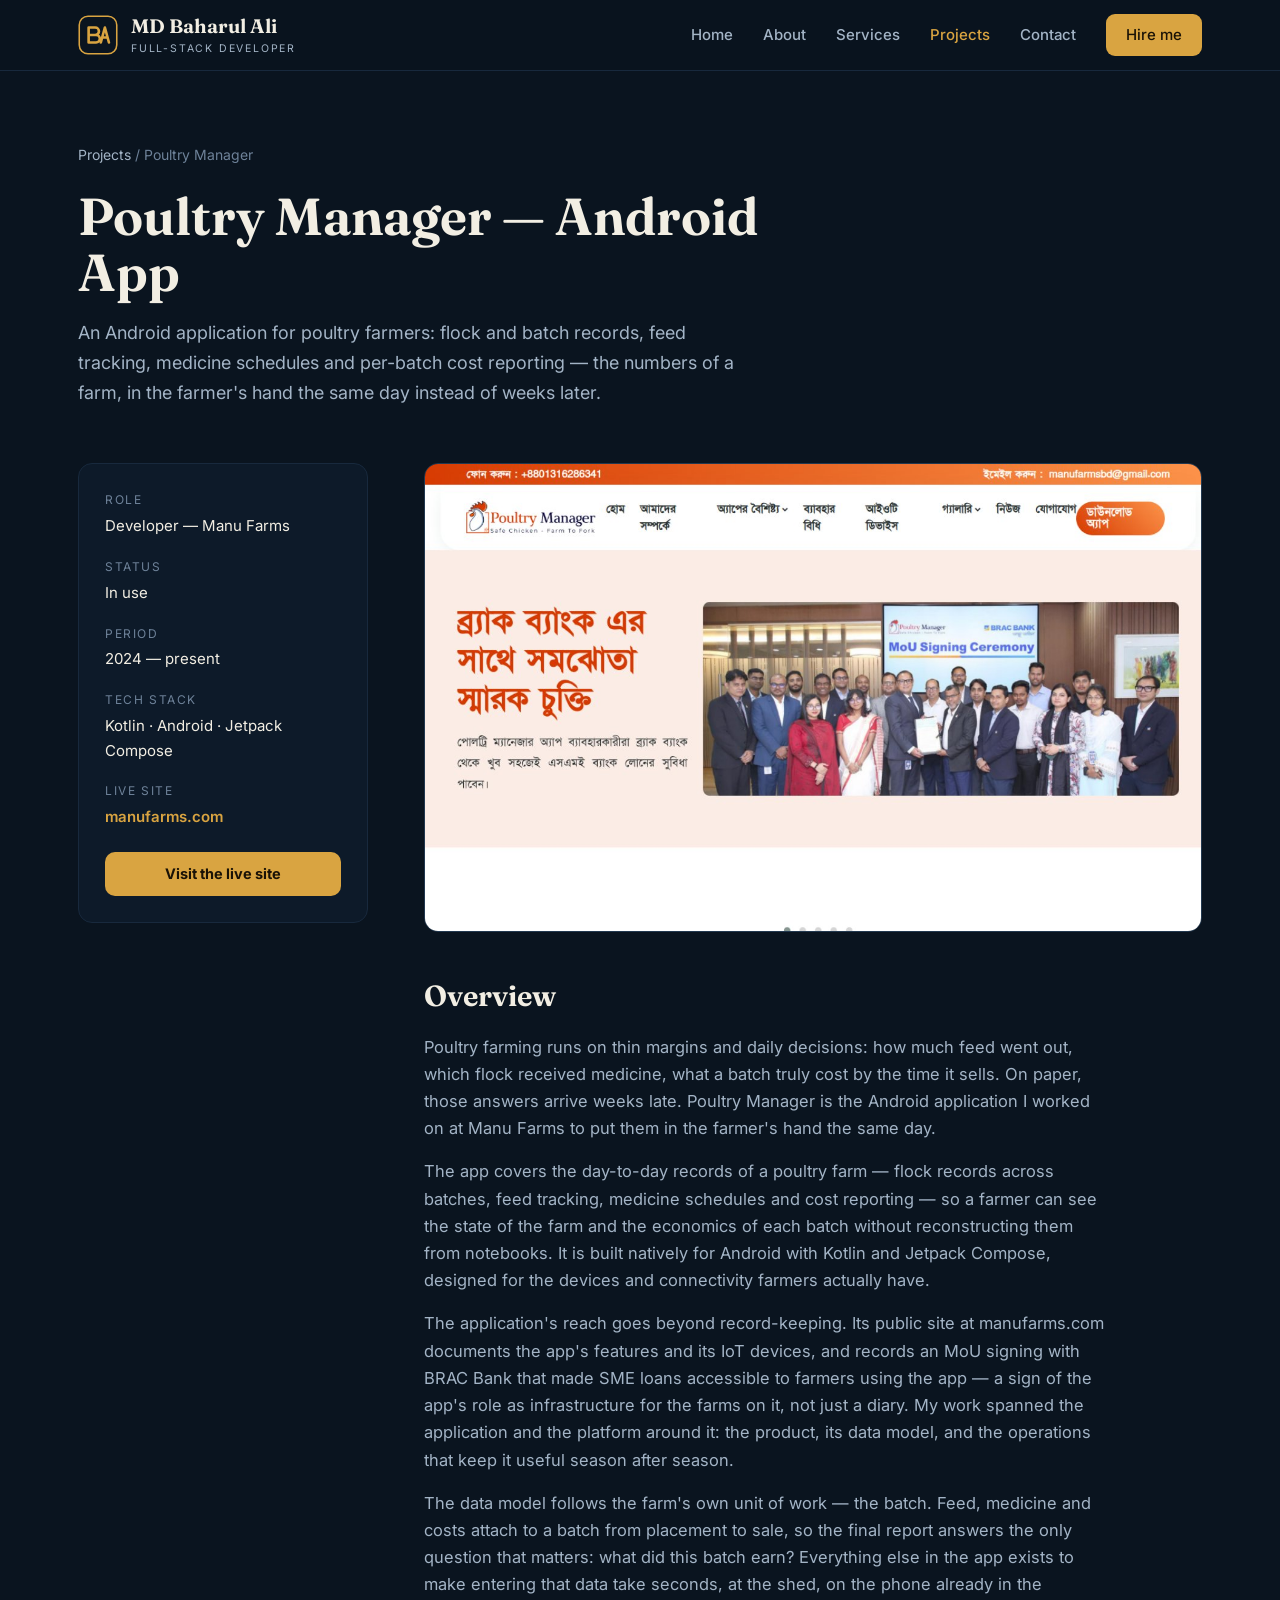
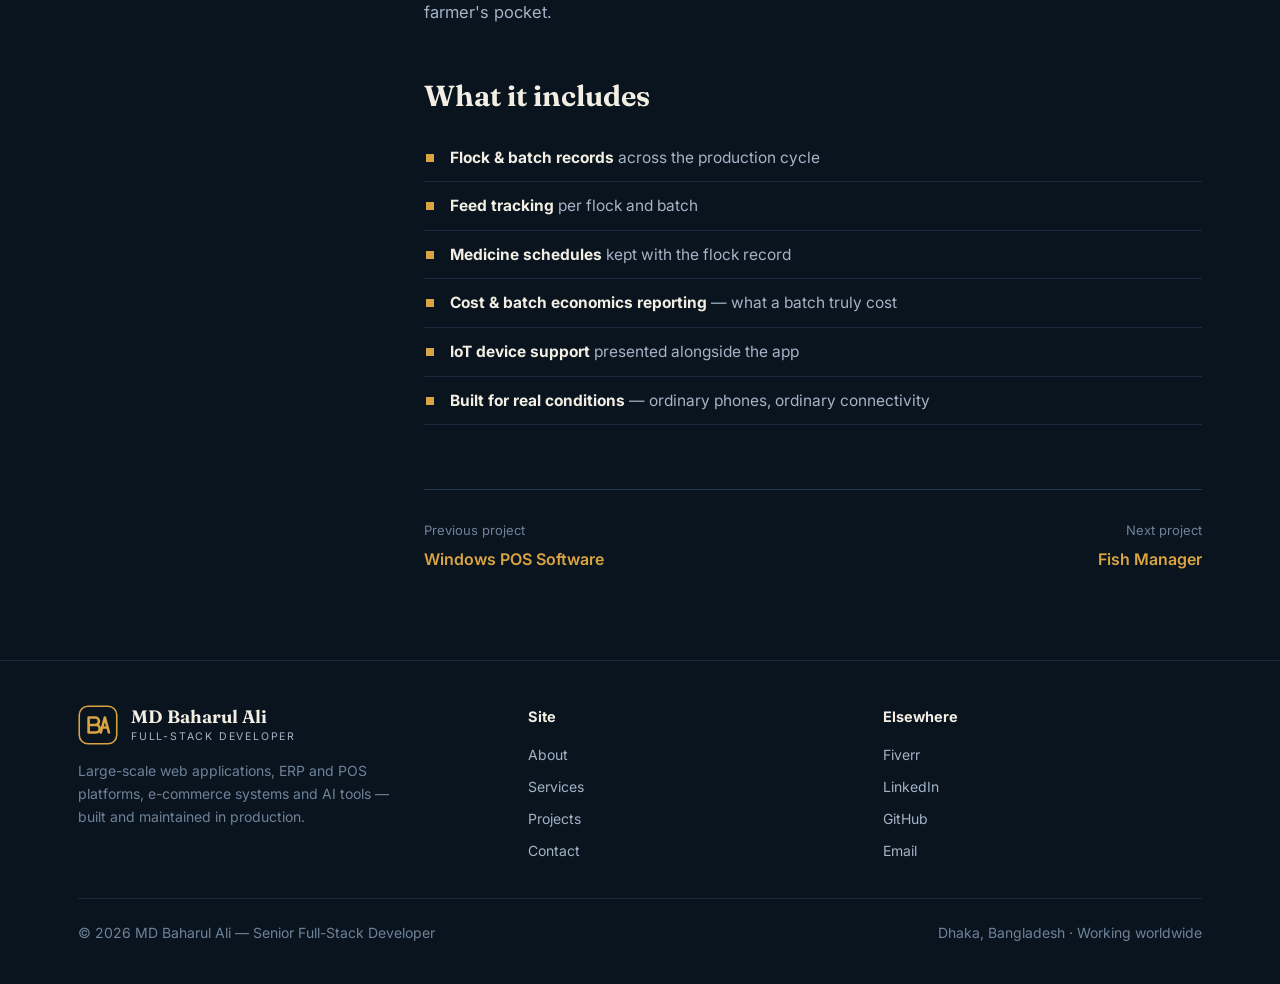
<file: projects/poultry-manager.html>
<!DOCTYPE html>
<html lang="en">
<head>
<meta charset="UTF-8">
<meta name="viewport" content="width=device-width, initial-scale=1.0">
<title>Poultry Manager — Android App — MD Baharul Ali</title>
<meta name="description" content="An Android application for poultry farmers: flock and batch records, feed tracking, medicine schedules and per-batch cost reporting — the numbers of a farm, in the farmer&#x27;s hand the same day instead of weeks later.">
<link rel="icon" type="image/svg+xml" href="../assets/favicon.svg">
<link rel="preconnect" href="https://fonts.googleapis.com">
<link rel="preconnect" href="https://fonts.gstatic.com" crossorigin>
<link href="https://fonts.googleapis.com/css2?family=Fraunces:ital,opsz,wght@0,9..144,500;0,9..144,650;1,9..144,500&family=Inter:wght@400;500;600;700&family=IBM+Plex+Mono:wght@400;500&display=swap" rel="stylesheet">
<link rel="stylesheet" href="../assets/style.css">
</head>
<body>
<header class="site">
  <div class="wrap nav">
    <a class="brand" href="../index.html">
      <img src="../assets/favicon.svg" alt="BA monogram">
      <span class="bt"><b>MD Baharul Ali</b><span>Full-Stack Developer</span></span>
    </a>
    <input type="checkbox" id="navtoggle" aria-label="Toggle navigation">
    <label class="burger" for="navtoggle" aria-hidden="true"><span></span><span></span><span></span></label>
    <nav><a href="../index.html">Home</a><a href="../about.html">About</a><a href="../services.html">Services</a><a href="../projects.html" aria-current="page">Projects</a><a href="../contact.html">Contact</a><a class="hire" href="../contact.html">Hire me</a></nav>
  </div>
</header>

<div class="wrap pagehead">
  <div class="crumb"><a href="../projects.html">Projects</a> / Poultry Manager</div>
  <h1>Poultry Manager — Android App</h1>
  <p>An Android application for poultry farmers: flock and batch records, feed tracking, medicine schedules and per-batch cost reporting — the numbers of a farm, in the farmer's hand the same day instead of weeks later.</p>
</div>
<div class="wrap">
  <div class="case">
    <aside class="rail">
      <dl>
        <div><dt>Role</dt><dd>Developer — Manu Farms</dd></div>
        <div><dt>Status</dt><dd>In use</dd></div>
        <div><dt>Period</dt><dd>2024 — present</dd></div>
        <div><dt>Tech stack</dt><dd>Kotlin · Android · Jetpack Compose</dd></div>
        <div><dt>Live site</dt><dd><a href="https://manufarms.com" target="_blank" rel="noopener">manufarms.com</a></dd></div>
      </dl>
      <a class="btn sm" href="https://manufarms.com" target="_blank" rel="noopener">Visit the live site</a>
    </aside>
    <div class="case-body">
      <img class="heroimg" src="../assets/projects/site-poultry.jpg" alt="Poultry Manager presented on manufarms.com">
      <h2>Overview</h2>
      <div class="prose"><p>Poultry farming runs on thin margins and daily decisions: how much feed went out, which flock received medicine, what a batch truly cost by the time it sells. On paper, those answers arrive weeks late. Poultry Manager is the Android application I worked on at Manu Farms to put them in the farmer's hand the same day.</p>
<p>The app covers the day-to-day records of a poultry farm — flock records across batches, feed tracking, medicine schedules and cost reporting — so a farmer can see the state of the farm and the economics of each batch without reconstructing them from notebooks. It is built natively for Android with Kotlin and Jetpack Compose, designed for the devices and connectivity farmers actually have.</p>
<p>The application's reach goes beyond record-keeping. Its public site at manufarms.com documents the app's features and its IoT devices, and records an MoU signing with BRAC Bank that made SME loans accessible to farmers using the app — a sign of the app's role as infrastructure for the farms on it, not just a diary. My work spanned the application and the platform around it: the product, its data model, and the operations that keep it useful season after season.</p>
<p>The data model follows the farm's own unit of work — the batch. Feed, medicine and costs attach to a batch from placement to sale, so the final report answers the only question that matters: what did this batch earn? Everything else in the app exists to make entering that data take seconds, at the shed, on the phone already in the farmer's pocket.</p></div>
      <h2>What it includes</h2>
      <ul class="feat"><li><b>Flock &amp; batch records</b> across the production cycle</li>
<li><b>Feed tracking</b> per flock and batch</li>
<li><b>Medicine schedules</b> kept with the flock record</li>
<li><b>Cost &amp; batch economics reporting</b> — what a batch truly cost</li>
<li><b>IoT device support</b> presented alongside the app</li>
<li><b>Built for real conditions</b> — ordinary phones, ordinary connectivity</li></ul>
      
      <div class="nextproj"><a href="windows-pos.html"><span class="dir">Previous project</span>Windows POS Software</a><a href="fish-manager.html" style="text-align:right"><span class="dir">Next project</span>Fish Manager</a></div>
    </div>
  </div>
</div>

<footer class="site">
  <div class="wrap">
    <div class="foot">
      <div>
        <a class="brand" href="../index.html">
          <img src="../assets/favicon.svg" alt="BA monogram">
          <span class="bt"><b>MD Baharul Ali</b><span>Full-Stack Developer</span></span>
        </a>
        <p>Large-scale web applications, ERP and POS platforms, e-commerce systems and AI tools — built and maintained in production.</p>
      </div>
      <div>
        <h4>Site</h4>
        <ul>
          <li><a href="../about.html">About</a></li>
          <li><a href="../services.html">Services</a></li>
          <li><a href="../projects.html">Projects</a></li>
          <li><a href="../contact.html">Contact</a></li>
        </ul>
      </div>
      <div>
        <h4>Elsewhere</h4>
        <ul>
          <li><a href="https://www.fiverr.com/md_baharul_ali" target="_blank" rel="noopener">Fiverr</a></li>
          <li><a href="https://www.linkedin.com/in/md-baharul-ali-831b712b6/" target="_blank" rel="noopener">LinkedIn</a></li>
          <li><a href="https://github.com/mrbahar666" target="_blank" rel="noopener">GitHub</a></li>
          <li><a href="mailto:baharul.bd.it@gmail.com">Email</a></li>
        </ul>
      </div>
    </div>
    <div class="foot-base"><span>© 2026 MD Baharul Ali — Senior Full-Stack Developer</span><span>Dhaka, Bangladesh · Working worldwide</span></div>
  </div>
</footer>
</body>
</html>
</file>
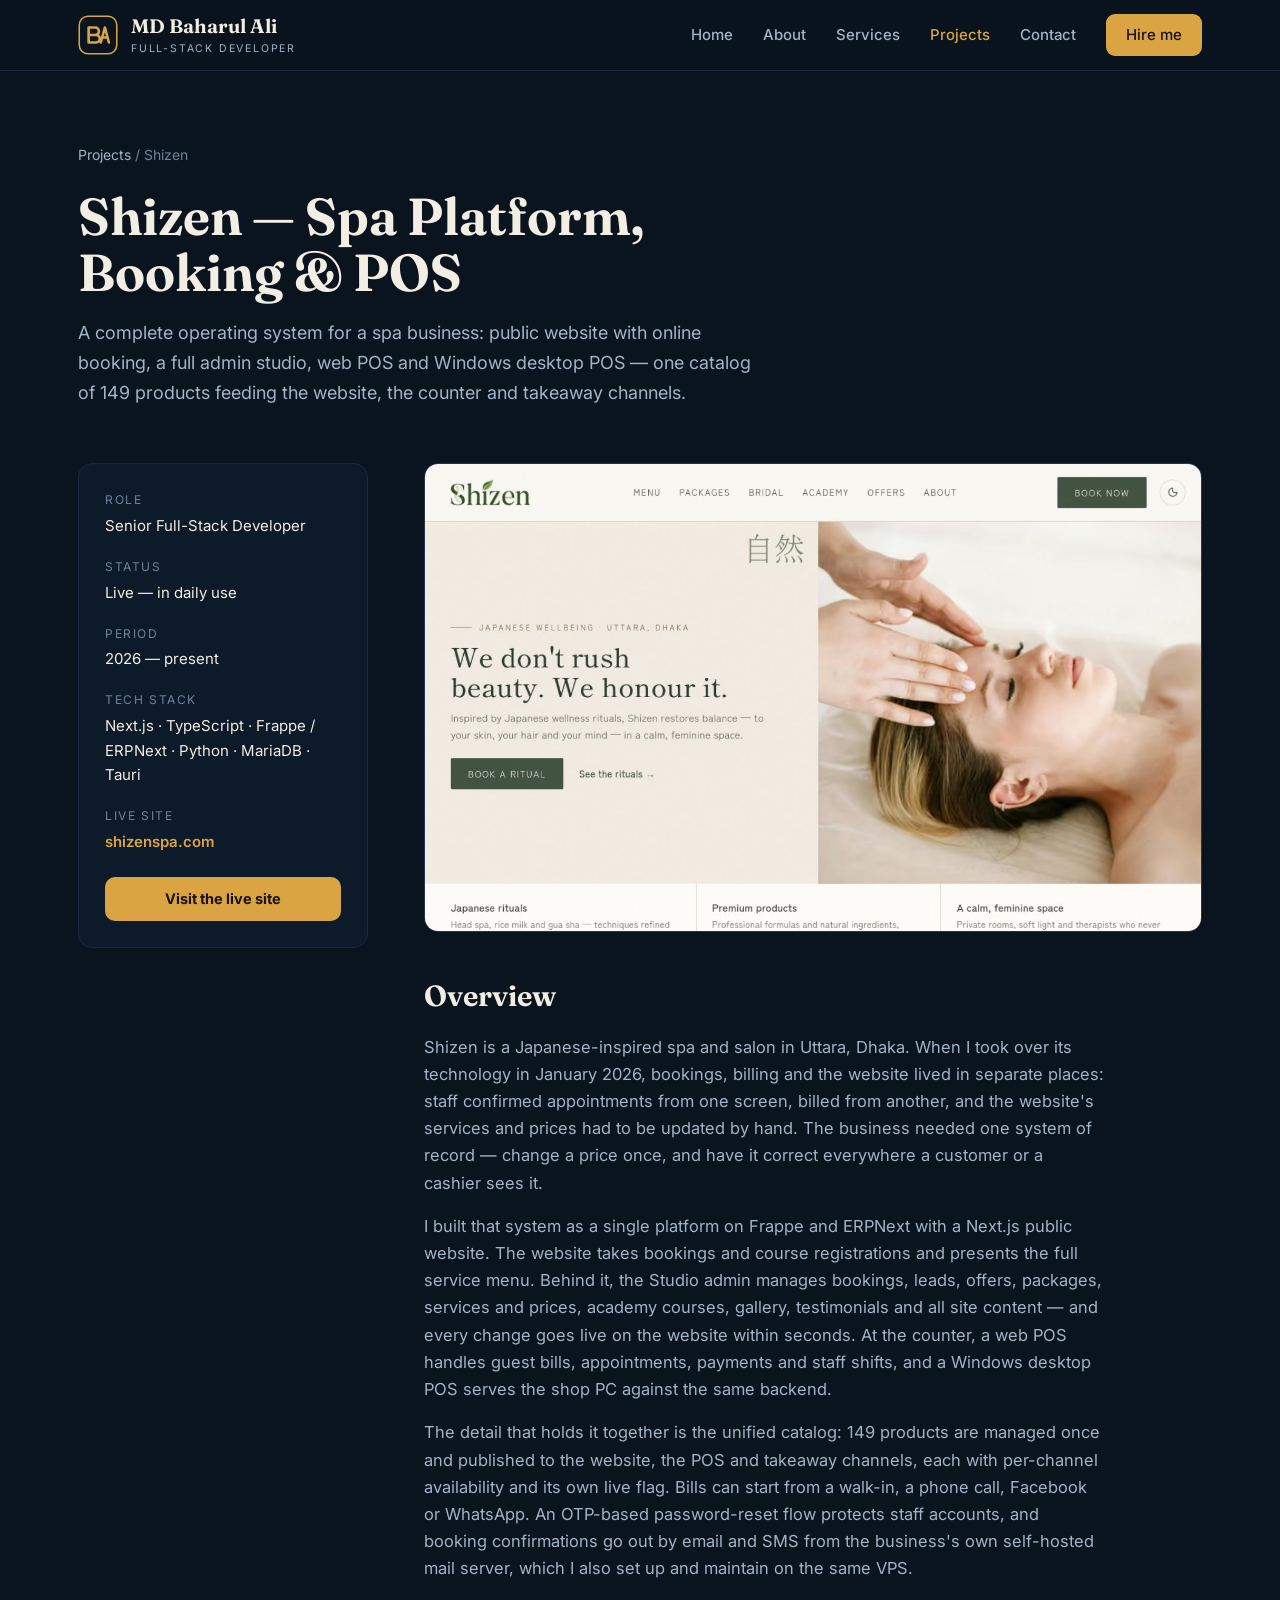
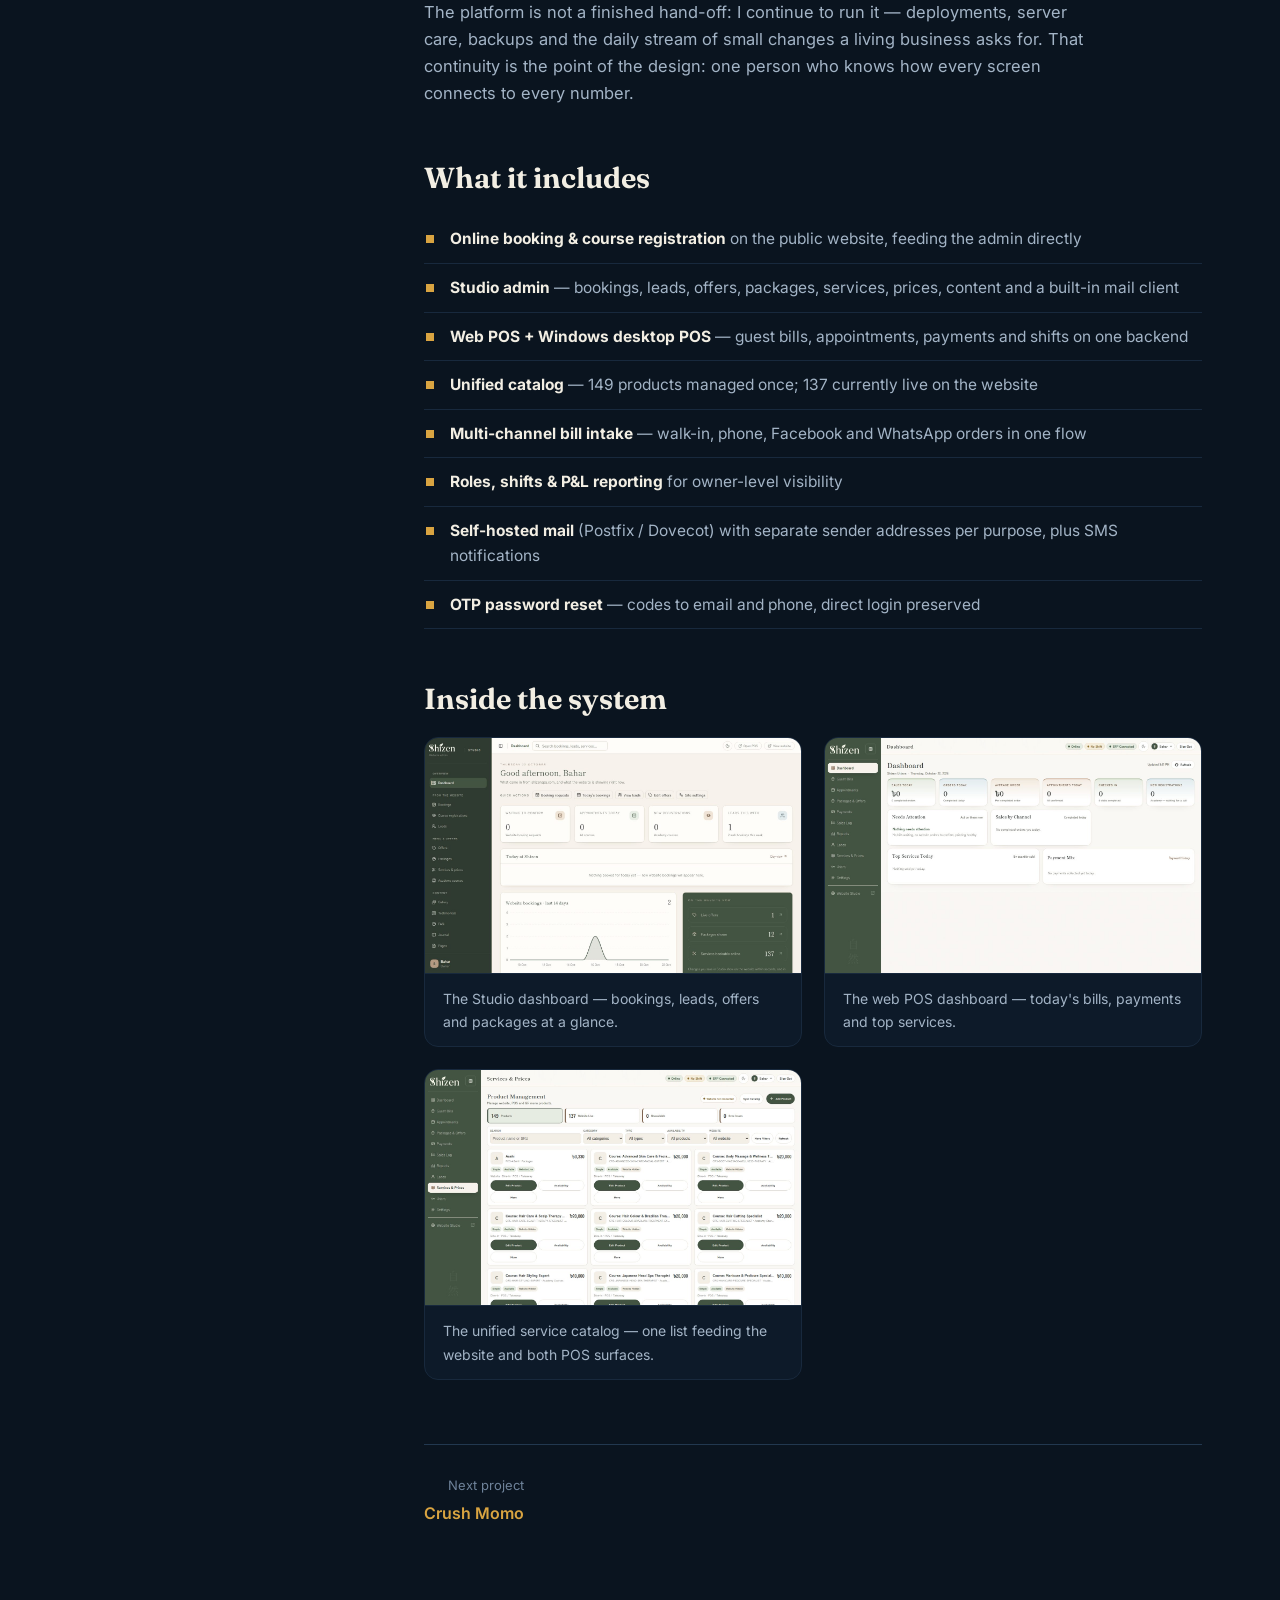
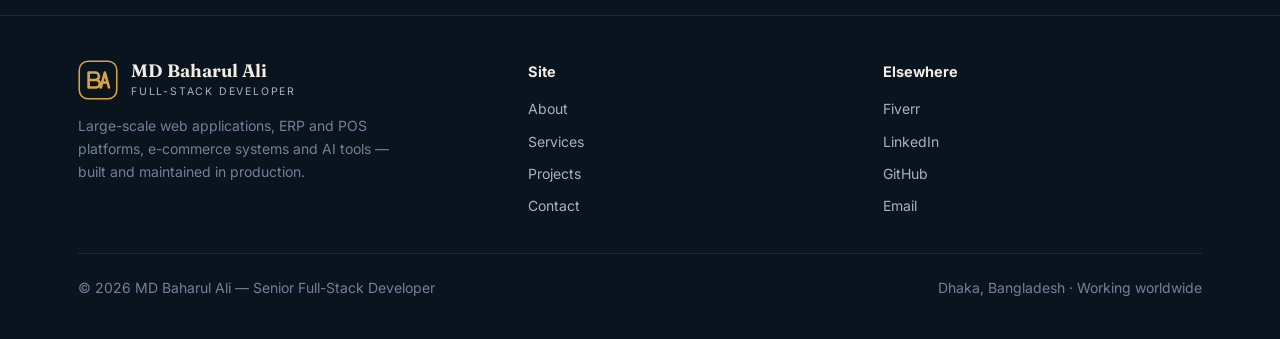
<file: projects/shizen.html>
<!DOCTYPE html>
<html lang="en">
<head>
<meta charset="UTF-8">
<meta name="viewport" content="width=device-width, initial-scale=1.0">
<title>Shizen — Spa Platform, Booking &amp; POS — MD Baharul Ali</title>
<meta name="description" content="A complete operating system for a spa business: public website with online booking, a full admin studio, web POS and Windows desktop POS — one catalog of 149 products feeding the website, the counter and takeaway channels.">
<link rel="icon" type="image/svg+xml" href="../assets/favicon.svg">
<link rel="preconnect" href="https://fonts.googleapis.com">
<link rel="preconnect" href="https://fonts.gstatic.com" crossorigin>
<link href="https://fonts.googleapis.com/css2?family=Fraunces:ital,opsz,wght@0,9..144,500;0,9..144,650;1,9..144,500&family=Inter:wght@400;500;600;700&family=IBM+Plex+Mono:wght@400;500&display=swap" rel="stylesheet">
<link rel="stylesheet" href="../assets/style.css">
</head>
<body>
<header class="site">
  <div class="wrap nav">
    <a class="brand" href="../index.html">
      <img src="../assets/favicon.svg" alt="BA monogram">
      <span class="bt"><b>MD Baharul Ali</b><span>Full-Stack Developer</span></span>
    </a>
    <input type="checkbox" id="navtoggle" aria-label="Toggle navigation">
    <label class="burger" for="navtoggle" aria-hidden="true"><span></span><span></span><span></span></label>
    <nav><a href="../index.html">Home</a><a href="../about.html">About</a><a href="../services.html">Services</a><a href="../projects.html" aria-current="page">Projects</a><a href="../contact.html">Contact</a><a class="hire" href="../contact.html">Hire me</a></nav>
  </div>
</header>

<div class="wrap pagehead">
  <div class="crumb"><a href="../projects.html">Projects</a> / Shizen</div>
  <h1>Shizen — Spa Platform, Booking & POS</h1>
  <p>A complete operating system for a spa business: public website with online booking, a full admin studio, web POS and Windows desktop POS — one catalog of 149 products feeding the website, the counter and takeaway channels.</p>
</div>
<div class="wrap">
  <div class="case">
    <aside class="rail">
      <dl>
        <div><dt>Role</dt><dd>Senior Full-Stack Developer</dd></div>
        <div><dt>Status</dt><dd>Live — in daily use</dd></div>
        <div><dt>Period</dt><dd>2026 — present</dd></div>
        <div><dt>Tech stack</dt><dd>Next.js · TypeScript · Frappe / ERPNext · Python · MariaDB · Tauri</dd></div>
        <div><dt>Live site</dt><dd><a href="https://shizenspa.com" target="_blank" rel="noopener">shizenspa.com</a></dd></div>
      </dl>
      <a class="btn sm" href="https://shizenspa.com" target="_blank" rel="noopener">Visit the live site</a>
    </aside>
    <div class="case-body">
      <img class="heroimg" src="../assets/projects/site-shizen.jpg" alt="Shizen website homepage">
      <h2>Overview</h2>
      <div class="prose"><p>Shizen is a Japanese-inspired spa and salon in Uttara, Dhaka. When I took over its technology in January 2026, bookings, billing and the website lived in separate places: staff confirmed appointments from one screen, billed from another, and the website's services and prices had to be updated by hand. The business needed one system of record — change a price once, and have it correct everywhere a customer or a cashier sees it.</p>
<p>I built that system as a single platform on Frappe and ERPNext with a Next.js public website. The website takes bookings and course registrations and presents the full service menu. Behind it, the Studio admin manages bookings, leads, offers, packages, services and prices, academy courses, gallery, testimonials and all site content — and every change goes live on the website within seconds. At the counter, a web POS handles guest bills, appointments, payments and staff shifts, and a Windows desktop POS serves the shop PC against the same backend.</p>
<p>The detail that holds it together is the unified catalog: 149 products are managed once and published to the website, the POS and takeaway channels, each with per-channel availability and its own live flag. Bills can start from a walk-in, a phone call, Facebook or WhatsApp. An OTP-based password-reset flow protects staff accounts, and booking confirmations go out by email and SMS from the business's own self-hosted mail server, which I also set up and maintain on the same VPS.</p>
<p>The platform is not a finished hand-off: I continue to run it — deployments, server care, backups and the daily stream of small changes a living business asks for. That continuity is the point of the design: one person who knows how every screen connects to every number.</p></div>
      <h2>What it includes</h2>
      <ul class="feat"><li><b>Online booking &amp; course registration</b> on the public website, feeding the admin directly</li>
<li><b>Studio admin</b> — bookings, leads, offers, packages, services, prices, content and a built-in mail client</li>
<li><b>Web POS + Windows desktop POS</b> — guest bills, appointments, payments and shifts on one backend</li>
<li><b>Unified catalog</b> — 149 products managed once; 137 currently live on the website</li>
<li><b>Multi-channel bill intake</b> — walk-in, phone, Facebook and WhatsApp orders in one flow</li>
<li><b>Roles, shifts &amp; P&amp;L reporting</b> for owner-level visibility</li>
<li><b>Self-hosted mail</b> (Postfix / Dovecot) with separate sender addresses per purpose, plus SMS notifications</li>
<li><b>OTP password reset</b> — codes to email and phone, direct login preserved</li></ul>
      <h2>Inside the system</h2><div class="gallery"><figure><img src="../assets/work/shizen-studio.jpg" alt="The Studio dashboard — bookings, leads, offers and packages at a glance." loading="lazy"><figcaption>The Studio dashboard — bookings, leads, offers and packages at a glance.</figcaption></figure>
<figure><img src="../assets/work/shizen-pos-dashboard.jpg" alt="The web POS dashboard — today&#x27;s bills, payments and top services." loading="lazy"><figcaption>The web POS dashboard — today's bills, payments and top services.</figcaption></figure>
<figure><img src="../assets/work/shizen-catalog.jpg" alt="The unified service catalog — one list feeding the website and both POS surfaces." loading="lazy"><figcaption>The unified service catalog — one list feeding the website and both POS surfaces.</figcaption></figure></div>
      <div class="nextproj"><a href="crushmomo.html" style="text-align:right"><span class="dir">Next project</span>Crush Momo</a></div>
    </div>
  </div>
</div>

<footer class="site">
  <div class="wrap">
    <div class="foot">
      <div>
        <a class="brand" href="../index.html">
          <img src="../assets/favicon.svg" alt="BA monogram">
          <span class="bt"><b>MD Baharul Ali</b><span>Full-Stack Developer</span></span>
        </a>
        <p>Large-scale web applications, ERP and POS platforms, e-commerce systems and AI tools — built and maintained in production.</p>
      </div>
      <div>
        <h4>Site</h4>
        <ul>
          <li><a href="../about.html">About</a></li>
          <li><a href="../services.html">Services</a></li>
          <li><a href="../projects.html">Projects</a></li>
          <li><a href="../contact.html">Contact</a></li>
        </ul>
      </div>
      <div>
        <h4>Elsewhere</h4>
        <ul>
          <li><a href="https://www.fiverr.com/md_baharul_ali" target="_blank" rel="noopener">Fiverr</a></li>
          <li><a href="https://www.linkedin.com/in/md-baharul-ali-831b712b6/" target="_blank" rel="noopener">LinkedIn</a></li>
          <li><a href="https://github.com/mrbahar666" target="_blank" rel="noopener">GitHub</a></li>
          <li><a href="mailto:baharul.bd.it@gmail.com">Email</a></li>
        </ul>
      </div>
    </div>
    <div class="foot-base"><span>© 2026 MD Baharul Ali — Senior Full-Stack Developer</span><span>Dhaka, Bangladesh · Working worldwide</span></div>
  </div>
</footer>
</body>
</html>
</file>
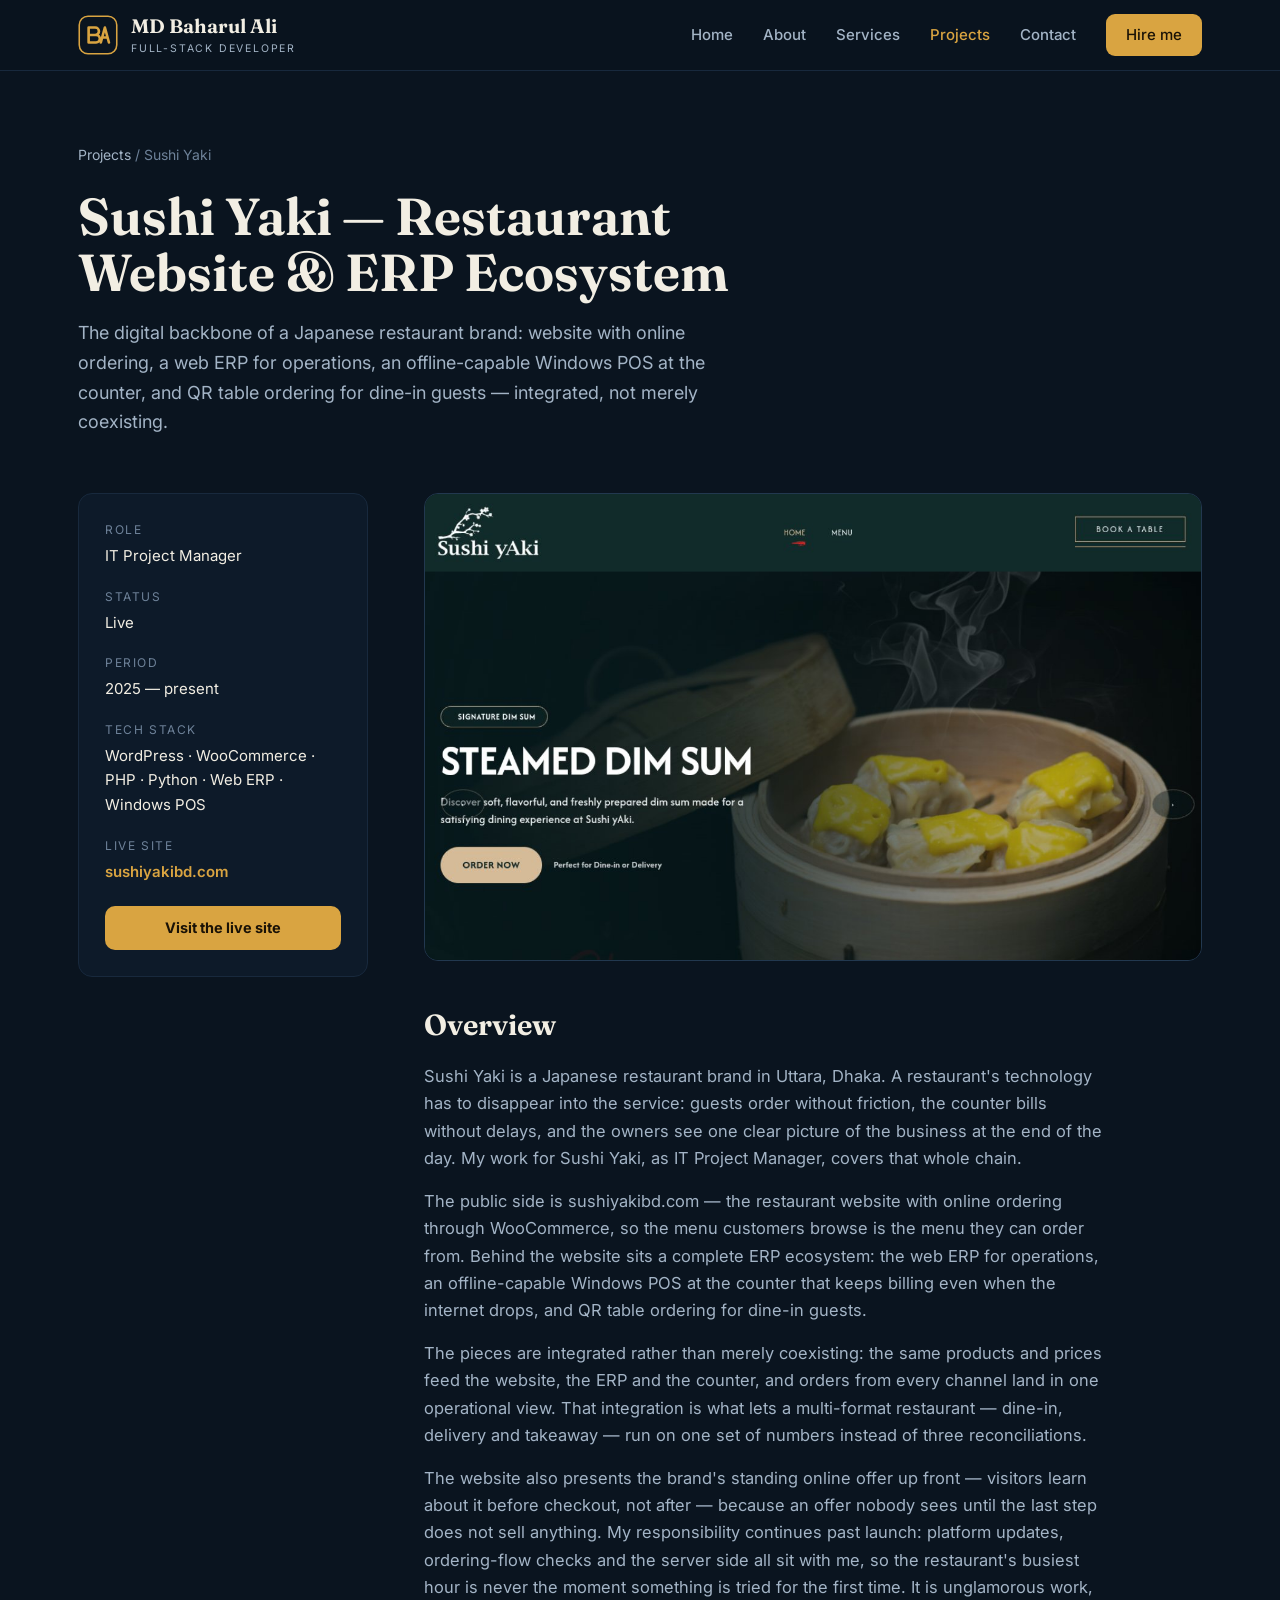
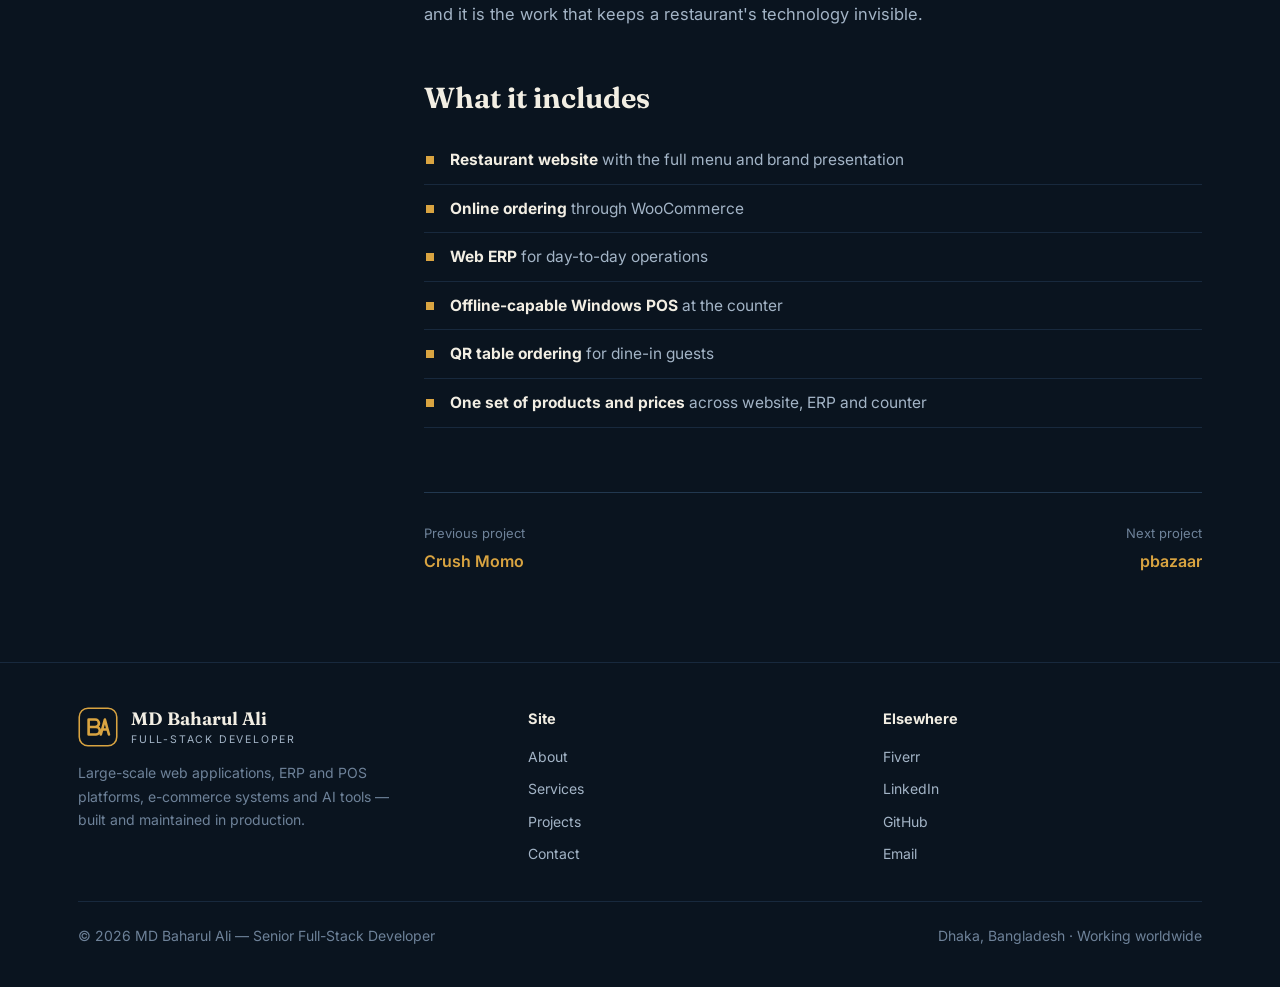
<file: projects/sushiyaki.html>
<!DOCTYPE html>
<html lang="en">
<head>
<meta charset="UTF-8">
<meta name="viewport" content="width=device-width, initial-scale=1.0">
<title>Sushi Yaki — Restaurant Website &amp; ERP Ecosystem — MD Baharul Ali</title>
<meta name="description" content="The digital backbone of a Japanese restaurant brand: website with online ordering, a web ERP for operations, an offline-capable Windows POS at the counter, and QR table ordering for dine-in guests — integrated, not merely coexisting.">
<link rel="icon" type="image/svg+xml" href="../assets/favicon.svg">
<link rel="preconnect" href="https://fonts.googleapis.com">
<link rel="preconnect" href="https://fonts.gstatic.com" crossorigin>
<link href="https://fonts.googleapis.com/css2?family=Fraunces:ital,opsz,wght@0,9..144,500;0,9..144,650;1,9..144,500&family=Inter:wght@400;500;600;700&family=IBM+Plex+Mono:wght@400;500&display=swap" rel="stylesheet">
<link rel="stylesheet" href="../assets/style.css">
</head>
<body>
<header class="site">
  <div class="wrap nav">
    <a class="brand" href="../index.html">
      <img src="../assets/favicon.svg" alt="BA monogram">
      <span class="bt"><b>MD Baharul Ali</b><span>Full-Stack Developer</span></span>
    </a>
    <input type="checkbox" id="navtoggle" aria-label="Toggle navigation">
    <label class="burger" for="navtoggle" aria-hidden="true"><span></span><span></span><span></span></label>
    <nav><a href="../index.html">Home</a><a href="../about.html">About</a><a href="../services.html">Services</a><a href="../projects.html" aria-current="page">Projects</a><a href="../contact.html">Contact</a><a class="hire" href="../contact.html">Hire me</a></nav>
  </div>
</header>

<div class="wrap pagehead">
  <div class="crumb"><a href="../projects.html">Projects</a> / Sushi Yaki</div>
  <h1>Sushi Yaki — Restaurant Website & ERP Ecosystem</h1>
  <p>The digital backbone of a Japanese restaurant brand: website with online ordering, a web ERP for operations, an offline-capable Windows POS at the counter, and QR table ordering for dine-in guests — integrated, not merely coexisting.</p>
</div>
<div class="wrap">
  <div class="case">
    <aside class="rail">
      <dl>
        <div><dt>Role</dt><dd>IT Project Manager</dd></div>
        <div><dt>Status</dt><dd>Live</dd></div>
        <div><dt>Period</dt><dd>2025 — present</dd></div>
        <div><dt>Tech stack</dt><dd>WordPress · WooCommerce · PHP · Python · Web ERP · Windows POS</dd></div>
        <div><dt>Live site</dt><dd><a href="https://sushiyakibd.com" target="_blank" rel="noopener">sushiyakibd.com</a></dd></div>
      </dl>
      <a class="btn sm" href="https://sushiyakibd.com" target="_blank" rel="noopener">Visit the live site</a>
    </aside>
    <div class="case-body">
      <img class="heroimg" src="../assets/projects/site-sushiyaki.jpg" alt="Sushi Yaki restaurant website">
      <h2>Overview</h2>
      <div class="prose"><p>Sushi Yaki is a Japanese restaurant brand in Uttara, Dhaka. A restaurant's technology has to disappear into the service: guests order without friction, the counter bills without delays, and the owners see one clear picture of the business at the end of the day. My work for Sushi Yaki, as IT Project Manager, covers that whole chain.</p>
<p>The public side is sushiyakibd.com — the restaurant website with online ordering through WooCommerce, so the menu customers browse is the menu they can order from. Behind the website sits a complete ERP ecosystem: the web ERP for operations, an offline-capable Windows POS at the counter that keeps billing even when the internet drops, and QR table ordering for dine-in guests.</p>
<p>The pieces are integrated rather than merely coexisting: the same products and prices feed the website, the ERP and the counter, and orders from every channel land in one operational view. That integration is what lets a multi-format restaurant — dine-in, delivery and takeaway — run on one set of numbers instead of three reconciliations.</p>
<p>The website also presents the brand's standing online offer up front — visitors learn about it before checkout, not after — because an offer nobody sees until the last step does not sell anything. My responsibility continues past launch: platform updates, ordering-flow checks and the server side all sit with me, so the restaurant's busiest hour is never the moment something is tried for the first time. It is unglamorous work, and it is the work that keeps a restaurant's technology invisible.</p></div>
      <h2>What it includes</h2>
      <ul class="feat"><li><b>Restaurant website</b> with the full menu and brand presentation</li>
<li><b>Online ordering</b> through WooCommerce</li>
<li><b>Web ERP</b> for day-to-day operations</li>
<li><b>Offline-capable Windows POS</b> at the counter</li>
<li><b>QR table ordering</b> for dine-in guests</li>
<li><b>One set of products and prices</b> across website, ERP and counter</li></ul>
      
      <div class="nextproj"><a href="crushmomo.html"><span class="dir">Previous project</span>Crush Momo</a><a href="pbazaar.html" style="text-align:right"><span class="dir">Next project</span>pbazaar</a></div>
    </div>
  </div>
</div>

<footer class="site">
  <div class="wrap">
    <div class="foot">
      <div>
        <a class="brand" href="../index.html">
          <img src="../assets/favicon.svg" alt="BA monogram">
          <span class="bt"><b>MD Baharul Ali</b><span>Full-Stack Developer</span></span>
        </a>
        <p>Large-scale web applications, ERP and POS platforms, e-commerce systems and AI tools — built and maintained in production.</p>
      </div>
      <div>
        <h4>Site</h4>
        <ul>
          <li><a href="../about.html">About</a></li>
          <li><a href="../services.html">Services</a></li>
          <li><a href="../projects.html">Projects</a></li>
          <li><a href="../contact.html">Contact</a></li>
        </ul>
      </div>
      <div>
        <h4>Elsewhere</h4>
        <ul>
          <li><a href="https://www.fiverr.com/md_baharul_ali" target="_blank" rel="noopener">Fiverr</a></li>
          <li><a href="https://www.linkedin.com/in/md-baharul-ali-831b712b6/" target="_blank" rel="noopener">LinkedIn</a></li>
          <li><a href="https://github.com/mrbahar666" target="_blank" rel="noopener">GitHub</a></li>
          <li><a href="mailto:baharul.bd.it@gmail.com">Email</a></li>
        </ul>
      </div>
    </div>
    <div class="foot-base"><span>© 2026 MD Baharul Ali — Senior Full-Stack Developer</span><span>Dhaka, Bangladesh · Working worldwide</span></div>
  </div>
</footer>
</body>
</html>
</file>
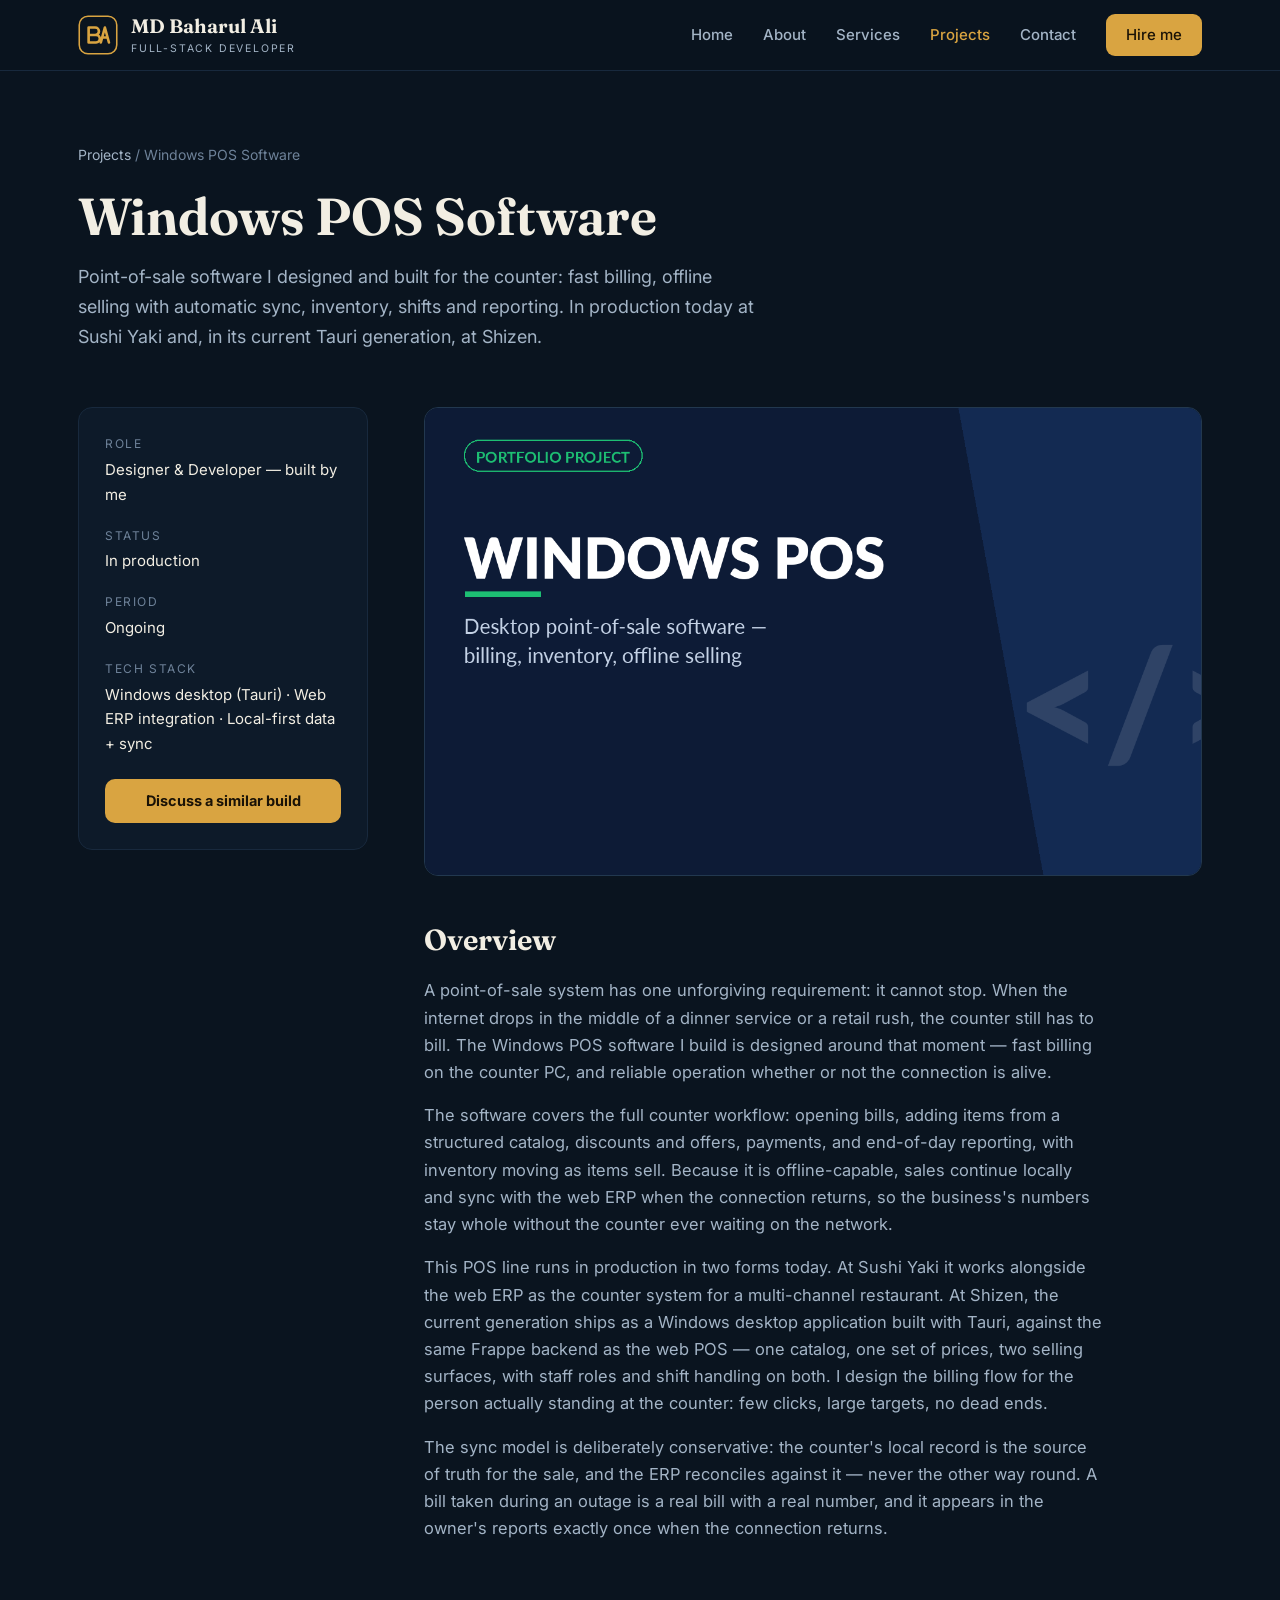
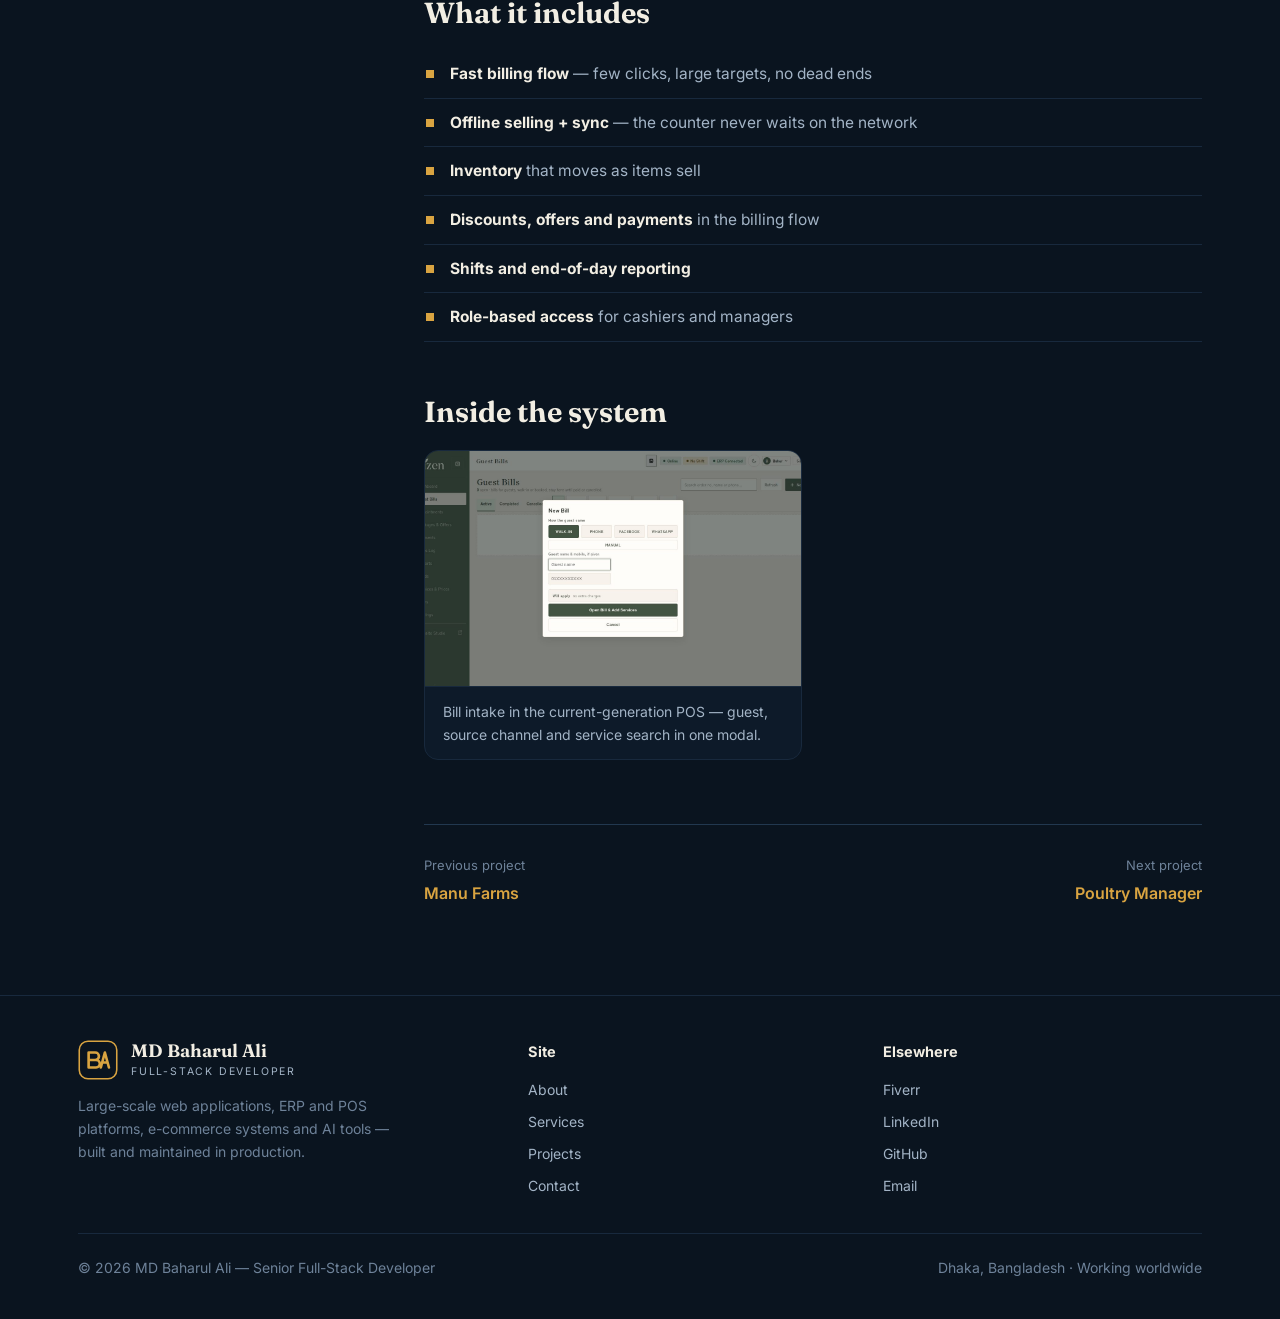
<file: projects/windows-pos.html>
<!DOCTYPE html>
<html lang="en">
<head>
<meta charset="UTF-8">
<meta name="viewport" content="width=device-width, initial-scale=1.0">
<title>Windows POS Software — MD Baharul Ali</title>
<meta name="description" content="Point-of-sale software I designed and built for the counter: fast billing, offline selling with automatic sync, inventory, shifts and reporting. In production today at Sushi Yaki and, in its current Tauri generation, at Shizen.">
<link rel="icon" type="image/svg+xml" href="../assets/favicon.svg">
<link rel="preconnect" href="https://fonts.googleapis.com">
<link rel="preconnect" href="https://fonts.gstatic.com" crossorigin>
<link href="https://fonts.googleapis.com/css2?family=Fraunces:ital,opsz,wght@0,9..144,500;0,9..144,650;1,9..144,500&family=Inter:wght@400;500;600;700&family=IBM+Plex+Mono:wght@400;500&display=swap" rel="stylesheet">
<link rel="stylesheet" href="../assets/style.css">
</head>
<body>
<header class="site">
  <div class="wrap nav">
    <a class="brand" href="../index.html">
      <img src="../assets/favicon.svg" alt="BA monogram">
      <span class="bt"><b>MD Baharul Ali</b><span>Full-Stack Developer</span></span>
    </a>
    <input type="checkbox" id="navtoggle" aria-label="Toggle navigation">
    <label class="burger" for="navtoggle" aria-hidden="true"><span></span><span></span><span></span></label>
    <nav><a href="../index.html">Home</a><a href="../about.html">About</a><a href="../services.html">Services</a><a href="../projects.html" aria-current="page">Projects</a><a href="../contact.html">Contact</a><a class="hire" href="../contact.html">Hire me</a></nav>
  </div>
</header>

<div class="wrap pagehead">
  <div class="crumb"><a href="../projects.html">Projects</a> / Windows POS Software</div>
  <h1>Windows POS Software</h1>
  <p>Point-of-sale software I designed and built for the counter: fast billing, offline selling with automatic sync, inventory, shifts and reporting. In production today at Sushi Yaki and, in its current Tauri generation, at Shizen.</p>
</div>
<div class="wrap">
  <div class="case">
    <aside class="rail">
      <dl>
        <div><dt>Role</dt><dd>Designer & Developer — built by me</dd></div>
        <div><dt>Status</dt><dd>In production</dd></div>
        <div><dt>Period</dt><dd>Ongoing</dd></div>
        <div><dt>Tech stack</dt><dd>Windows desktop (Tauri) · Web ERP integration · Local-first data + sync</dd></div>
        
      </dl>
      <a class="btn sm" href="../contact.html">Discuss a similar build</a>
    </aside>
    <div class="case-body">
      <img class="heroimg" src="../assets/projects/portfolio-pos.png" alt="Windows POS software poster">
      <h2>Overview</h2>
      <div class="prose"><p>A point-of-sale system has one unforgiving requirement: it cannot stop. When the internet drops in the middle of a dinner service or a retail rush, the counter still has to bill. The Windows POS software I build is designed around that moment — fast billing on the counter PC, and reliable operation whether or not the connection is alive.</p>
<p>The software covers the full counter workflow: opening bills, adding items from a structured catalog, discounts and offers, payments, and end-of-day reporting, with inventory moving as items sell. Because it is offline-capable, sales continue locally and sync with the web ERP when the connection returns, so the business's numbers stay whole without the counter ever waiting on the network.</p>
<p>This POS line runs in production in two forms today. At Sushi Yaki it works alongside the web ERP as the counter system for a multi-channel restaurant. At Shizen, the current generation ships as a Windows desktop application built with Tauri, against the same Frappe backend as the web POS — one catalog, one set of prices, two selling surfaces, with staff roles and shift handling on both. I design the billing flow for the person actually standing at the counter: few clicks, large targets, no dead ends.</p>
<p>The sync model is deliberately conservative: the counter's local record is the source of truth for the sale, and the ERP reconciles against it — never the other way round. A bill taken during an outage is a real bill with a real number, and it appears in the owner's reports exactly once when the connection returns.</p></div>
      <h2>What it includes</h2>
      <ul class="feat"><li><b>Fast billing flow</b> — few clicks, large targets, no dead ends</li>
<li><b>Offline selling + sync</b> — the counter never waits on the network</li>
<li><b>Inventory</b> that moves as items sell</li>
<li><b>Discounts, offers and payments</b> in the billing flow</li>
<li><b>Shifts and end-of-day reporting</b></li>
<li><b>Role-based access</b> for cashiers and managers</li></ul>
      <h2>Inside the system</h2><div class="gallery"><figure><img src="../assets/work/shizen-newbill.jpg" alt="Bill intake in the current-generation POS — guest, source channel and service search in one modal." loading="lazy"><figcaption>Bill intake in the current-generation POS — guest, source channel and service search in one modal.</figcaption></figure></div>
      <div class="nextproj"><a href="manufarms.html"><span class="dir">Previous project</span>Manu Farms</a><a href="poultry-manager.html" style="text-align:right"><span class="dir">Next project</span>Poultry Manager</a></div>
    </div>
  </div>
</div>

<footer class="site">
  <div class="wrap">
    <div class="foot">
      <div>
        <a class="brand" href="../index.html">
          <img src="../assets/favicon.svg" alt="BA monogram">
          <span class="bt"><b>MD Baharul Ali</b><span>Full-Stack Developer</span></span>
        </a>
        <p>Large-scale web applications, ERP and POS platforms, e-commerce systems and AI tools — built and maintained in production.</p>
      </div>
      <div>
        <h4>Site</h4>
        <ul>
          <li><a href="../about.html">About</a></li>
          <li><a href="../services.html">Services</a></li>
          <li><a href="../projects.html">Projects</a></li>
          <li><a href="../contact.html">Contact</a></li>
        </ul>
      </div>
      <div>
        <h4>Elsewhere</h4>
        <ul>
          <li><a href="https://www.fiverr.com/md_baharul_ali" target="_blank" rel="noopener">Fiverr</a></li>
          <li><a href="https://www.linkedin.com/in/md-baharul-ali-831b712b6/" target="_blank" rel="noopener">LinkedIn</a></li>
          <li><a href="https://github.com/mrbahar666" target="_blank" rel="noopener">GitHub</a></li>
          <li><a href="mailto:baharul.bd.it@gmail.com">Email</a></li>
        </ul>
      </div>
    </div>
    <div class="foot-base"><span>© 2026 MD Baharul Ali — Senior Full-Stack Developer</span><span>Dhaka, Bangladesh · Working worldwide</span></div>
  </div>
</footer>
</body>
</html>
</file>
<file: assets/style.css>
:root{
  --ink:#0a141f; --ink2:#0d1a29; --panel:#0f2031;
  --line:#22384f; --line-soft:#18293d;
  --paper:#f2eee3; --muted:#a3b4c6; --dim:#6e8299;
  --brass:#d9a441; --brass-hi:#e7b657;
  --live:#43d17c;
  --radius:14px;
}
*{margin:0;padding:0;box-sizing:border-box}
html{scroll-behavior:smooth}
body{background:var(--ink);color:var(--paper);font-family:'Inter',system-ui,sans-serif;line-height:1.65;-webkit-font-smoothing:antialiased}
::selection{background:var(--brass);color:#1a1206}
a{color:var(--brass)}
a:focus-visible,button:focus-visible,label.burger:focus-visible{outline:2px solid var(--brass);outline-offset:3px;border-radius:4px}
img{max-width:100%}
.wrap{max-width:1180px;margin:0 auto;padding:0 28px}
h1,h2,.serif{font-family:'Fraunces',Georgia,serif;font-weight:650}
.mono{font-family:'IBM Plex Mono',monospace}
section{padding:88px 0}
.sec-head{margin-bottom:42px;max-width:720px}
.sec-head h2{font-size:38px;line-height:1.15;margin-bottom:12px}
.sec-head p{color:var(--muted);font-size:17px}

/* ---------- header ---------- */
header.site{position:sticky;top:0;z-index:60;background:rgba(10,20,31,.92);backdrop-filter:blur(10px);border-bottom:1px solid var(--line-soft)}
.nav{display:flex;align-items:center;justify-content:space-between;min-height:70px;gap:20px}
.brand{display:flex;align-items:center;gap:13px;text-decoration:none;color:var(--paper)}
.brand img{width:40px;height:40px;display:block}
.brand .bt{line-height:1.15}
.brand .bt b{font-family:'Fraunces',serif;font-weight:650;font-size:19.5px;display:block}
.brand .bt span{font-size:10.5px;letter-spacing:1.8px;color:var(--muted);text-transform:uppercase}
.nav nav{display:flex;gap:30px;align-items:center}
.nav nav a{color:var(--muted);text-decoration:none;font-size:15px;font-weight:500}
.nav nav a:hover{color:var(--paper)}
.nav nav a[aria-current="page"]{color:var(--brass)}
.hire{background:var(--brass);color:#1a1206 !important;padding:9px 20px;border-radius:9px;font-weight:700}
.hire:hover{background:var(--brass-hi)}
#navtoggle{position:absolute;opacity:0;pointer-events:none}
.burger{display:none;cursor:pointer;padding:10px;margin-right:-10px}
.burger span{display:block;width:24px;height:2px;background:var(--paper);margin:5px 0;border-radius:2px}

/* ---------- buttons ---------- */
.btn{display:inline-block;background:var(--brass);color:#1a1206;font-weight:700;padding:14px 30px;border-radius:10px;text-decoration:none;font-size:15.5px}
.btn:hover{background:var(--brass-hi)}
.btn.line{background:transparent;border:1.5px solid var(--line);color:var(--paper)}
.btn.line:hover{border-color:var(--brass);color:var(--brass)}
.btn.sm{padding:10px 22px;font-size:14.5px}

/* ---------- hero (home) ---------- */
.hero{padding:84px 0 0;position:relative;overflow:hidden}
.hero::before{content:"";position:absolute;inset:0;background-image:radial-gradient(rgba(242,238,227,.055) 1px,transparent 1px);background-size:26px 26px;pointer-events:none}
.hero-grid{display:grid;grid-template-columns:1.22fr .78fr;gap:64px;align-items:end;position:relative}
.avail{display:inline-flex;align-items:center;gap:9px;border:1px solid var(--line);border-radius:999px;padding:7px 16px;font-size:13.5px;color:var(--muted);margin-bottom:26px;background:var(--ink2)}
.avail .dot{width:8px;height:8px;border-radius:50%;background:var(--live);box-shadow:0 0 0 4px rgba(67,209,124,.15)}
.hero h1{font-size:76px;line-height:1.02;letter-spacing:-.5px}
.hero .role{font-family:'Fraunces',serif;font-style:italic;font-weight:500;font-size:27px;color:var(--brass);margin:20px 0 18px}
.hero .lead{color:var(--muted);font-size:18.5px;max-width:54ch}
.hero .cta{display:flex;gap:14px;margin-top:34px;flex-wrap:wrap}
.photo img{width:100%;display:block;object-fit:cover;aspect-ratio:4/4.9;border-radius:200px 200px 18px 18px;border:1px solid var(--line)}
.photo .cap{display:flex;justify-content:space-between;gap:12px;margin-top:14px;color:var(--dim);font-size:13.5px}

/* systems board */
.board{margin-top:76px;border-top:1px solid var(--line);position:relative}
.board-row{display:grid;grid-template-columns:110px 1fr auto auto;gap:24px;align-items:center;padding:17px 6px;border-bottom:1px solid var(--line-soft)}
.board-row:hover{background:var(--ink2)}
.board .st{display:flex;align-items:center;gap:8px;font-size:12.5px;color:var(--live);font-weight:600;letter-spacing:.6px}
.board .st::before{content:"";width:7px;height:7px;border-radius:50%;background:var(--live)}
.board .sys{font-weight:600;font-size:16.5px}
.board .what{color:var(--muted);font-size:14.5px;text-align:right}
.board .dom{color:var(--dim);font-size:13.5px}

/* ---------- shared blocks ---------- */
.proj{display:grid;grid-template-columns:86px 400px 1fr;gap:30px;padding:34px 0;border-bottom:1px solid var(--line-soft);align-items:center}
.proj:first-of-type{border-top:1px solid var(--line)}
.proj .idx{font-family:'Fraunces',serif;font-size:30px;color:var(--dim)}
.proj img{width:100%;border-radius:var(--radius);border:1px solid var(--line);display:block;aspect-ratio:1280/769;object-fit:cover}
.proj h3{font-size:24px;margin-bottom:6px}
.proj h3 a{color:var(--paper);text-decoration:none}
.proj h3 a:hover{color:var(--brass)}
.proj p{color:var(--muted);font-size:15.5px;max-width:52ch}
.proj .stack{margin-top:10px;color:var(--dim);font-size:13.5px}
.proj .visit{margin-top:12px;display:inline-block;font-weight:600;font-size:14.5px;text-decoration:none;margin-right:22px}
.proj .visit:hover{text-decoration:underline}

.svc{display:grid;grid-template-columns:repeat(2,1fr);gap:0 56px}
.svc-item{padding:26px 0;border-bottom:1px solid var(--line-soft);display:grid;grid-template-columns:52px 1fr;gap:8px}
.svc-item .n{font-family:'IBM Plex Mono',monospace;color:var(--brass);font-size:14px;padding-top:5px}
.svc-item h3{font-size:19.5px;margin-bottom:6px;font-weight:700}
.svc-item h3 a{color:var(--paper);text-decoration:none}
.svc-item h3 a:hover{color:var(--brass)}
.svc-item p{color:var(--muted);font-size:15.5px}

.ledger{border-top:1px solid var(--line)}
.lrow{display:grid;grid-template-columns:1fr auto;gap:6px 24px;padding:21px 6px;border-bottom:1px solid var(--line-soft)}
.lrow:hover{background:var(--ink2)}
.lrow b{font-size:17.5px}
.lrow .r{color:var(--muted);font-size:15px}
.lrow .w{color:var(--dim);font-size:14px;text-align:right;white-space:nowrap}

.steps{display:grid;grid-template-columns:repeat(4,1fr);gap:22px}
.step{border:1px solid var(--line-soft);border-radius:var(--radius);padding:26px;background:var(--ink2)}
.step .n{font-family:'Fraunces',serif;font-size:34px;color:var(--brass);display:block;margin-bottom:12px}
.step h3{font-size:17.5px;margin-bottom:6px}
.step p{color:var(--muted);font-size:14.5px}

.skrow{display:grid;grid-template-columns:210px 1fr;gap:24px;padding:20px 0;border-bottom:1px solid var(--line-soft)}
.skrow:first-of-type{border-top:1px solid var(--line)}
.skrow h3{font-size:15px;color:var(--brass);font-weight:600;padding-top:3px}
.skrow p{color:var(--paper);font-size:16px}
.skrow p span{color:var(--dim);margin:0 8px}

.strip{display:flex;flex-wrap:wrap;gap:14px 0;border-top:1px solid var(--line);border-bottom:1px solid var(--line)}
.strip div{flex:1 1 300px;padding:22px 26px 22px 0}
.strip b{font-size:17px}
.strip span{display:block;color:var(--muted);font-size:14px;margin-top:2px}

/* ---------- page head ---------- */
.pagehead{padding-top:72px;padding-bottom:8px}
.steps.two{grid-template-columns:repeat(2,1fr)}
.pagehead h1{font-size:52px;line-height:1.08;max-width:20ch}
.pagehead p{color:var(--muted);font-size:18px;max-width:62ch;margin-top:18px}
.crumb{font-size:14px;color:var(--dim);margin-bottom:22px}
.crumb a{color:var(--muted);text-decoration:none}
.crumb a:hover{color:var(--brass)}

/* ---------- case (project detail) ---------- */
.case{display:grid;grid-template-columns:290px 1fr;gap:56px;padding:48px 0 88px;align-items:start}
.rail{position:sticky;top:96px;border:1px solid var(--line-soft);border-radius:var(--radius);background:var(--ink2);padding:26px}
.rail dl{display:grid;gap:18px}
.rail dt{font-size:12px;letter-spacing:1.6px;text-transform:uppercase;color:var(--dim);margin-bottom:4px}
.rail dd{font-size:15px;color:var(--paper)}
.rail dd a{text-decoration:none;font-weight:600}
.rail dd a:hover{text-decoration:underline}
.rail .btn{width:100%;text-align:center;margin-top:22px}
.case-body .heroimg{border-radius:var(--radius);border:1px solid var(--line);display:block;width:100%}
.case-body h2{font-size:29px;margin:46px 0 14px}
.case-body h2:first-of-type{margin-top:40px}
.prose p{color:var(--muted);font-size:16.5px;margin-bottom:16px;max-width:68ch}
.prose p b,.prose p strong{color:var(--paper)}
.feat{list-style:none;margin:6px 0 8px}
.feat li{padding:11px 0 11px 26px;border-bottom:1px solid var(--line-soft);position:relative;color:var(--muted);font-size:15.5px}
.feat li::before{content:"";position:absolute;left:2px;top:20px;width:8px;height:8px;background:var(--brass)}
.feat li b{color:var(--paper)}
.gallery{display:grid;grid-template-columns:1fr 1fr;gap:22px;margin-top:14px}
.gallery figure{border:1px solid var(--line-soft);border-radius:var(--radius);overflow:hidden;background:var(--ink2)}
.gallery img{display:block;width:100%;aspect-ratio:16/10;object-fit:cover;object-position:top}
.gallery figcaption{padding:13px 18px;color:var(--muted);font-size:14px;border-top:1px solid var(--line-soft)}
.nextproj{display:flex;justify-content:space-between;gap:20px;border-top:1px solid var(--line);padding-top:30px;margin-top:64px;flex-wrap:wrap}
.nextproj a{text-decoration:none;font-weight:600}
.nextproj a:hover{text-decoration:underline}
.nextproj .dir{display:block;color:var(--dim);font-size:13px;font-weight:400;margin-bottom:4px}

/* ---------- services page ---------- */
.svcblock{padding:52px 0;border-bottom:1px solid var(--line-soft)}
.svcblock:first-of-type{border-top:1px solid var(--line)}
.svcblock h2{font-size:31px;margin-bottom:12px}
.svcblock .intro{color:var(--muted);font-size:16.5px;max-width:66ch;margin-bottom:28px}
.svc-cols{display:grid;grid-template-columns:1fr 1fr;gap:10px 48px}
.svc-cols h3{font-size:14px;letter-spacing:1.4px;text-transform:uppercase;color:var(--brass);margin-bottom:10px}
.svcblock .stackline{margin-top:24px;color:var(--dim);font-size:14px}

/* ---------- contact ---------- */
.contact{text-align:left;border:1px solid var(--line);border-radius:22px;padding:56px;background:var(--panel);display:grid;grid-template-columns:1.2fr .8fr;gap:40px;align-items:center}
.contact h2{font-size:38px;line-height:1.2;margin-bottom:12px}
.contact p{color:var(--muted)}
.contact .links{display:flex;flex-direction:column;gap:12px}
.contact .links a{display:flex;justify-content:space-between;align-items:center;border:1px solid var(--line);border-radius:11px;padding:14px 20px;color:var(--paper);text-decoration:none;font-weight:600;background:var(--ink2)}
.contact .links a:hover{border-color:var(--brass);color:var(--brass)}
.contact .links a span{color:var(--dim);font-weight:400;font-size:14px}

/* ---------- footer ---------- */
footer.site{border-top:1px solid var(--line-soft);padding:44px 0 40px;color:var(--dim);font-size:14px;margin-top:0}
.foot{display:grid;grid-template-columns:1.3fr 1fr 1fr;gap:36px}
.foot .brand .bt b{font-size:18px}
.foot p{margin-top:14px;max-width:36ch;color:var(--dim)}
.foot h4{color:var(--paper);font-size:14.5px;margin-bottom:14px}
.foot ul{list-style:none;display:grid;gap:9px}
.foot ul a{color:var(--muted);text-decoration:none}
.foot ul a:hover{color:var(--brass)}
.foot-base{display:flex;justify-content:space-between;gap:16px;flex-wrap:wrap;border-top:1px solid var(--line-soft);margin-top:36px;padding-top:22px}

/* one orchestrated load reveal (home hero only) */
@keyframes rise{from{opacity:0;transform:translateY(18px)}to{opacity:1;transform:none}}
.rise{animation:rise .8s cubic-bezier(.2,.65,.25,1) both}
.rise.d1{animation-delay:.08s}.rise.d2{animation-delay:.16s}.rise.d3{animation-delay:.24s}.rise.d4{animation-delay:.34s}
@media (prefers-reduced-motion:reduce){.rise{animation:none}html{scroll-behavior:auto}}

/* ---------- responsive ---------- */
@media (max-width:1020px){
  .proj{grid-template-columns:64px 320px 1fr}
  .case{grid-template-columns:250px 1fr;gap:40px}
}
@media (max-width:860px){
  .burger{display:block}
  .nav nav{display:none;position:absolute;top:100%;left:0;right:0;background:var(--ink2);border-bottom:1px solid var(--line);flex-direction:column;align-items:stretch;gap:0;padding:10px 28px 18px}
  .nav nav a{padding:12px 0;border-bottom:1px solid var(--line-soft);font-size:16px}
  .nav nav a:last-child{border-bottom:none}
  .nav .hire{text-align:center;margin-top:10px}
  #navtoggle:checked ~ nav{display:flex}
  header.site .nav{position:relative}
  .hero-grid{grid-template-columns:1fr;gap:40px}
  .hero h1{font-size:52px}
  .photo img{aspect-ratio:4/3.4}
  .board-row{grid-template-columns:86px 1fr;gap:4px 16px}
  .board .what,.board .dom{text-align:left}
  .svc{grid-template-columns:1fr}
  .proj{grid-template-columns:1fr;gap:16px}
  .proj .idx{display:none}
  .steps,.steps.two{grid-template-columns:1fr}
  .skrow{grid-template-columns:1fr;gap:6px}
  .contact{grid-template-columns:1fr;padding:36px}
  section{padding:64px 0}
  .pagehead h1{font-size:40px}
  .case{grid-template-columns:1fr;gap:32px;padding-top:36px}
  .rail{position:static}
  .gallery{grid-template-columns:1fr}
  .svc-cols{grid-template-columns:1fr}
  .foot{grid-template-columns:1fr}
}
</file>
